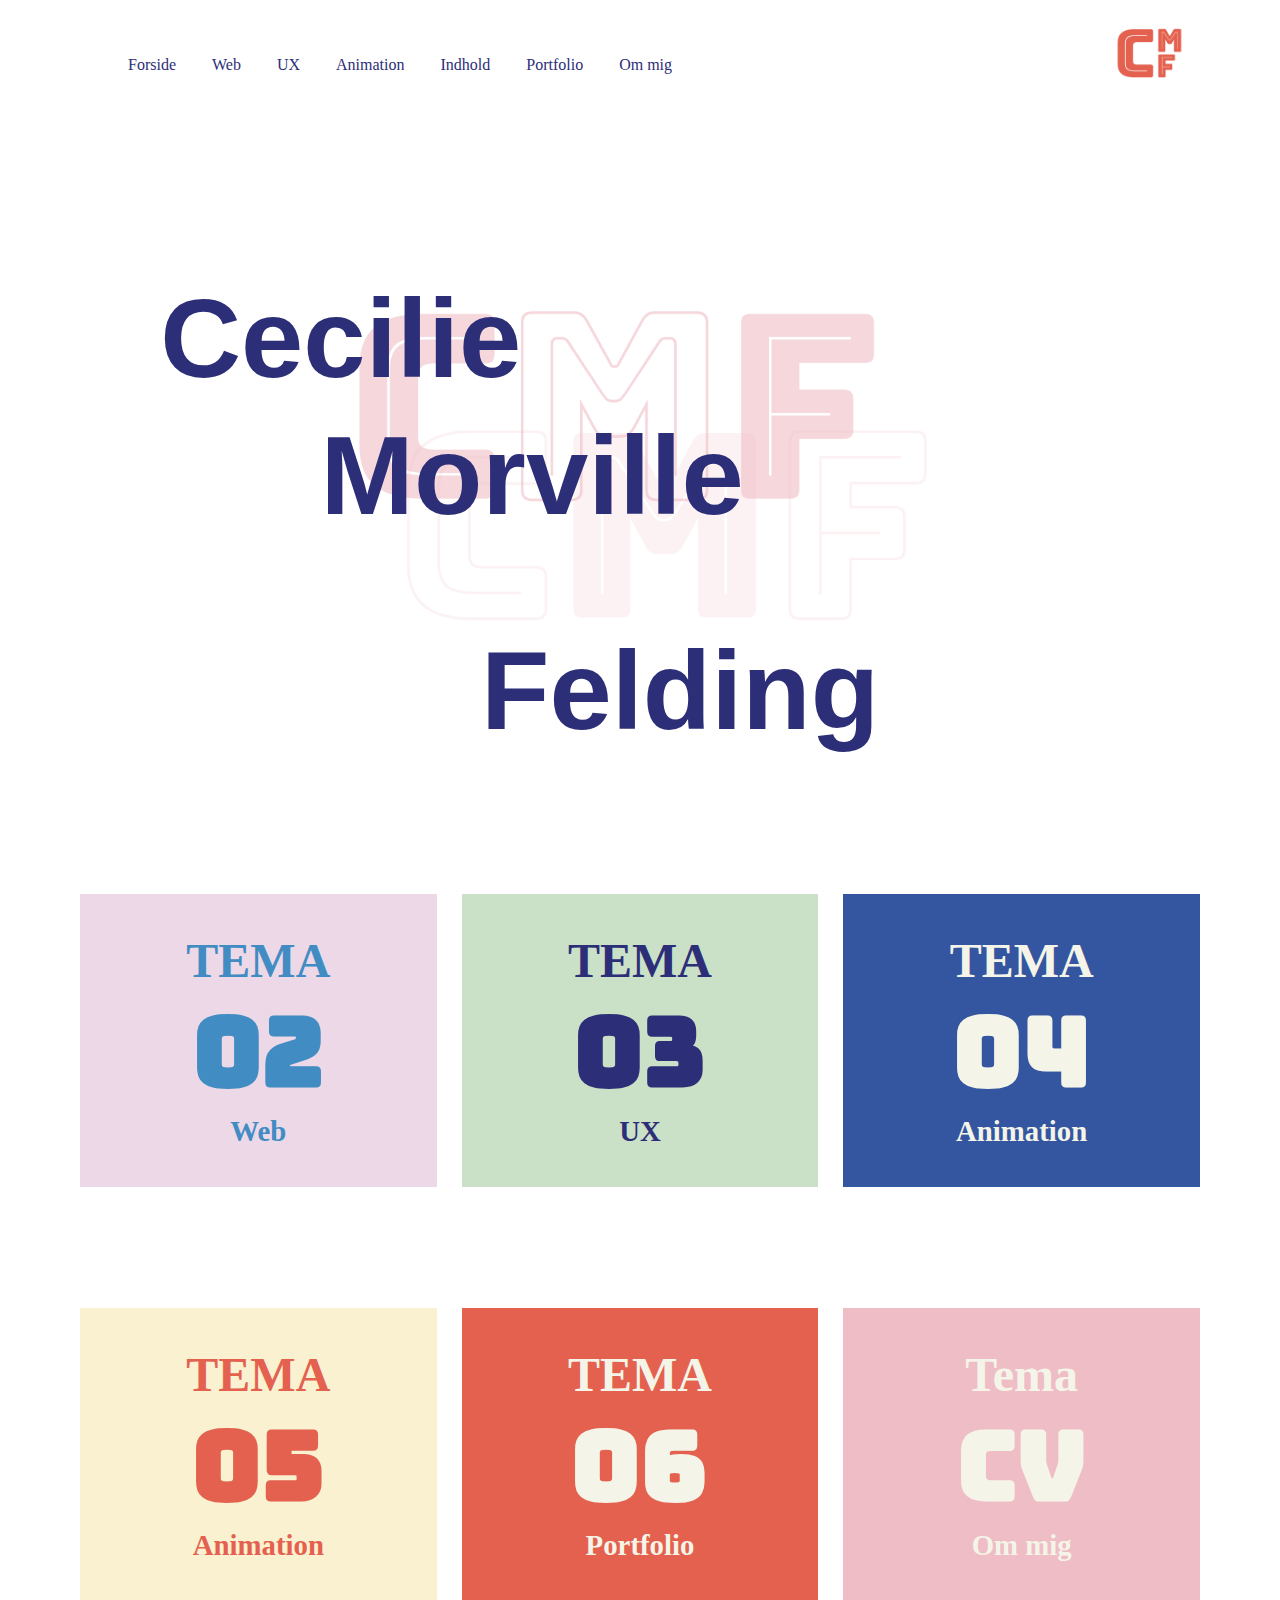
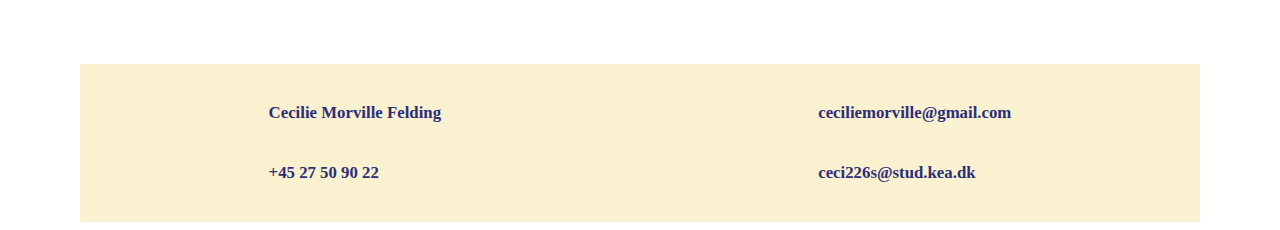
<file: index.html>
<!DOCTYPE html>
<html lang="en">
<head>
    <meta charset="utf-8">
    <meta name="viewport" content="width=device-width, initial-scale=1.0">
    <link rel="preconnect" href="https://fonts.googleapis.com">
    <link rel="preconnect" href="https://fonts.gstatic.com" crossorigin>
    <link href="https://fonts.googleapis.com/css2?family=Bungee+Inline&family=Bungee+Outline&family=Oswald:wght@200;300;400&display=swap" rel="stylesheet">
    <link rel="apple-touch-icon" sizes="180x180" href="favicon/apple-touch-icon.png">
    <link rel="icon" type="image/png" sizes="32x32" href="favicon/favicon-32x32.png">
    <link rel="icon" type="image/png" sizes="16x16" href="favicon/favicon-16x16.png">
    <link rel="manifest" href="favicon/site.webmanifest">
    <link rel="mask-icon" href="favicon/safari-pinned-tab.svg" color="#5bbad5">
    <link rel="shortcut icon" href="favicon/favicon.ico">
    <meta name="msapplication-TileColor" content="#da532c">
    <meta name="msapplication-config" content="favicon/browserconfig.xml">
    <meta name="theme-color" content="#ffffff">
    <title>Cecilie Morville Felding Portfolio</title>
    <link rel="stylesheet" href="style.css">
  
</head>
<body>
    <header>
        <!--Burgermenu'en har jeg copy-pastet fra graphemica.com-->
        <div class="wrapper" id="topnav">
            <nav>
                <div id="menuknap">☰</div>
                <ul id="menu" class="hidden">
                    <li><a href="index.html">Forside</a></li>
                    <li><a href="02web.html">Web</a></li>
                    <li><a href="03ux.html">UX</a></li>
                    <li><a href="04animation.html">Animation</a></li>
                    <li><a href="05indhold.html">Indhold</a></li>
                    <li><a href="06portfolio.html">Portfolio</a></li>
                    <li><a href="ommig.html">Om mig</a></li>
                </ul>
            </nav>

            <a class="logo" href=index.html><img src="billeder/logo.png" alt="cmf">
            </a>

        </div>
    </header>
<main>
    <section id="home_section">
        <h1 class="h1_1">Cecilie</h1>
        <h1 class="h1_2">Morville</h1>
        <h1 class="h1_3">Felding</h1>
    </section>


    <section id="tema_section">
        <section class="portfolio_wrapper">
            <a href="02web.html">
            <div class="portfolio_card portfolio_02">
                <h2>TEMA</h2>
                <h1>02</h1>
                <h3>Web</h3>
            </div> </a>

            <a href="03ux.html">
            <div class="portfolio_card portfolio_03">
                <h2>TEMA</h2>
                <h1>03</h1>
                <h3>UX</h3>
            </div> </a>

            <a href="04animation.html">
                <div class="portfolio_card portfolio_04">
                <h2>TEMA</h2>
                <h1>04</h1>
                <h3>Animation</h3>
            </div></a>

            <a href="05indhold.html">
                <div class="portfolio_card portfolio_05">
                <h2>TEMA</h2>
                <h1>05</h1>
                <h3>Animation</h3>
            </div></a>

            <a href="06portfolio.html">
                <div class="portfolio_card portfolio_06">
                <h2>TEMA</h2>
                <h1>06</h1>
                <h3>Portfolio</h3>
            </div></a>

            <a href="ommig.html">
                <div class="portfolio_card portfolio_07">
                <h2>Tema</h2>
                <h1>CV</h1>
                <h3>Om mig</h3>
            </div></a>
    </section>
    </section>

    <section id="footer">
        <div class="telefon">
          <h6>Cecilie Morville Felding</h6>
          

          <h6>
            <a href="tel:+4527509022">+45 27 50 90 22</h6>
                
      
        </div>

        <div class="mail">
            <h6>
                <a href="mailto:ceciliemorville@gmail.com">ceciliemorville@gmail.com</a>
              </h6>
              <h6>   
            <a href="mailto:ceci226s@stud.kea.dk">ceci226s@stud.kea.dk</a>
          </h6>
        </div>

      </section>

</main>
<script src="script.js"></script>

</body>
</html>
</file>
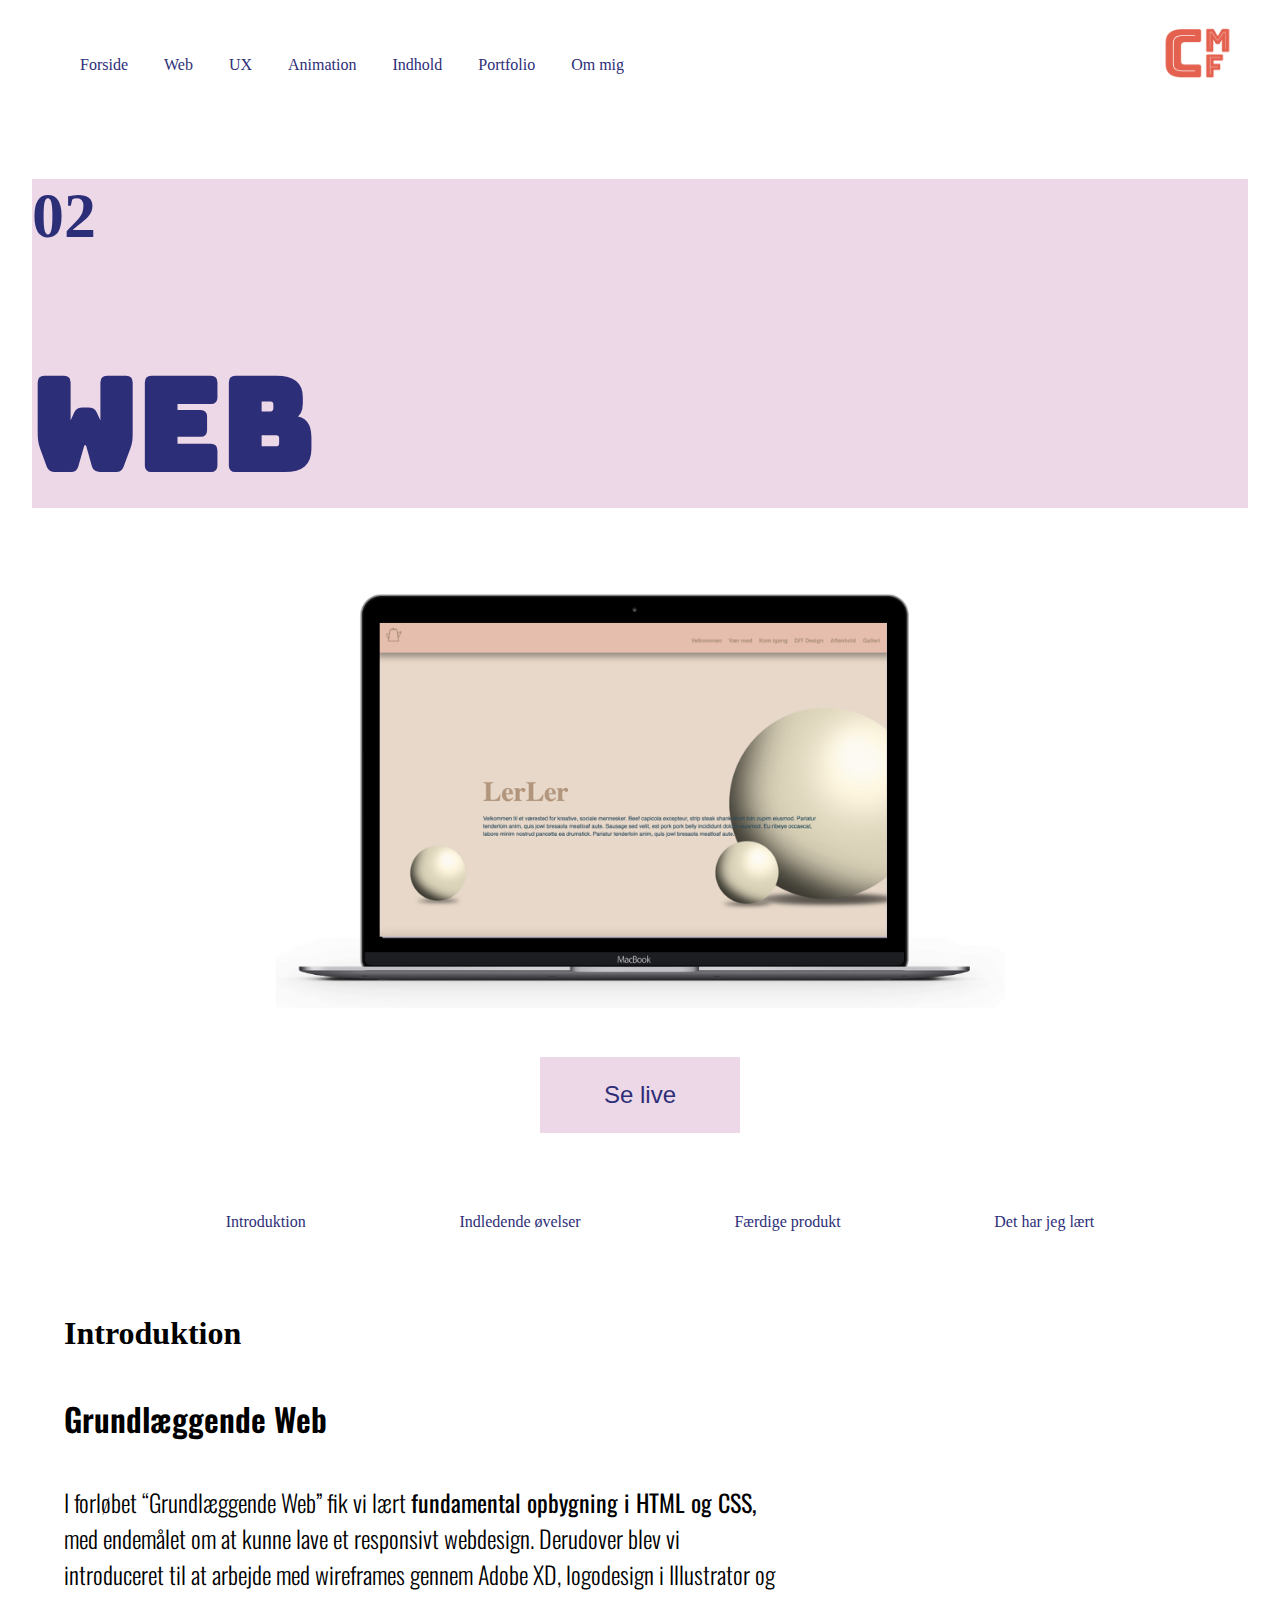
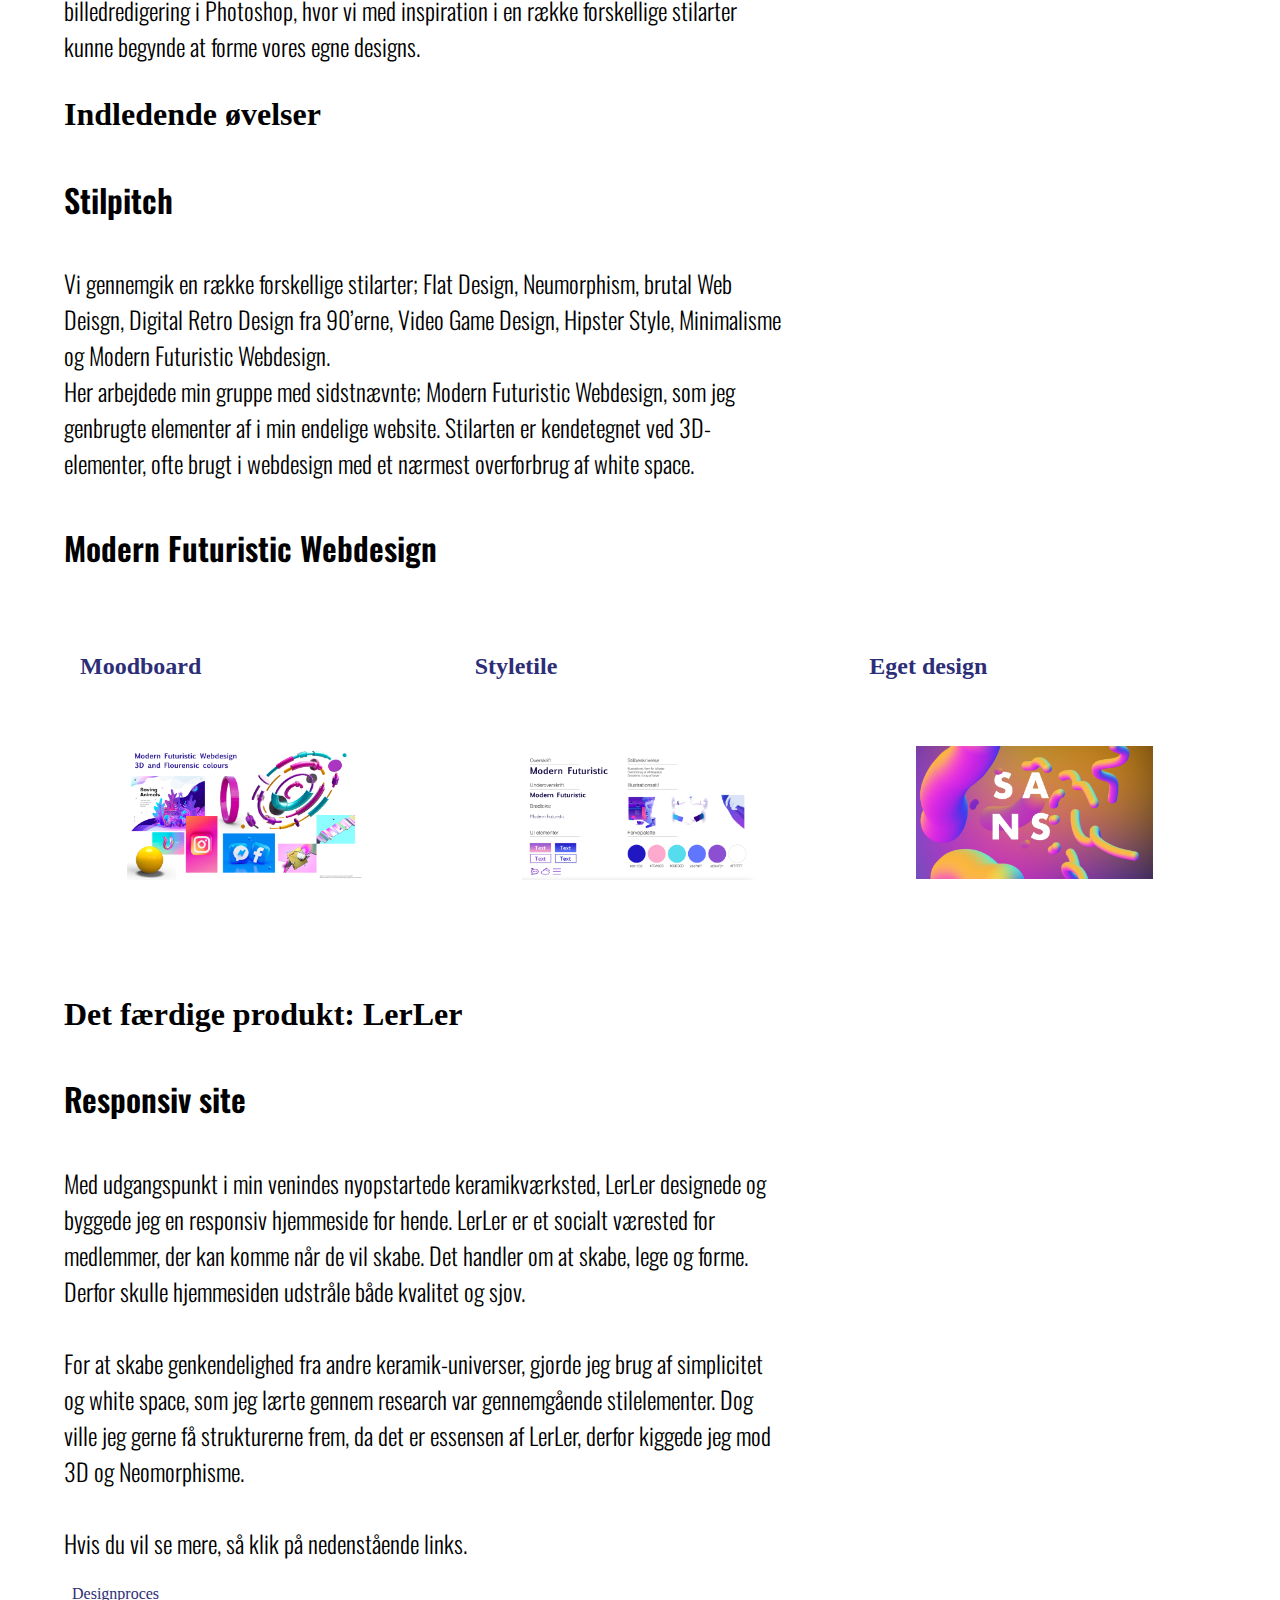
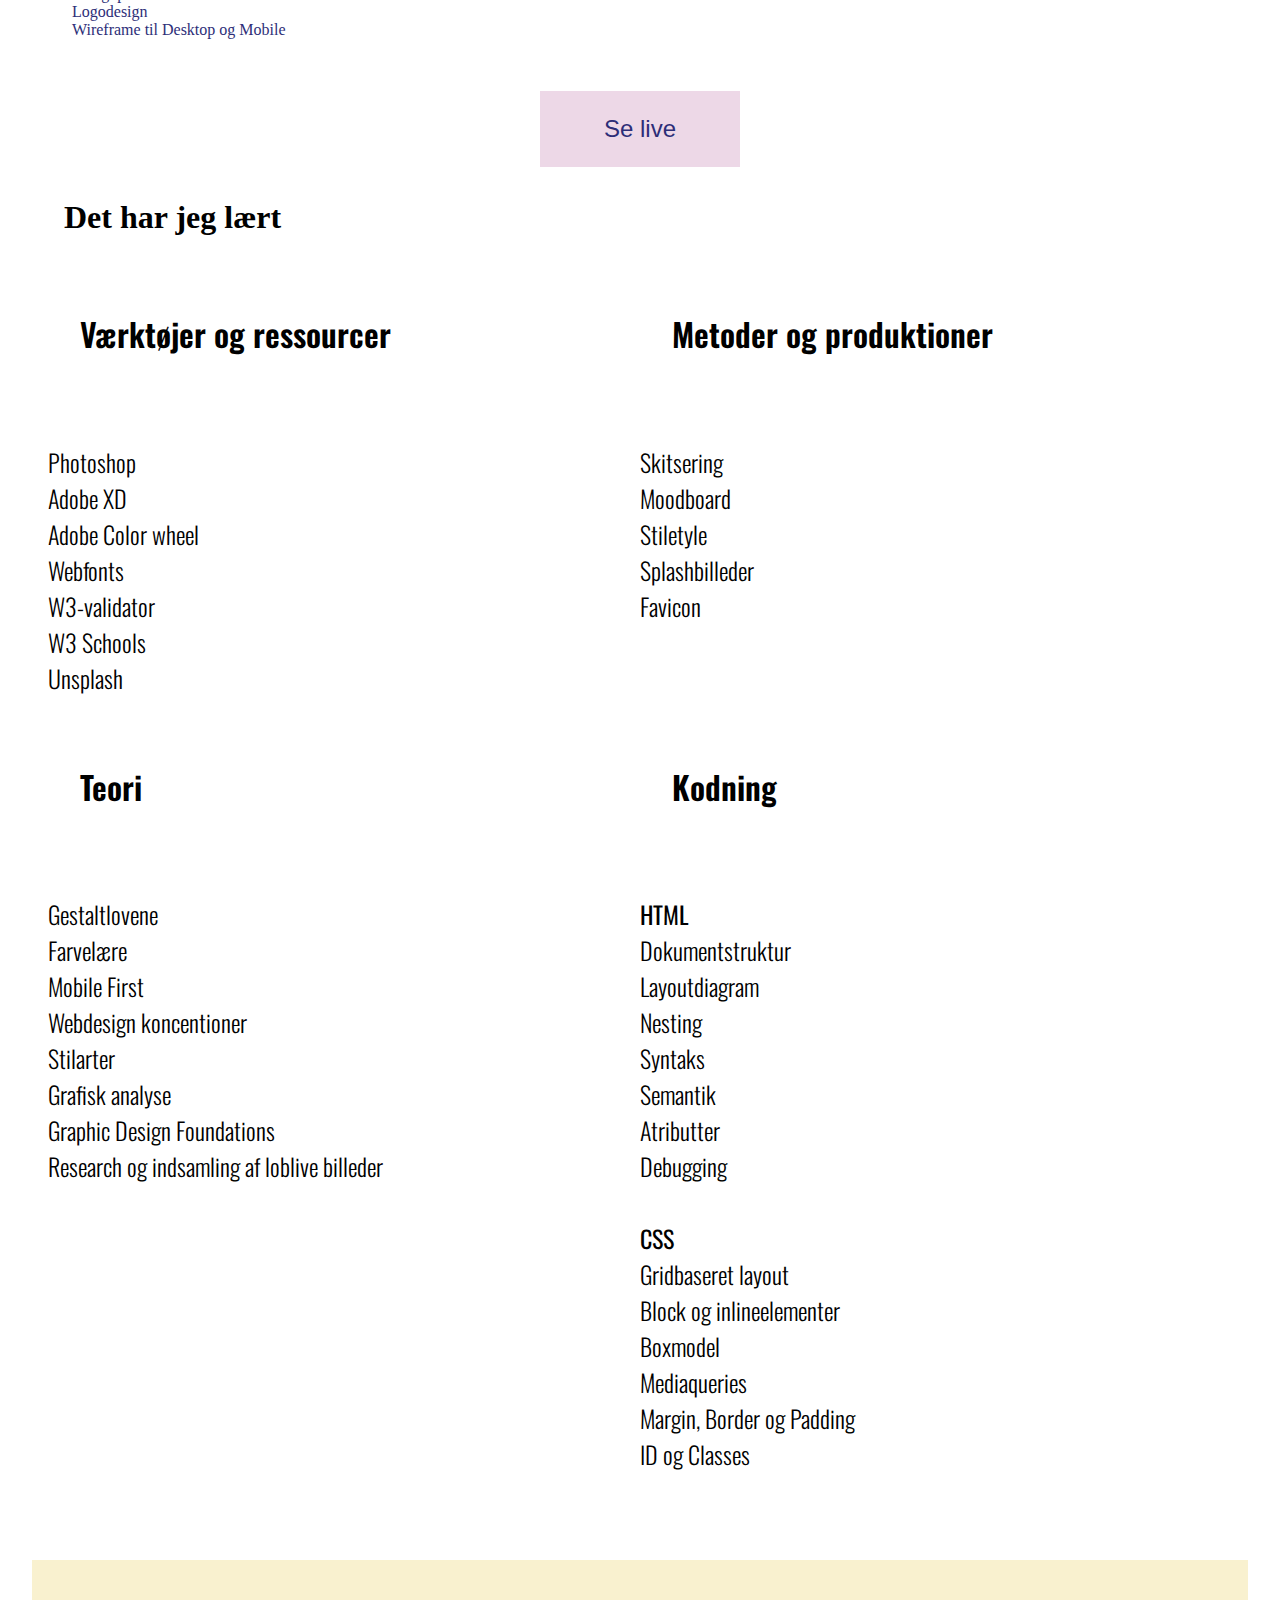
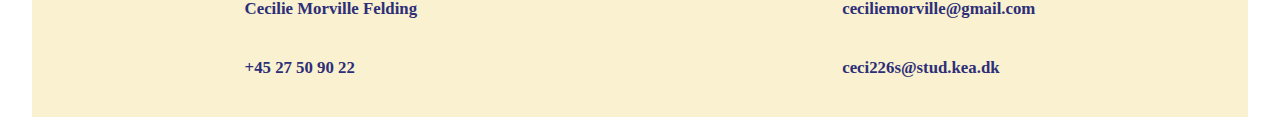
<file: 02web.html>
<!DOCTYPE html>
<html lang="da">

<head>
    <meta charset="utf-8">
    <meta name="viewport" content="width=device-width, initial-scale=1.0">
    <link rel="preconnect" href="https://fonts.googleapis.com">
    <link rel="preconnect" href="https://fonts.gstatic.com" crossorigin>
    <link href="https://fonts.googleapis.com/css2?family=Bungee+Inline&family=Bungee+Outline&family=Oswald:wght@200;300;400&display=swap" rel="stylesheet">
    <link rel="apple-touch-icon" sizes="180x180" href="favicon/apple-touch-icon.png">
    <link rel="icon" type="image/png" sizes="32x32" href="favicon/favicon-32x32.png">
    <link rel="icon" type="image/png" sizes="16x16" href="favicon/favicon-16x16.png">
    <link rel="manifest" href="favicon/site.webmanifest">
    <link rel="mask-icon" href="favicon/safari-pinned-tab.svg" color="#5bbad5">
    <link rel="shortcut icon" href="favicon/favicon.ico">
    <meta name="msapplication-TileColor" content="#da532c">
    <meta name="msapplication-config" content="favicon/browserconfig.xml">
    <meta name="theme-color" content="#ffffff">
    <title>Web</title>
    <link rel="stylesheet" href="portfolio.css">

</head>

<body>
    <header>
        <!--Burgermenu'en har jeg copy-pastet fra graphemica.com-->
        <div class="wrapper" id="topnav">
            <nav>
                <div id="menuknap">☰</div>
                <ul id="menu" class="hidden">
                    <li><a href="index.html">Forside</a></li>
                    <li><a href="02web.html">Web</a></li>
                    <li><a href="03ux.html">UX</a></li>
                    <li><a href="04animation.html">Animation</a></li>
                    <li><a href="05indhold.html">Indhold</a></li>
                    <li><a href="06portfolio.html">Portfolio</a></li>
                    <li><a href="ommig.html">Om mig</a></li>
                </ul>
            </nav>

            <a class="logo" href=index.html><img src="billeder/logo.png" alt="cmf">
            </a>

        </div>
    </header>

    <main id="wrapper_02">
        <div class="splashbox">
            <h2>02</h2>
            <h1>WEB</h1>
        </div>
        <section id="splash_section_02">
            <div class="container_splash">
                <img src="billeder/02_splash.png" alt="Lerlersplash">
            </div>
            <!--Target=blank får linket til at åbne i et nyt vindue-->
            <a class="lerler_knap" href="http://ceciliemorville.dk/kea/02_web/04_responsive/responsive_site_v2/index.html" target="_blank">Se live</a>
        </section>

        <section id="links_section_02">
            <nav>
                <ul class="links">
                    <li><a href="#02_introduktion_section">Introduktion </a></li>
                    <li><a href="#oevelser_section_02">Indledende øvelser</a></li>
                    <li><a href="#faerdigeprodukt_section_02">Færdige produkt</a></li>
                    <li><a href="#harjeglaert_section_02">Det har jeg lært</a></li>
                </ul>
            </nav>
        </section>

        <section id="introduktion_section_02">
            <br>
            <br>
            <h3>Introduktion</h3>
            <h4>Grundlæggende Web</h4>
            <p>I forløbet “Grundlæggende Web” fik vi lært <b>fundamental opbygning i HTML og CSS,</b> med endemålet om at kunne lave et responsivt webdesign. Derudover blev vi introduceret til at arbejde med wireframes gennem Adobe XD, logodesign i Illustrator og billedredigering i Photoshop, hvor vi med inspiration i en række forskellige stilarter kunne begynde at forme vores egne designs.</p>
        </section>

        <section id="oevelser_section_02">
            <h3>Indledende øvelser</h3>
            <h4>Stilpitch</h4>
            <p>Vi gennemgik en række forskellige stilarter; Flat Design, Neumorphism, brutal Web Deisgn, Digital Retro Design fra 90’erne, Video Game Design, Hipster Style, Minimalisme og Modern Futuristic Webdesign.<br> Her arbejdede min gruppe med sidstnævnte; Modern Futuristic Webdesign, som jeg genbrugte elementer af i min endelige website. Stilarten er kendetegnet ved 3D-elementer, ofte brugt i webdesign med et nærmest overforbrug af white space.
            </p>

            <h4>Modern Futuristic Webdesign</h4>

            <div class="oevelser_section_wrapper">
                <div class="col">
                    <h5>Moodboard</h5><br><img src="billeder/02_moodboard.png" alt="Moodboard">
                </div>
                <div class="col">
                    <h5>Styletile</h5><br><img src="billeder/02_styletile.png" alt="Styletile">
                </div>
                <div class="col">
                    <h5>Eget design</h5><br><img src="billeder/02_egetdesign.png" alt="Egetdesign">
                </div>

            </div>

        </section>

        <section id="faerdigeprodukt_section_02">
            <br>
            <br>
            <h3>Det færdige produkt: LerLer
            </h3>
            <h4>Responsiv site</h4>
            <p>Med udgangspunkt i min venindes nyopstartede keramikværksted, LerLer designede og byggede jeg en responsiv hjemmeside for hende. LerLer er et socialt værested for medlemmer, der kan komme når de vil skabe. Det handler om at skabe, lege og forme. Derfor skulle hjemmesiden udstråle både kvalitet og sjov. <br> <br> For at skabe genkendelighed fra andre keramik-universer, gjorde jeg brug af simplicitet og white space, som jeg lærte gennem research var gennemgående stilelementer. Dog ville jeg gerne få strukturerne frem, da det er essensen af LerLer, derfor kiggede jeg mod 3D og Neomorphisme. <br> <br> Hvis du vil se mere, så klik på nedenstående links. </p>



        </section>

        <section id="dokumenter_section_02">
            <ul class="dokumentlinks">
                <li><a href="dokumenter/02_designproces.pdf" target="_blank">Designproces</a></li>
                <li><a href="dokumenter/02_logodesign.pdf" target="_blank">Logodesign</a></li>
                <li><a href="https://xd.adobe.com/view/42ffeeea-0734-4f1b-9a7c-d8167cec91a5-17ac/ " target="_blank">Wireframe til Desktop og Mobile</a></li>
            </ul>
            <br>
            <br>

            <a class="lerler_knap" href="http://ceciliemorville.dk/kea/02_web/04_responsive/responsive_site_v2/index.html" target="_blank">Se live</a>

        </section>

        <section id="harjeglaert_section_02">
            <h3>Det har jeg lært
            </h3>
            <div class="harjeglaert_section_wrapper">
                <div class="col">
                    <h4>Værktøjer og ressourcer</h4>
                    <p>Photoshop
                        <br> Adobe XD
                        <br> Adobe Color wheel
                        <br> Webfonts
                        <br> W3-validator
                        <br> W3 Schools
                        <br> Unsplash
                    </p>
                </div>
                <div class="col">
                    <h4>Metoder og produktioner</h4>
                    <p>Skitsering
                        <br> Moodboard
                        <br> Stiletyle
                        <br> Splashbilleder
                        <br> Favicon
                    </p>
                </div>
                <div class="col">
                    <h4>Teori</h4>
                    <p>Gestaltlovene
                        <br> Farvelære
                        <br> Mobile First
                        <br> Webdesign koncentioner
                        <br> Stilarter
                        <br> Grafisk analyse
                        <br> Graphic Design Foundations
                        <br> Research og indsamling af loblive billeder
                    </p>
                </div>
                <div class="col">
                    <h4>Kodning</h4>
                    <p><b>HTML</b>
                        <br> Dokumentstruktur
                        <br> Layoutdiagram
                        <br> Nesting
                        <br> Syntaks
                        <br> Semantik
                        <br> Atributter
                        <br> Debugging
                        <br>
                        <br> <b>CSS</b>
                        <br> Gridbaseret layout
                        <br> Block og inlineelementer
                        <br> Boxmodel
                        <br> Mediaqueries
                        <br> Margin, Border og Padding
                        <br> ID og Classes
                    </p>
                </div>
            </div>


        </section>


        <section id="footer">
            <div class="telefon">
              <h6>Cecilie Morville Felding</h6>
              

              <h6>
                <a href="tel:+4527509022">+45 27 50 90 22</h6>
                    
          
            </div>
    
            <div class="mail">
                <h6>
                    <a href="mailto:ceciliemorville@gmail.com">ceciliemorville@gmail.com</a>
                  </h6>
                  <h6>   
                <a href="mailto:ceci226s@stud.kea.dk">ceci226s@stud.kea.dk</a>
              </h6>
            </div>
    
          </section>

    </main>
    <script src="script.js"></script>
</body>

</html>
</file>
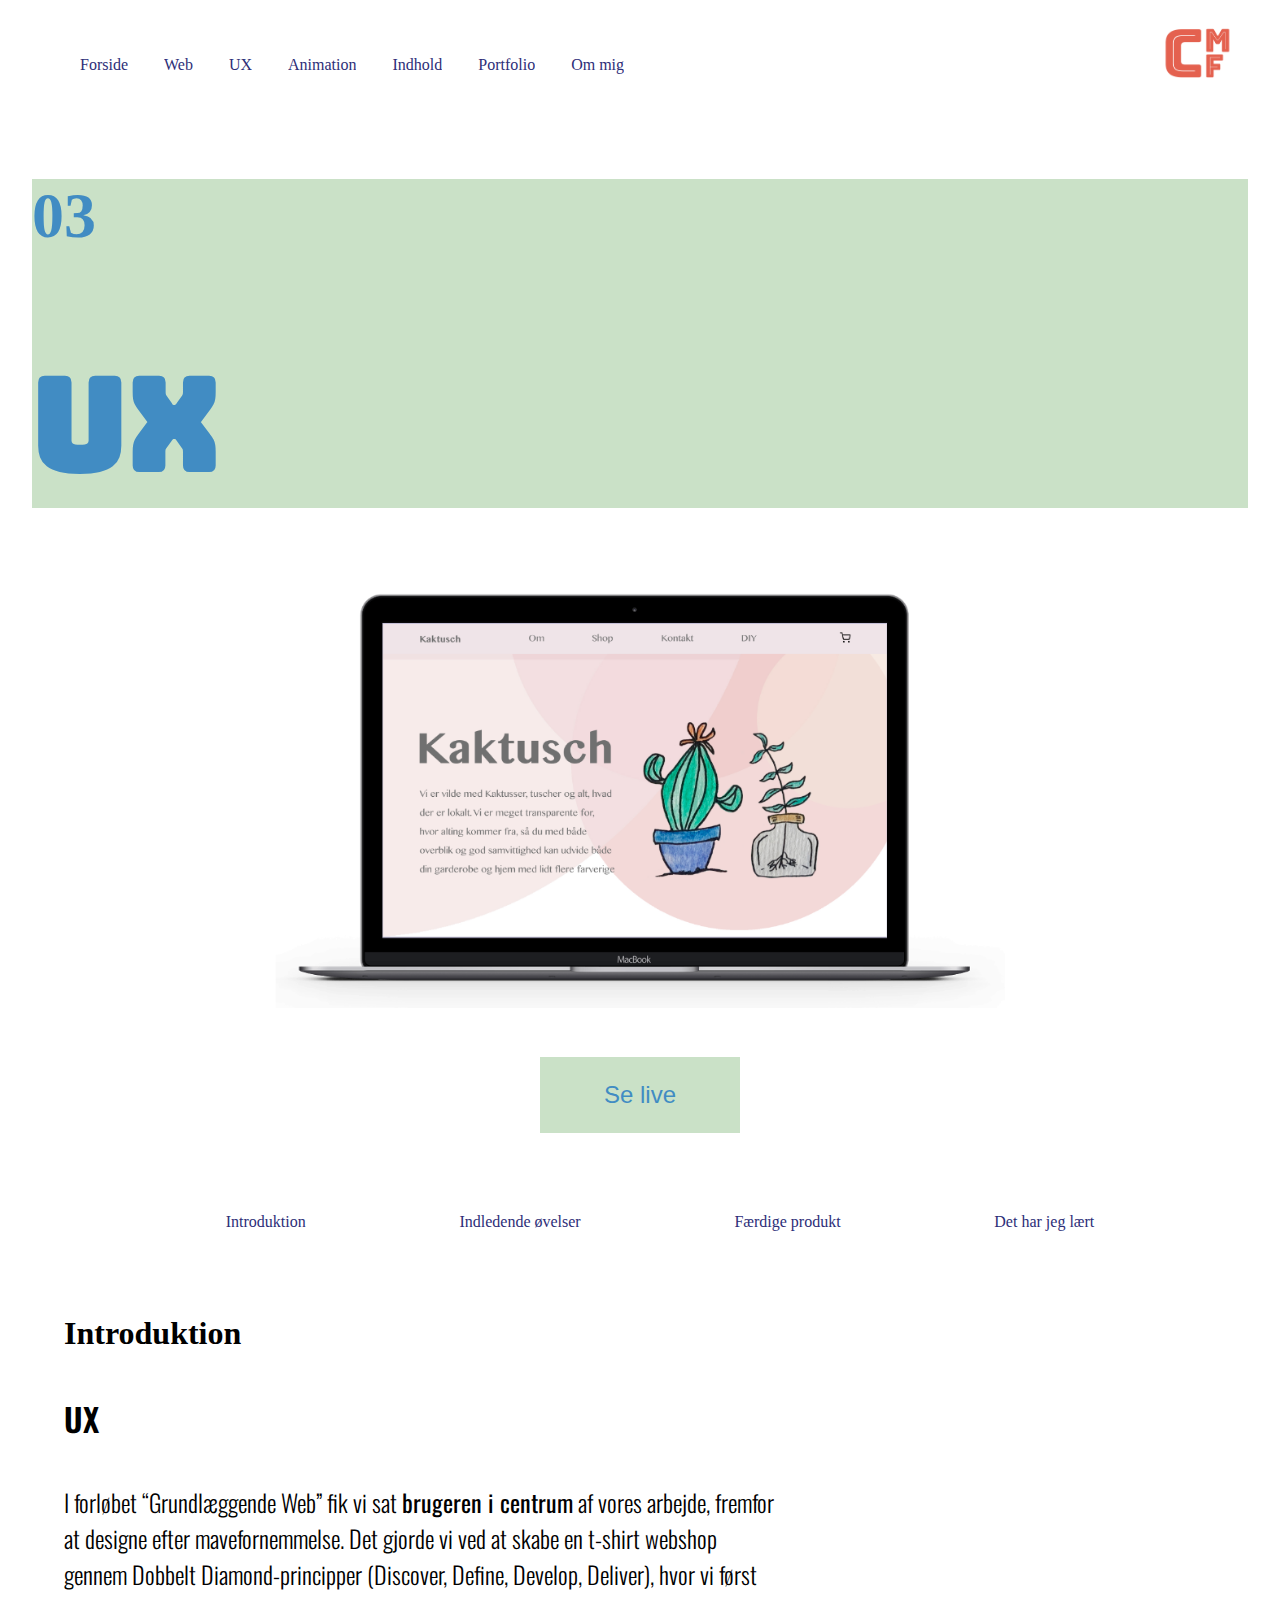
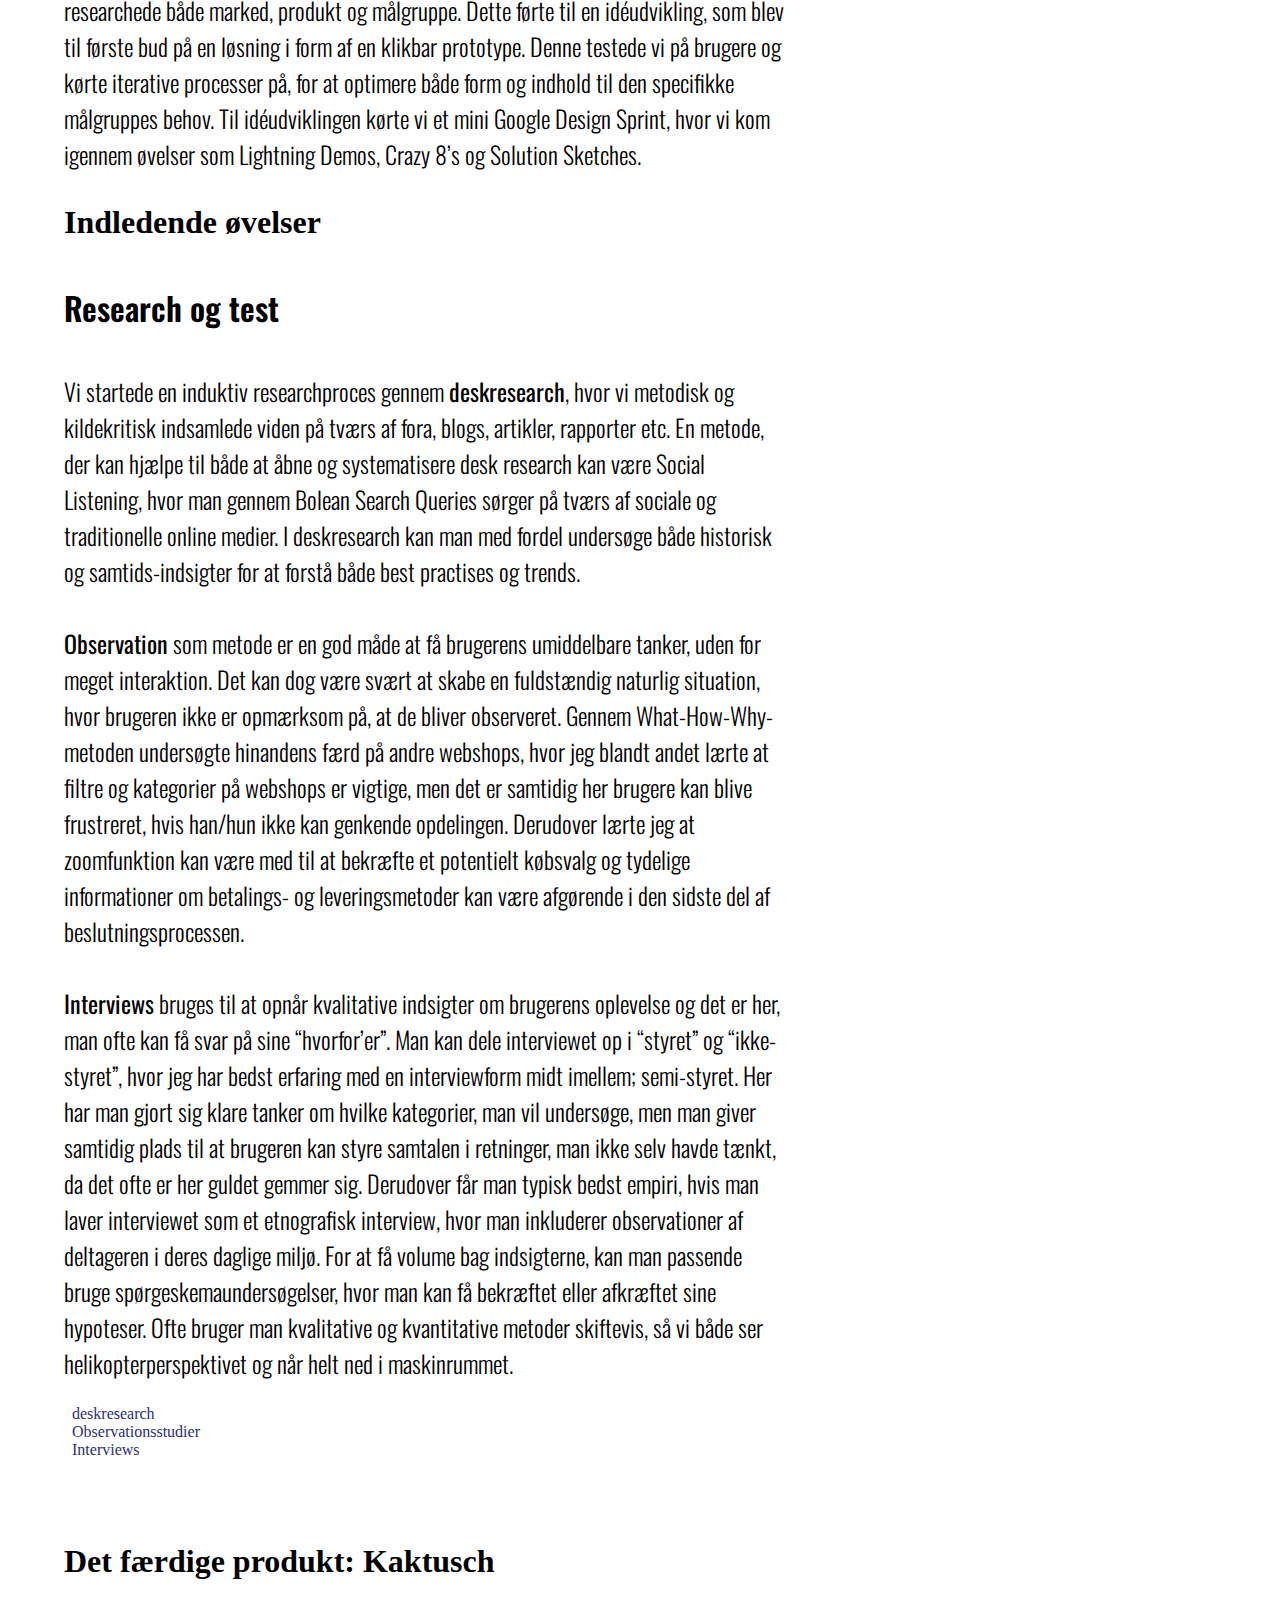
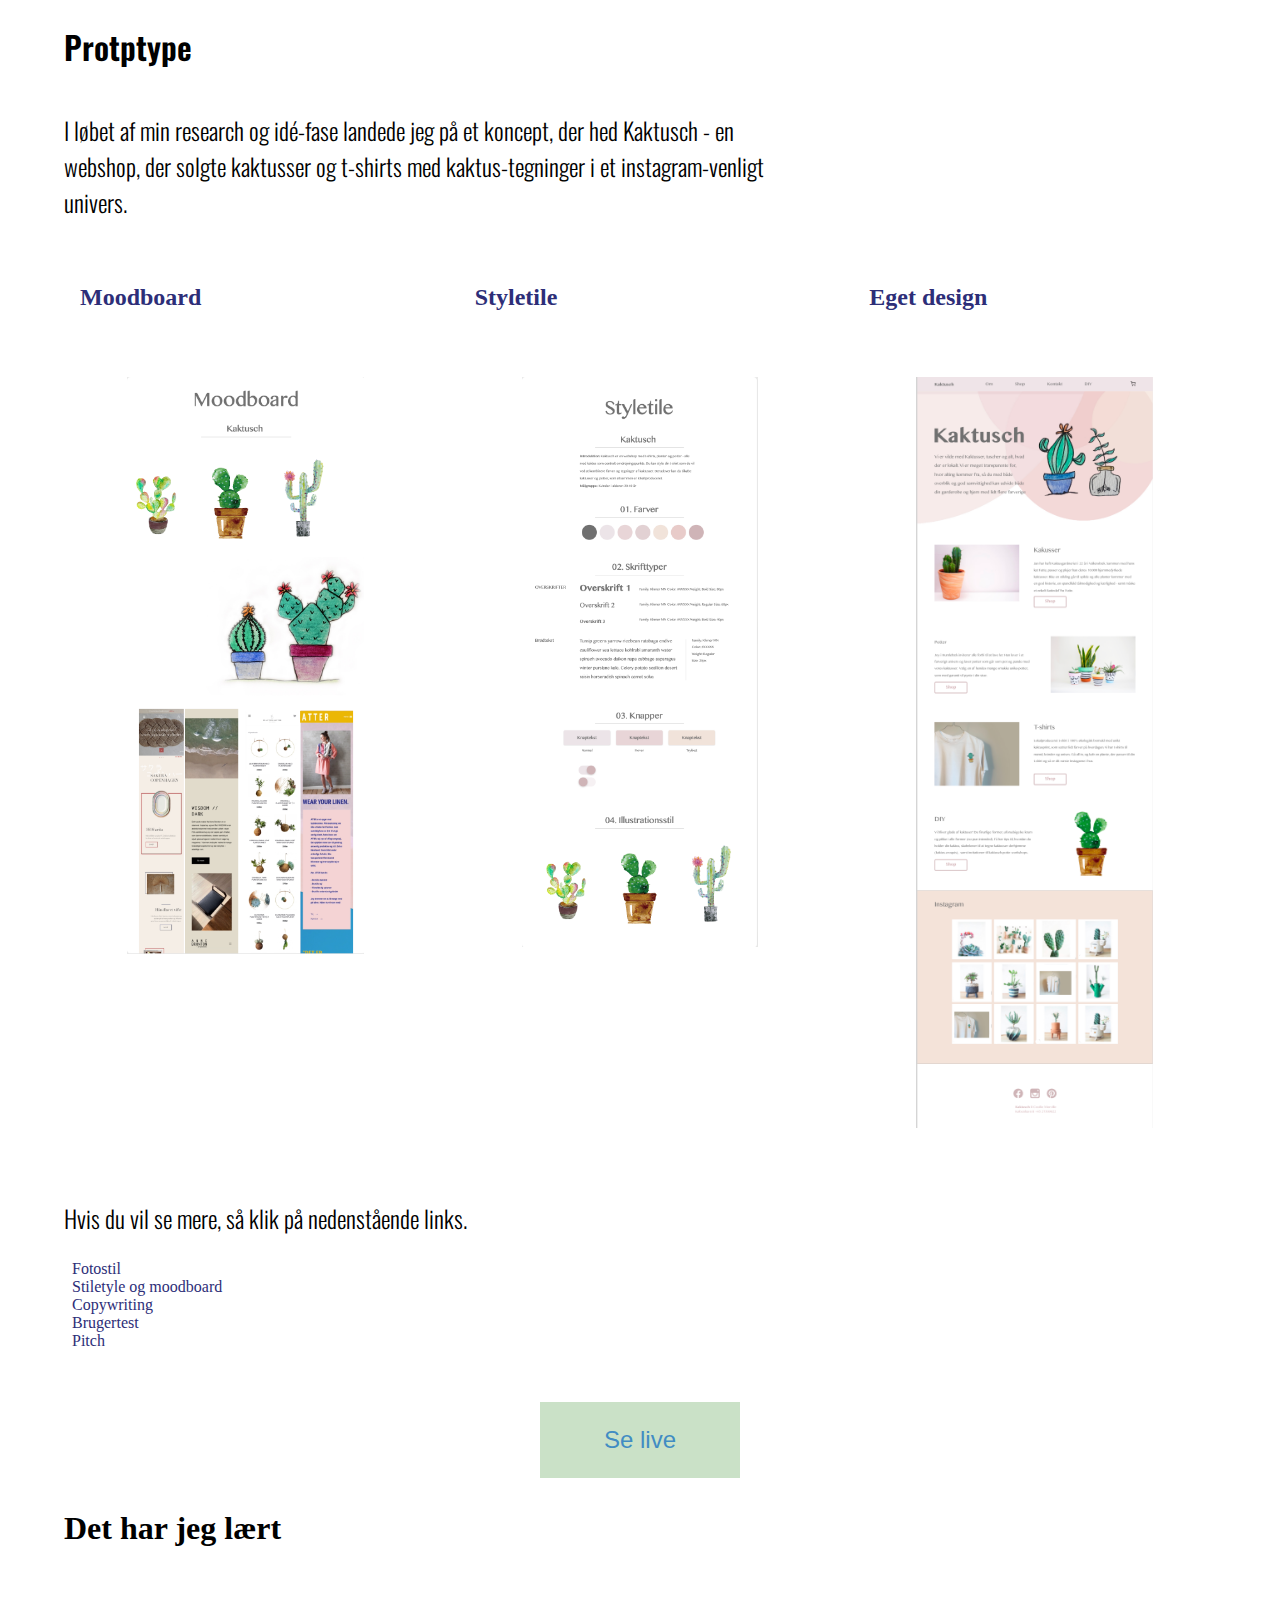
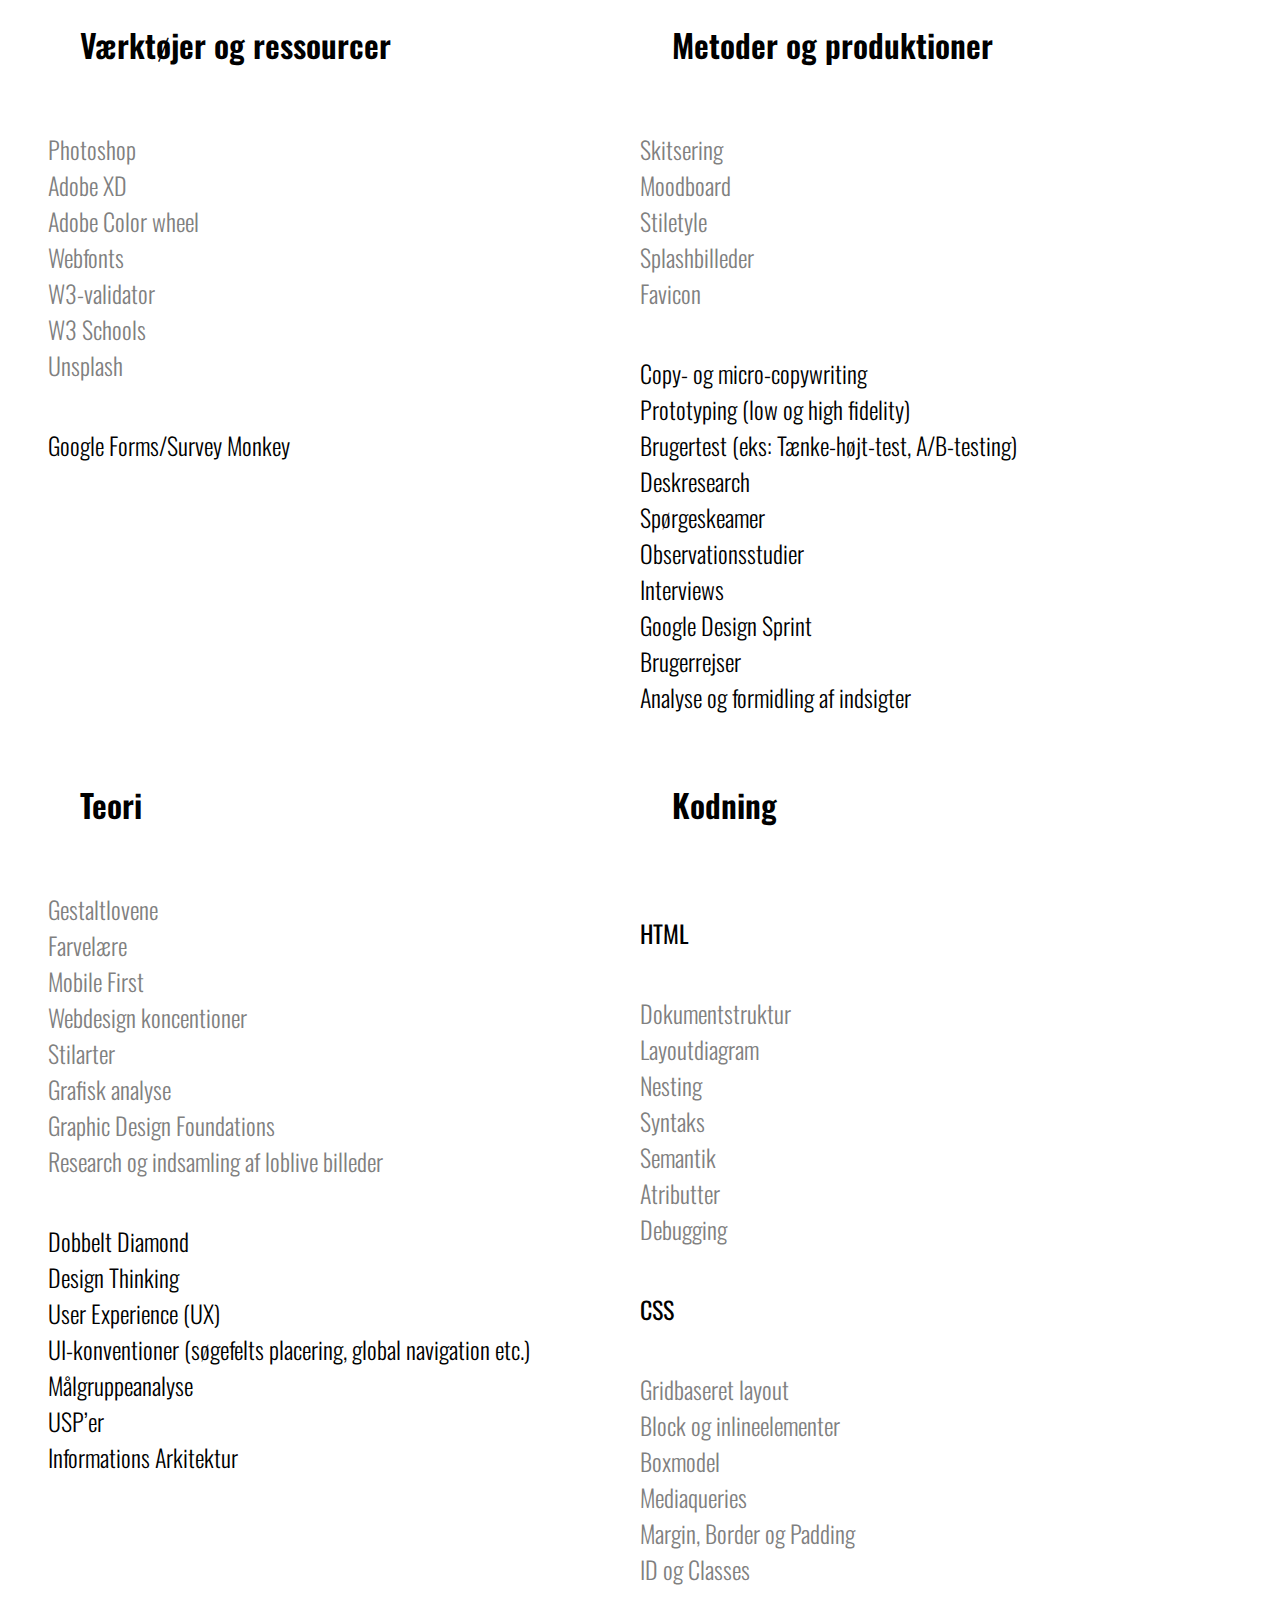
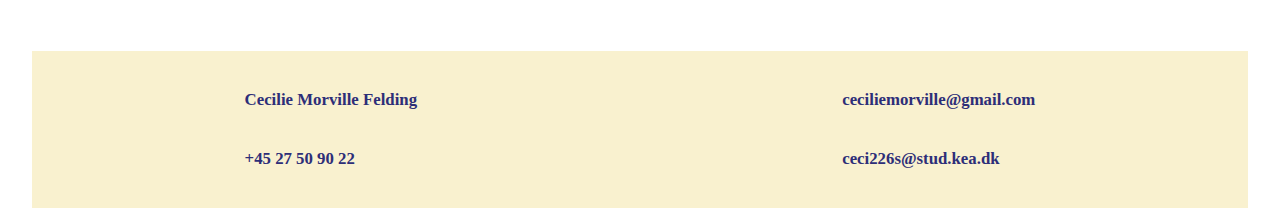
<file: 03ux.html>
<!DOCTYPE html>
<html lang="da">

<head>
    <meta charset="utf-8">
    <meta name="viewport" content="width=device-width, initial-scale=1.0">
    <link rel="preconnect" href="https://fonts.googleapis.com">
    <link rel="preconnect" href="https://fonts.gstatic.com" crossorigin>
    <link href="https://fonts.googleapis.com/css2?family=Bungee+Inline&family=Bungee+Outline&family=Oswald:wght@200;300;400&display=swap" rel="stylesheet">
    <link rel="preconnect" href="https://fonts.googleapis.com">
    <link rel="apple-touch-icon" sizes="180x180" href="favicon/apple-touch-icon.png">
    <link rel="icon" type="image/png" sizes="32x32" href="favicon/favicon-32x32.png">
    <link rel="icon" type="image/png" sizes="16x16" href="favicon/favicon-16x16.png">
    <link rel="manifest" href="favicon/site.webmanifest">
    <link rel="mask-icon" href="favicon/safari-pinned-tab.svg" color="#5bbad5">
    <link rel="shortcut icon" href="favicon/favicon.ico">
    <meta name="msapplication-TileColor" content="#da532c">
    <meta name="msapplication-config" content="favicon/browserconfig.xml">
    <meta name="theme-color" content="#ffffff">
    <title>UX</title>
    <link rel="stylesheet" href="portfolio.css">

</head>

<body>
    <header>
        <!--Burgermenu'en har jeg copy-pastet fra graphemica.com-->
        <div class="wrapper" id="topnav">
            <nav>
                <div id="menuknap">☰</div>
                <ul id="menu" class="hidden">
                    <li><a href="index.html">Forside</a></li>
                    <li><a href="02web.html">Web</a></li>
                    <li><a href="03ux.html">UX</a></li>
                    <li><a href="04animation.html">Animation</a></li>
                    <li><a href="05indhold.html">Indhold</a></li>
                    <li><a href="06portfolio.html">Portfolio</a></li>
                    <li><a href="ommig.html">Om mig</a></li>
                </ul>
            </nav>

            <a class="logo" href=index.html><img src="billeder/logo.png" alt="cmf">
            </a>

        </div>
    </header>

    <main id="wrapper_03">
        <div class="splashbox_03">
            <h2>03</h2>
            <h1>UX</h1>
        </div>
        <section id="splash_section_03">
            <div class="container_splash">
                <img src="billeder/03_splash.png" alt="Kaktuschsplash">
            </div>
            <!--Target=blank får linket til at åbne i et nyt vindue-->
            <a class="kaktusch_knap" href="https://xd.adobe.com/view/37ee6c91-343c-4ac3-a053-f11429cb8af4-62bd/" target="_blank">Se live</a>
        </section>

        <section id="links_section_03">
            <nav>
                <ul class="links">
                    <li><a href="#introduktion_section_03">
                            Introduktion
                        </a></li>
                    <li><a href="#oevelser_section_03">Indledende øvelser</a></li>
                    <li><a href="#faerdigeprodukt_section_03">Færdige produkt</a></li>
                    <li><a href="#harjeglaert_section_03">Det har jeg lært</a></li>
                </ul>
            </nav>
        </section>

        <section id="introduktion_section_03">
            <br>
            <br>
            <h3>Introduktion</h3>
            <h4>UX</h4>
            <p>I forløbet “Grundlæggende Web” fik vi sat <b>brugeren i centrum</b> af vores arbejde, fremfor at designe efter mavefornemmelse. Det gjorde vi ved at skabe en t-shirt webshop gennem Dobbelt Diamond-principper (Discover, Define, Develop, Deliver), hvor vi først researchede både marked, produkt og målgruppe. Dette førte til en idéudvikling, som blev til første bud på en løsning i form af en klikbar prototype. Denne testede vi på brugere og kørte iterative processer på, for at optimere både form og indhold til den specifikke målgruppes behov. Til idéudviklingen kørte vi et mini Google Design Sprint, hvor vi kom igennem øvelser som Lightning Demos, Crazy 8’s og Solution Sketches. </p>
        </section>

        <section id="oevelser_section_03">
            <h3>Indledende øvelser</h3>
            <h4>Research og test</h4>
            <p>Vi startede en induktiv researchproces gennem <b>deskresearch</b>, hvor vi metodisk og kildekritisk indsamlede viden på tværs af fora, blogs, artikler, rapporter etc. En metode, der kan hjælpe til både at åbne og systematisere desk research kan være Social Listening, hvor man gennem Bolean Search Queries sørger på tværs af sociale og traditionelle online medier. I deskresearch kan man med fordel undersøge både historisk og samtids-indsigter for at forstå både best practises og trends. 
                <br>
                <br>
                <b>Observation</b> som metode er en god måde at få brugerens umiddelbare tanker, uden for meget interaktion. Det kan dog være svært at skabe en fuldstændig naturlig situation, hvor brugeren ikke er opmærksom på, at de bliver observeret. Gennem What-How-Why-metoden undersøgte hinandens færd på andre webshops, hvor jeg blandt andet lærte at filtre og kategorier på webshops er vigtige, men det er samtidig her brugere kan blive frustreret, hvis han/hun ikke kan genkende opdelingen. Derudover lærte jeg at zoomfunktion kan være med til at bekræfte et potentielt købsvalg og tydelige informationer om betalings- og leveringsmetoder kan være afgørende i den sidste del af beslutningsprocessen. 
                <br>
                <br>
                <b>Interviews</b> bruges til at opnår kvalitative indsigter om brugerens oplevelse og det er her, man ofte kan få svar på sine “hvorfor’er”. Man kan dele interviewet op i “styret” og “ikke-styret”, hvor jeg har bedst erfaring med en interviewform midt imellem; semi-styret. Her har man gjort sig klare tanker om hvilke kategorier, man vil undersøge, men man giver samtidig plads til at brugeren kan styre samtalen i retninger, man ikke selv havde tænkt, da det ofte er her guldet gemmer sig. Derudover får man typisk bedst empiri, hvis man laver interviewet som et etnografisk interview, hvor man inkluderer observationer af deltageren i deres daglige miljø. For at få volume bag indsigterne, kan man passende bruge spørgeskemaundersøgelser, hvor man kan få bekræftet eller afkræftet sine hypoteser. Ofte bruger man kvalitative og kvantitative metoder skiftevis, så vi både ser helikopterperspektivet og når helt ned i maskinrummet.
            </p>
        </section>


            <section id="dokumenter_section_03">
                <ul class="dokumentlinks">
                    <li><a href="dokumenter/03_deskresearch.pdf" target="_blank">deskresearch</a></li>
                    <li><a href="dokumenter/03_observationsstudier.pdf" target="_blank">Observationsstudier</a></li>
                    <li><a href="dokumenter/03_interviews.pdf" target="_blank">Interviews</a></li>
                </ul>
            </section>


        <section id="faerdigeprodukt_section_03">
            <br>
            <br>
            <h3>Det færdige produkt: Kaktusch
            </h3>
            <h4>Protptype</h4>
            <p>I løbet af min research og idé-fase landede jeg på et koncept, der hed Kaktusch - en webshop, der solgte kaktusser og t-shirts med kaktus-tegninger i et instagram-venligt univers. </p>

            <div class="oevelser_section_wrapper">
                <div class="col">
                    <h5>Moodboard</h5><br><img src="billeder/03_moodboard.png" alt="Moodboard">
                </div>
                <div class="col">
                    <h5>Styletile</h5><br><img src="billeder/03_styletile.png" alt="Styletile">
                </div>
                <div class="col">
                    <h5>Eget design</h5><br><img src="billeder/03_prototype.png" alt="Egetdesign">
                </div>

            </div>

        </section>

        <section id="dokumenter_section_03_2">
            <p>Hvis du vil se mere, så klik på nedenstående links.</p>

            <ul class="dokumentlinks">
                <li><a href="dokumenter/03_fotostil.png" target="_blank">Fotostil</a></li>
                <li><a href="dokumenter/03_styletile.pdf" target="_blank">Stiletyle og moodboard</a></li>
                <li><a href="dokumenter/03_copywriting.pdf" target="_blank">Copywriting</a></li>
                <li><a href="dokumenter/03_brugertest.pdf" target="_blank">Brugertest</a></li>
                <li><a href="dokumenter/03_pitch.pdf" target="_blank">Pitch</a></li>
            </ul>
            <br>
            <br>

            <a class="kaktusch_knap" href="https://xd.adobe.com/view/37ee6c91-343c-4ac3-a053-f11429cb8af4-62bd/" target="_blank">Se live</a>

        </section>

<!-- HTML-checker laver fejl ved at p1 er et barn af div'en, dog har jeg ikke kunne finde ud af at løse det, og da koden virker har jeg ladt den stå, dog velvidende at Html-checkeren melder fejl.  -->

        <section id="harjeglaert_section_03">
            <h3>Det har jeg lært
            </h3>
            <div class="harjeglaert_section_wrapper">
                <div class="col">
                    <h4>Værktøjer og ressourcer</h4>
                    <p1>Photoshop
                        <br> Adobe XD
                        <br> Adobe Color wheel
                        <br> Webfonts
                        <br> W3-validator
                        <br> W3 Schools
                        <br> Unsplash 
                        </p1>
                        <p>Google Forms/Survey Monkey
                    </p>
                </div>
                <div class="col">
                    <h4>Metoder og produktioner</h4>
                    <p1>Skitsering
                        <br> Moodboard
                        <br> Stiletyle
                        <br> Splashbilleder
                        <br> Favicon
                    </p1>
<p>
                    Copy- og micro-copywriting
                    <br> Prototyping (low og high fidelity)
                    <br> Brugertest (eks: Tænke-højt-test, A/B-testing)
                    <br> Deskresearch
                    <br> Spørgeskeamer
                    <br> Observationsstudier
                    <br> Interviews
                    <br> Google Design Sprint
                    <br> Brugerrejser
                    <br> Analyse og formidling af indsigter
</p>
                </div>
                <div class="col">
                    <h4>Teori</h4>
                    <p1>Gestaltlovene
                        <br> Farvelære
                        <br> Mobile First
                        <br> Webdesign koncentioner
                        <br> Stilarter
                        <br> Grafisk analyse
                        <br> Graphic Design Foundations
                        <br> Research og indsamling af loblive billeder
                    </p1>
                    <p>
                        Dobbelt Diamond
                        <br> Design Thinking
                        <br> User Experience (UX)
                        <br> UI-konventioner (søgefelts placering, global navigation etc.)
                        <br> Målgruppeanalyse
                        <br> USP’er
                        <br> Informations Arkitektur
                    </p>
                </div>
                <div class="col">
                    <h4>Kodning</h4>
                    <p><b>HTML</b></p>
                    <p1>
                        Dokumentstruktur
                        <br> Layoutdiagram
                        <br> Nesting
                        <br> Syntaks
                        <br> Semantik
                        <br> Atributter
                        <br> Debugging
                        </p1>
                        <p><b>CSS</b></p>
                        <p1>
                        Gridbaseret layout
                        <br> Block og inlineelementer
                        <br> Boxmodel
                        <br> Mediaqueries
                        <br> Margin, Border og Padding
                        <br> ID og Classes
                    </p1>
                </div>
            </div>


        </section>

        <section id="footer">
            <div class="telefon">
              <h6>Cecilie Morville Felding</h6>
              

              <h6>
                <a href="tel:+4527509022">+45 27 50 90 22</h6>
                    
          
            </div>
    
            <div class="mail">
                <h6>
                    <a href="mailto:ceciliemorville@gmail.com">ceciliemorville@gmail.com</a>
                  </h6>
                  <h6>   
                <a href="mailto:ceci226s@stud.kea.dk">ceci226s@stud.kea.dk</a>
              </h6>
            </div>
    
          </section>

    </main>
    <script src="script.js"></script>
</body>

</html>
</file>
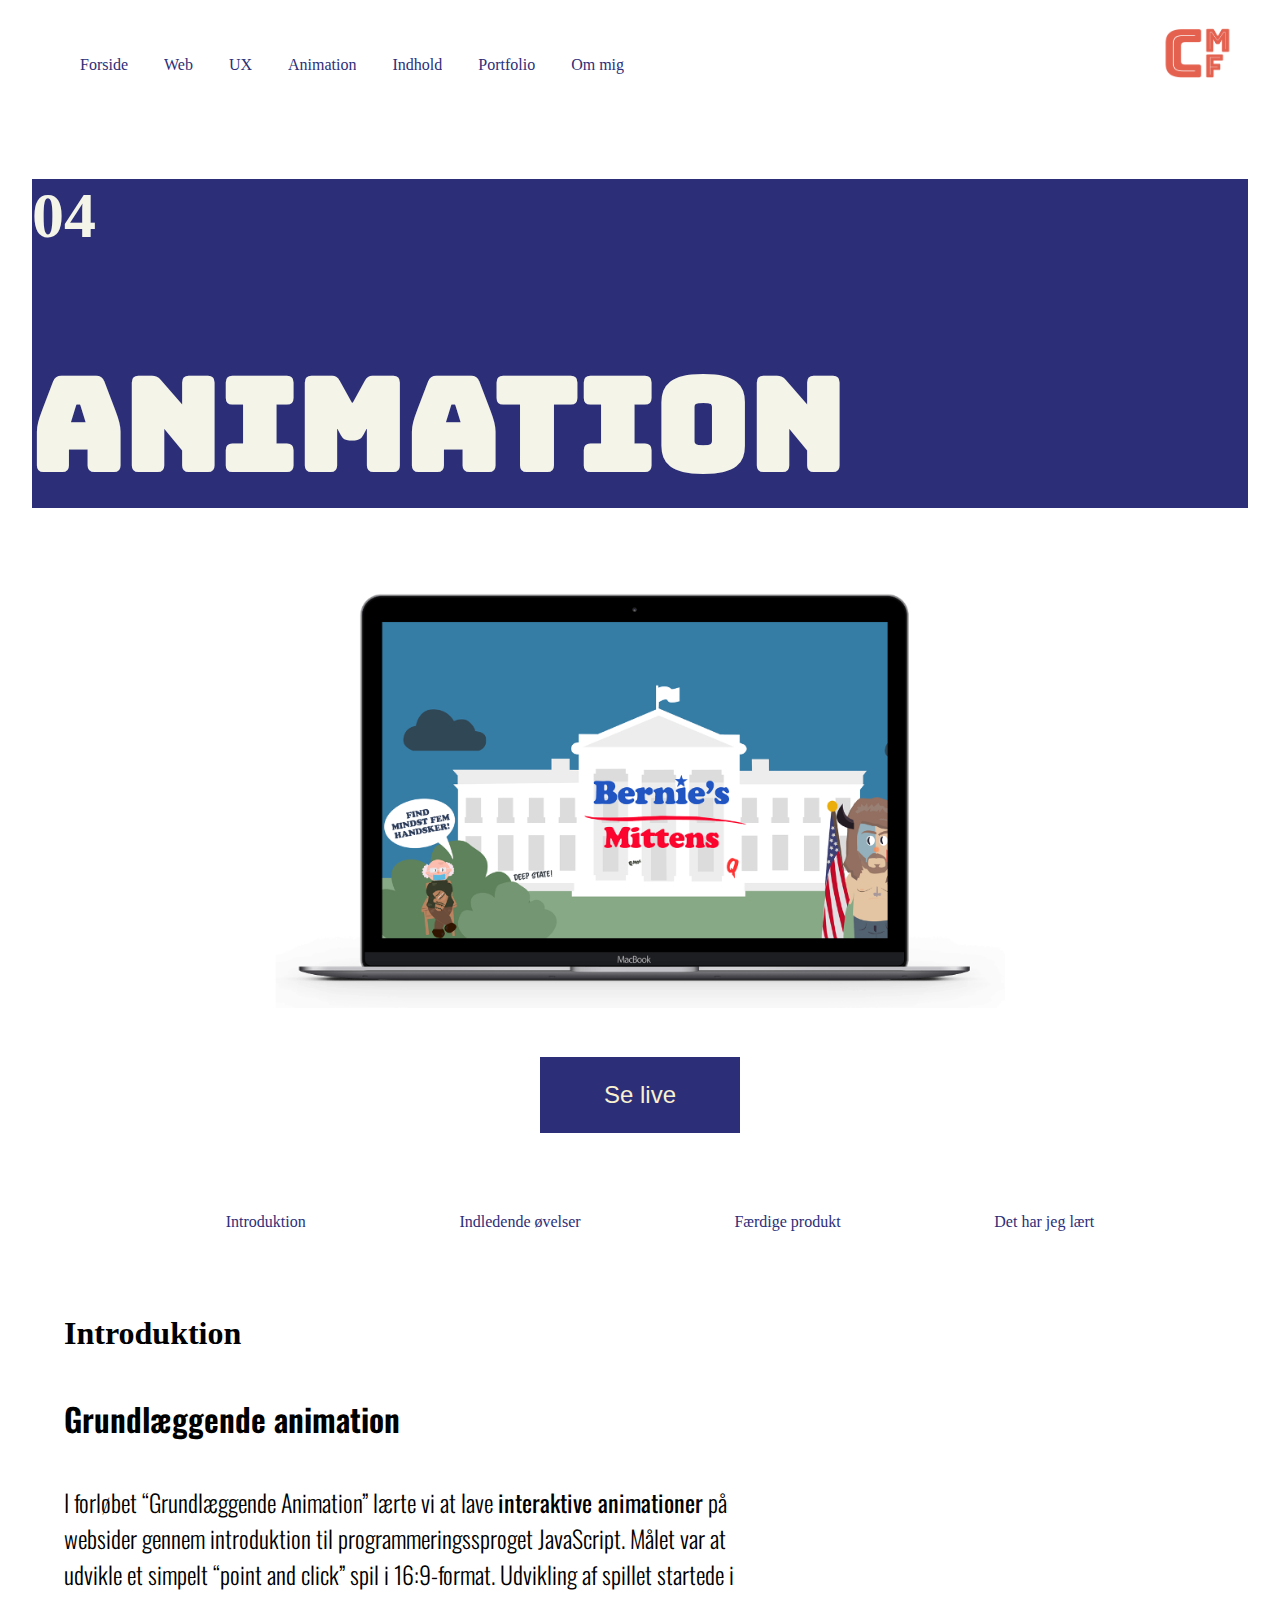
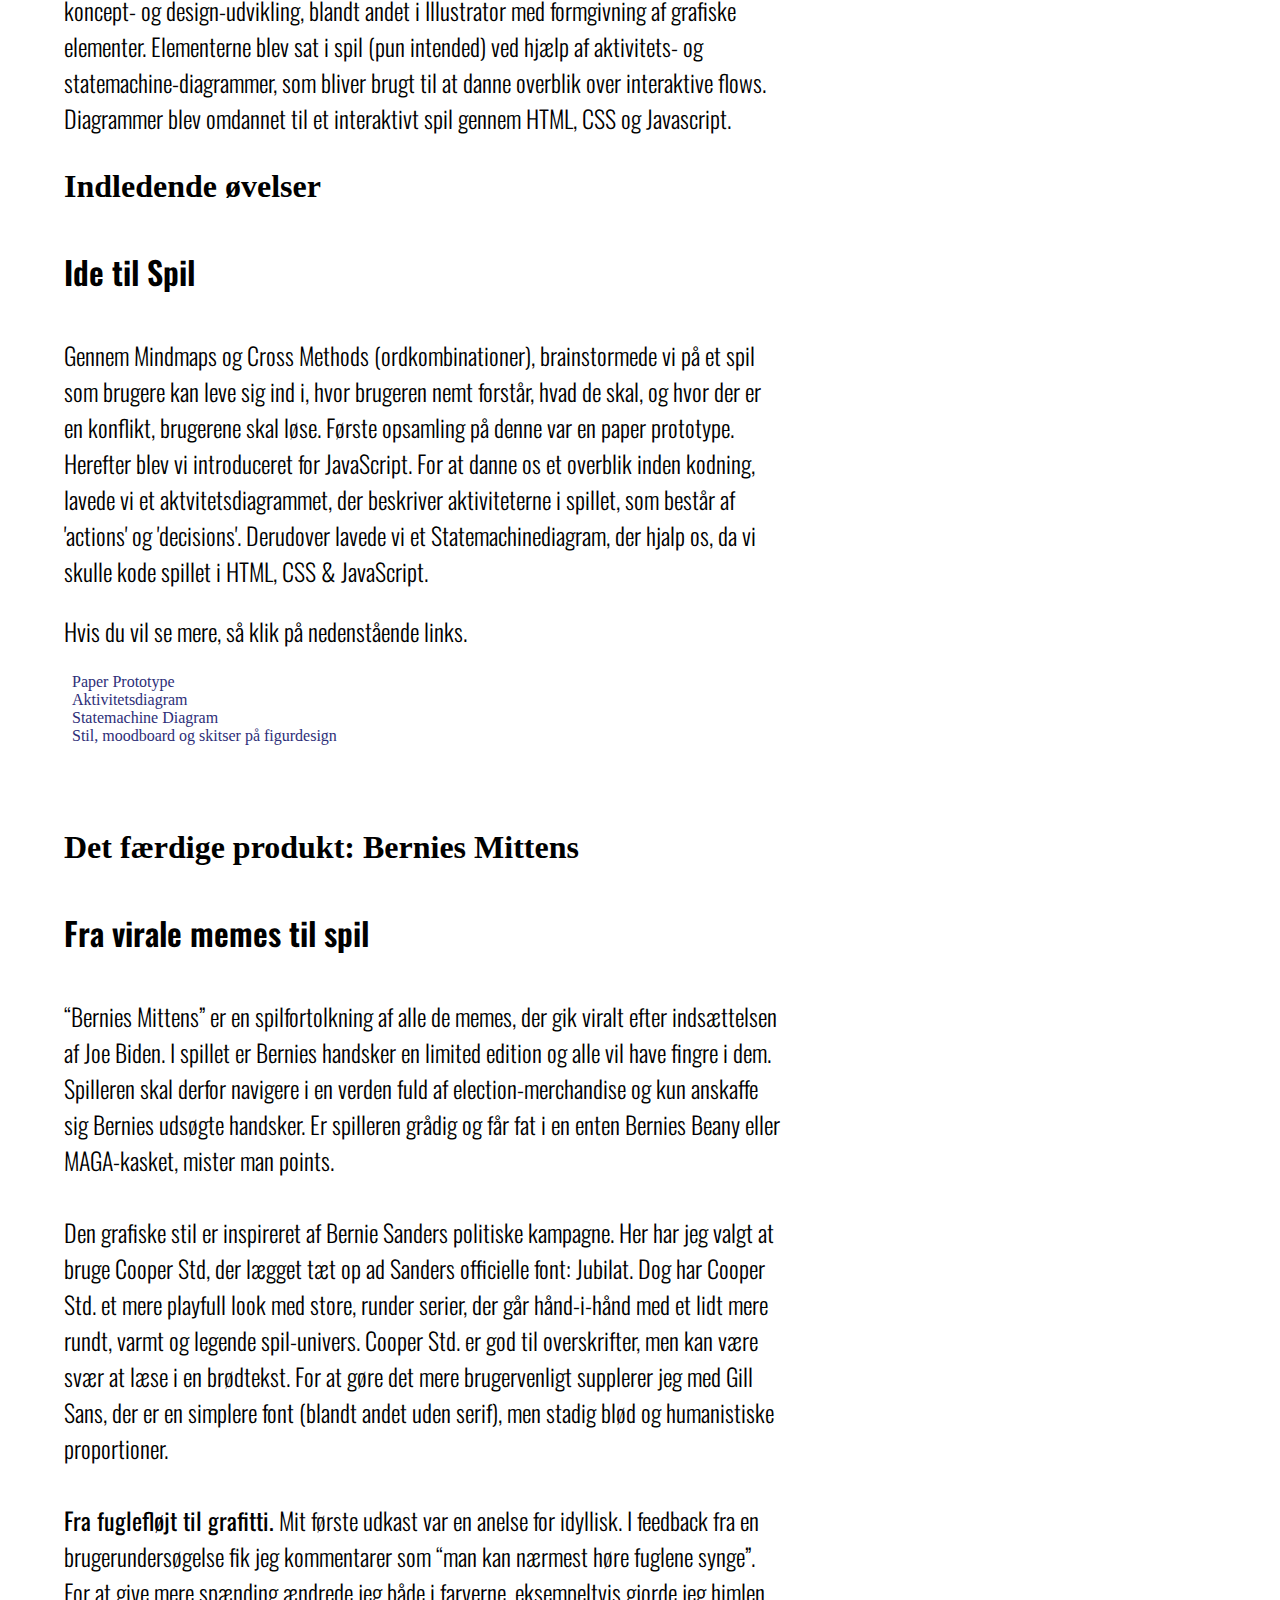
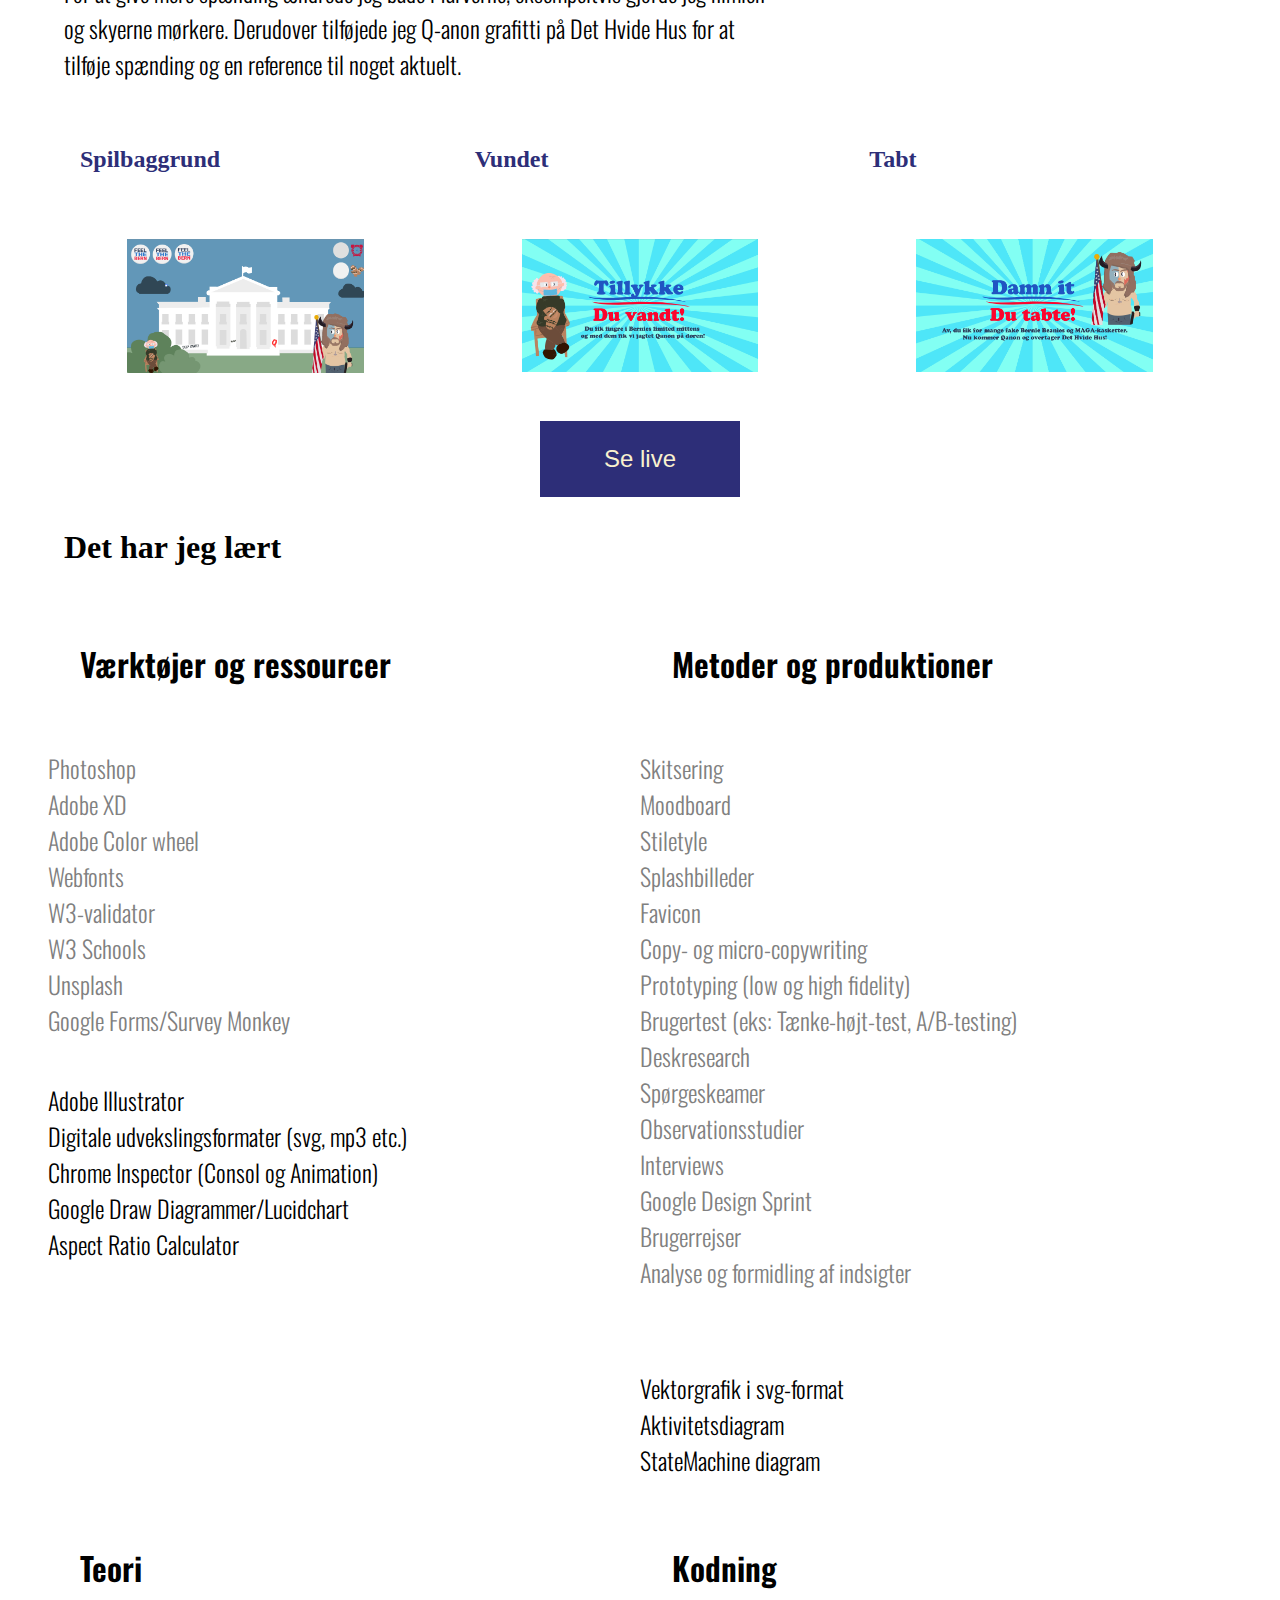
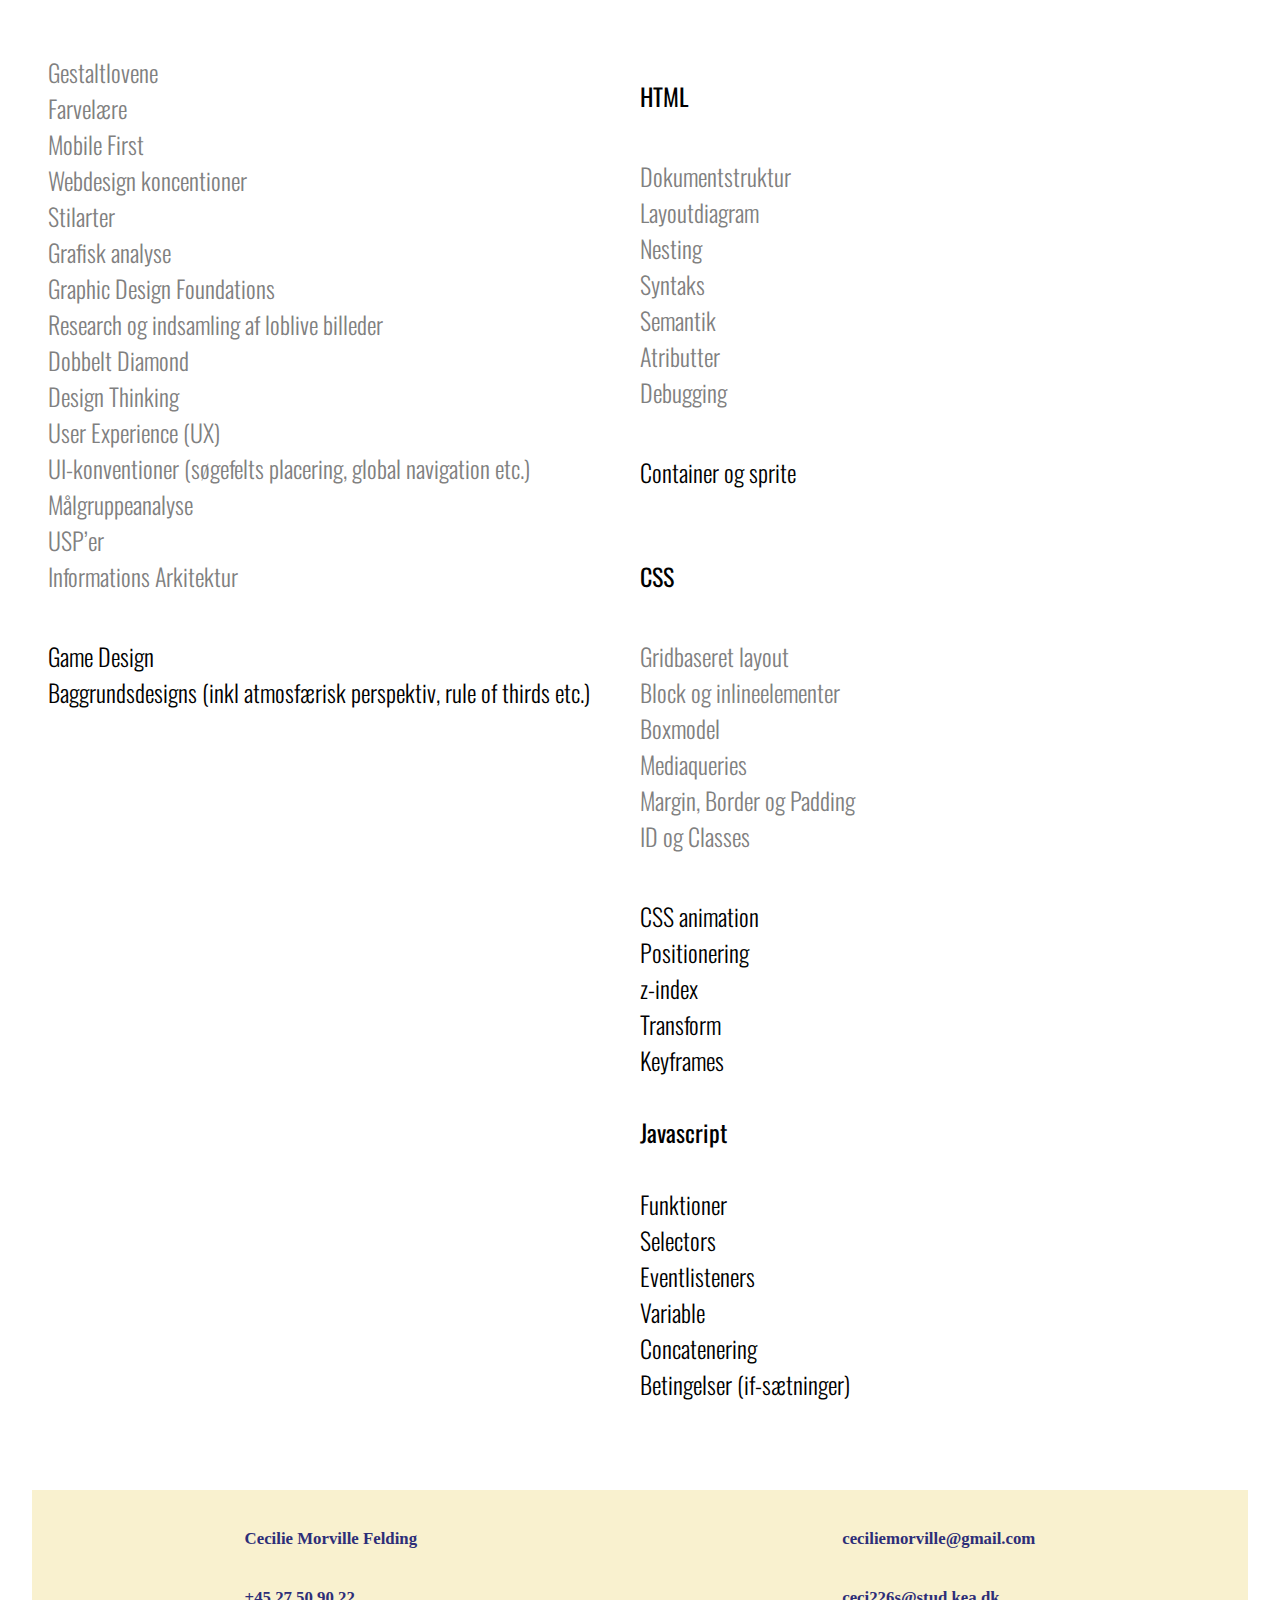
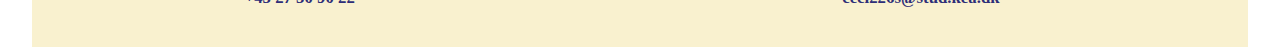
<file: 04animation.html>
<!DOCTYPE html>
<html lang="da">

<head>
    <meta charset="utf-8">
    <meta name="viewport" content="width=device-width, initial-scale=1.0">
    <link rel="preconnect" href="https://fonts.googleapis.com">
    <link rel="preconnect" href="https://fonts.gstatic.com" crossorigin>
    <link href="https://fonts.googleapis.com/css2?family=Bungee+Inline&family=Bungee+Outline&family=Oswald:wght@200;300;400&display=swap" rel="stylesheet">
    <link rel="preconnect" href="https://fonts.googleapis.com">
    <link rel="apple-touch-icon" sizes="180x180" href="favicon/apple-touch-icon.png">
    <link rel="icon" type="image/png" sizes="32x32" href="favicon/favicon-32x32.png">
    <link rel="icon" type="image/png" sizes="16x16" href="favicon/favicon-16x16.png">
    <link rel="manifest" href="favicon/site.webmanifest">
    <link rel="mask-icon" href="favicon/safari-pinned-tab.svg" color="#5bbad5">
    <link rel="shortcut icon" href="favicon/favicon.ico">
    <meta name="msapplication-TileColor" content="#da532c">
    <meta name="msapplication-config" content="favicon/browserconfig.xml">
    <meta name="theme-color" content="#ffffff">
    <title>Animation</title>
    <link rel="stylesheet" href="portfolio.css">

</head>

<body>
    <header>
        <!--Burgermenu'en har jeg copy-pastet fra graphemica.com-->
        <div class="wrapper" id="topnav">
            <nav>
                <div id="menuknap">☰</div>
                <ul id="menu" class="hidden">
                    <li><a href="index.html">Forside</a></li>
                    <li><a href="02web.html">Web</a></li>
                    <li><a href="03ux.html">UX</a></li>
                    <li><a href="04animation.html">Animation</a></li>
                    <li><a href="05indhold.html">Indhold</a></li>
                    <li><a href="06portfolio.html">Portfolio</a></li>
                    <li><a href="ommig.html">Om mig</a></li>
                </ul>
            </nav>

            <a class="logo" href=index.html><img src="billeder/logo.png" alt="cmf">
            </a>

        </div>
    </header>

    <main id="wrapper_04">
        <div class="splashbox_04">
            <h2>04</h2>
            <h1>Animation</h1>
        </div>
        <section id="splash_section_04">
            <div class="container_splash">
                <img src="billeder/04_splash.png" alt="BerniesMittens">
            </div>
            <!--Target=blank får linket til at åbne i et nyt vindue-->
            <a class="knap_04" href="http://ceciliemorville.dk/kea/04_animation/spil/spil.html" target="_blank">Se live</a>
        </section>

        <section id="links_section_04">
            <nav>
                <ul class="links">
                    <li><a href="#introduktion_section_04">
                            Introduktion
                        </a></li>
                    <li><a href="#oevelser_section_04">Indledende øvelser</a></li>
                    <li><a href="#faerdigeprodukt_section_04">Færdige produkt</a></li>
                    <li><a href="#harjeglaert_section_04">Det har jeg lært</a></li>
                </ul>
            </nav>
        </section>

        <section id="introduktion_section_04">
            <br>
            <br>
            <h3>Introduktion</h3>
            <h4>Grundlæggende animation</h4>
            <p>I forløbet “Grundlæggende Animation” lærte vi at lave <b>interaktive animationer</b> på websider gennem introduktion til programmeringssproget JavaScript. Målet var at udvikle et simpelt “point and click” spil i 16:9-format. Udvikling af spillet startede i koncept- og design-udvikling, blandt andet i Illustrator med formgivning af grafiske elementer. Elementerne blev sat i spil (pun intended) ved hjælp af aktivitets- og statemachine-diagrammer, som bliver brugt til at danne overblik over interaktive flows. Diagrammer blev omdannet til et interaktivt spil gennem HTML, CSS og Javascript.
            </p>
        </section>

        <section id="oevelser_section_04">
            <h3>Indledende øvelser</h3>
            <h4>Ide til Spil</h4>
            <p>Gennem Mindmaps og Cross Methods (ordkombinationer), brainstormede vi på et spil som brugere kan leve sig ind i, hvor brugeren nemt forstår, hvad de skal, og hvor der er en konflikt, brugerene skal løse. Første opsamling på denne var en paper prototype. 
                Herefter blev vi introduceret for JavaScript. For at danne os et overblik inden kodning, lavede vi et aktvitetsdiagrammet, der beskriver aktiviteterne i spillet, som består af 'actions' og 'decisions'. Derudover lavede vi et Statemachinediagram, der hjalp os, da vi skulle kode spillet i HTML, CSS & JavaScript. 
            </p>
        </section>


            <section id="dokumenter_section_04">
                <p>Hvis du vil se mere, så klik på nedenstående links.</p>
                <ul class="dokumentlinks">
                    <li><a href="dokumenter/04_paperprototype.pdf" target="_blank">Paper Prototype</a></li>
                    <li><a href="https://lucid.app/lucidchart/852e0209-1062-4548-a6f2-f772ebaf2637/edit?shared=true&page=0_0# " target="_blank">Aktivitetsdiagram</a></li>
                    <li><a href="dokumenter/04_machinediagram.jpg" target="_blank">Statemachine Diagram</a></li>
                    <li><a href="dokumenter/04_stil_moodboard_figurdesign.pdf" target="_blank">Stil, moodboard og skitser på figurdesign</a></li>
                </ul>

            </section>


        <section id="faerdigeprodukt_section_04">
            <br>
            <br>
            <h3>Det færdige produkt: Bernies Mittens
            </h3>
            <h4>Fra virale memes til spil</h4>
            <p>“Bernies Mittens” er en spilfortolkning af alle de memes, der gik viralt efter indsættelsen af Joe Biden. I spillet er Bernies handsker en limited edition og alle vil have fingre i dem. Spilleren skal derfor navigere i en verden fuld af election-merchandise og kun anskaffe sig Bernies udsøgte handsker. Er spilleren grådig og får fat i en enten Bernies Beany eller MAGA-kasket, mister man points.
                <br> <br>   
                Den grafiske stil er inspireret af Bernie Sanders politiske kampagne. Her har jeg valgt at bruge Cooper Std, der lægget tæt op ad Sanders officielle font: Jubilat. Dog har Cooper Std. et mere playfull look med store, runder serier, der går hånd-i-hånd med et lidt mere rundt, varmt og legende spil-univers. Cooper Std. er god til overskrifter, men kan være svær at læse i en brødtekst. For at gøre det mere brugervenligt supplerer jeg med Gill Sans, der er en simplere font (blandt andet uden serif), men stadig blød og humanistiske proportioner. 
                <br> <br>
                <b>Fra fuglefløjt til grafitti.</b> Mit første udkast var en anelse for idyllisk. I feedback fra en brugerundersøgelse fik jeg kommentarer som “man kan nærmest høre fuglene synge”. For at give mere spænding ændrede jeg både i farverne, eksempeltvis gjorde jeg himlen og skyerne mørkere. Derudover tilføjede jeg Q-anon grafitti på Det Hvide Hus for at tilføje spænding og en reference til noget aktuelt.  </p>

            <div class="oevelser_section_wrapper">
                <div class="col">
                    <h5>Spilbaggrund</h5><br><img src="billeder/05_spilbaggrund.png" alt="Spilbaggrund">
                </div>
                <div class="col">
                    <h5>Vundet</h5><br><img src="billeder/05_vundet.png" alt="Vundet">
                </div>
                <div class="col">
                    <h5>Tabt</h5><br><img src="billeder/05_tabt.png" alt="Tabt">
                </div>

            </div>


            <a class="knap_04" href="http://ceciliemorville.dk/kea/04_animation/spil/spil.html" target="_blank">Se live</a>
        </section>

        <!-- HTML-checker laver fejl ved at p1 er et barn af div'en, dog har jeg ikke kunne finde ud af at løse det, og da koden virker har jeg ladt den stå, dog velvidende at Html-checkeren melder fejl.  -->

        <section id="harjeglaert_section_04">
            <h3>Det har jeg lært
            </h3>
            <div class="harjeglaert_section_wrapper">
                <div class="col">
                    <h4>Værktøjer og ressourcer</h4>
                    <p1>Photoshop
                        <br> Adobe XD
                        <br> Adobe Color wheel
                        <br> Webfonts
                        <br> W3-validator
                        <br> W3 Schools
                        <br> Unsplash 
                        <br> Google Forms/Survey Monkey </p1>
                        <p> Adobe Illustrator
                            <br> Digitale udvekslingsformater (svg, mp3 etc.)
                            <br> Chrome Inspector (Consol og Animation)
                            <br> Google Draw Diagrammer/Lucidchart
                            <br> Aspect Ratio Calculator
                    </p>
                </div>
                <div class="col">
                    <h4>Metoder og produktioner</h4>
                    <p1>Skitsering
                        <br> Moodboard
                        <br> Stiletyle
                        <br> Splashbilleder
                        <br> Favicon
                        <br> Copy- og micro-copywriting
                    <br> Prototyping (low og high fidelity)
                    <br> Brugertest (eks: Tænke-højt-test, A/B-testing)
                    <br> Deskresearch
                    <br> Spørgeskeamer
                    <br> Observationsstudier
                    <br> Interviews
                    <br> Google Design Sprint
                    <br> Brugerrejser
                    <br> Analyse og formidling af indsigter
                    </p1>
<p>
    <br> Vektorgrafik i svg-format
    <br> Aktivitetsdiagram
    <br> StateMachine diagram
    
</p>
                </div>
                <div class="col">
                    <h4>Teori</h4>
                    <p1>Gestaltlovene
                        <br> Farvelære
                        <br> Mobile First
                        <br> Webdesign koncentioner
                        <br> Stilarter
                        <br> Grafisk analyse
                        <br> Graphic Design Foundations
                        <br> Research og indsamling af loblive billeder
                        <br> Dobbelt Diamond
                        <br> Design Thinking
                        <br> User Experience (UX)
                        <br> UI-konventioner (søgefelts placering, global navigation etc.)
                        <br> Målgruppeanalyse
                        <br> USP’er
                        <br> Informations Arkitektur
                    </p1>
                    <p>
                        Game Design
                        <br> Baggrundsdesigns (inkl atmosfærisk perspektiv, rule of thirds etc.)
                    </p>
                </div>
                <div class="col">
                    <h4>Kodning</h4>
                    <p><b>HTML</b></p>
                    <p1>
                        Dokumentstruktur
                        <br> Layoutdiagram
                        <br> Nesting
                        <br> Syntaks
                        <br> Semantik
                        <br> Atributter
                        <br> Debugging
                        </p1>
                        <p>Container og sprite</p>
                        <p><b>CSS</b></p>
                        <p1>
                        Gridbaseret layout
                        <br> Block og inlineelementer
                        <br> Boxmodel
                        <br> Mediaqueries
                        <br> Margin, Border og Padding
                        <br> ID og Classes
                    </p1>
                    <p>
                        CSS animation
                        <br> Positionering
                        <br> z-index
                        <br> Transform
                        <br> Keyframes
                        <br> <br> <b>Javascript</b><br> 
                        <br> Funktioner
                        <br> Selectors
                        <br> Eventlisteners
                        <br> Variable
                        <br> Concatenering
                        <br> Betingelser (if-sætninger)
                    </p>
                </div>
            </div>


        </section>
        <section id="footer">
            <div class="telefon">
              <h6>Cecilie Morville Felding</h6>
              

              <h6>
                <a href="tel:+4527509022">+45 27 50 90 22</h6>
                    
          
            </div>
    
            <div class="mail">
                <h6>
                    <a href="mailto:ceciliemorville@gmail.com">ceciliemorville@gmail.com</a>
                  </h6>
                  <h6>   
                <a href="mailto:ceci226s@stud.kea.dk">ceci226s@stud.kea.dk</a>
              </h6>
            </div>
    
          </section>
    </main>
    <script src="script.js"></script>
</body>

</html>
</file>
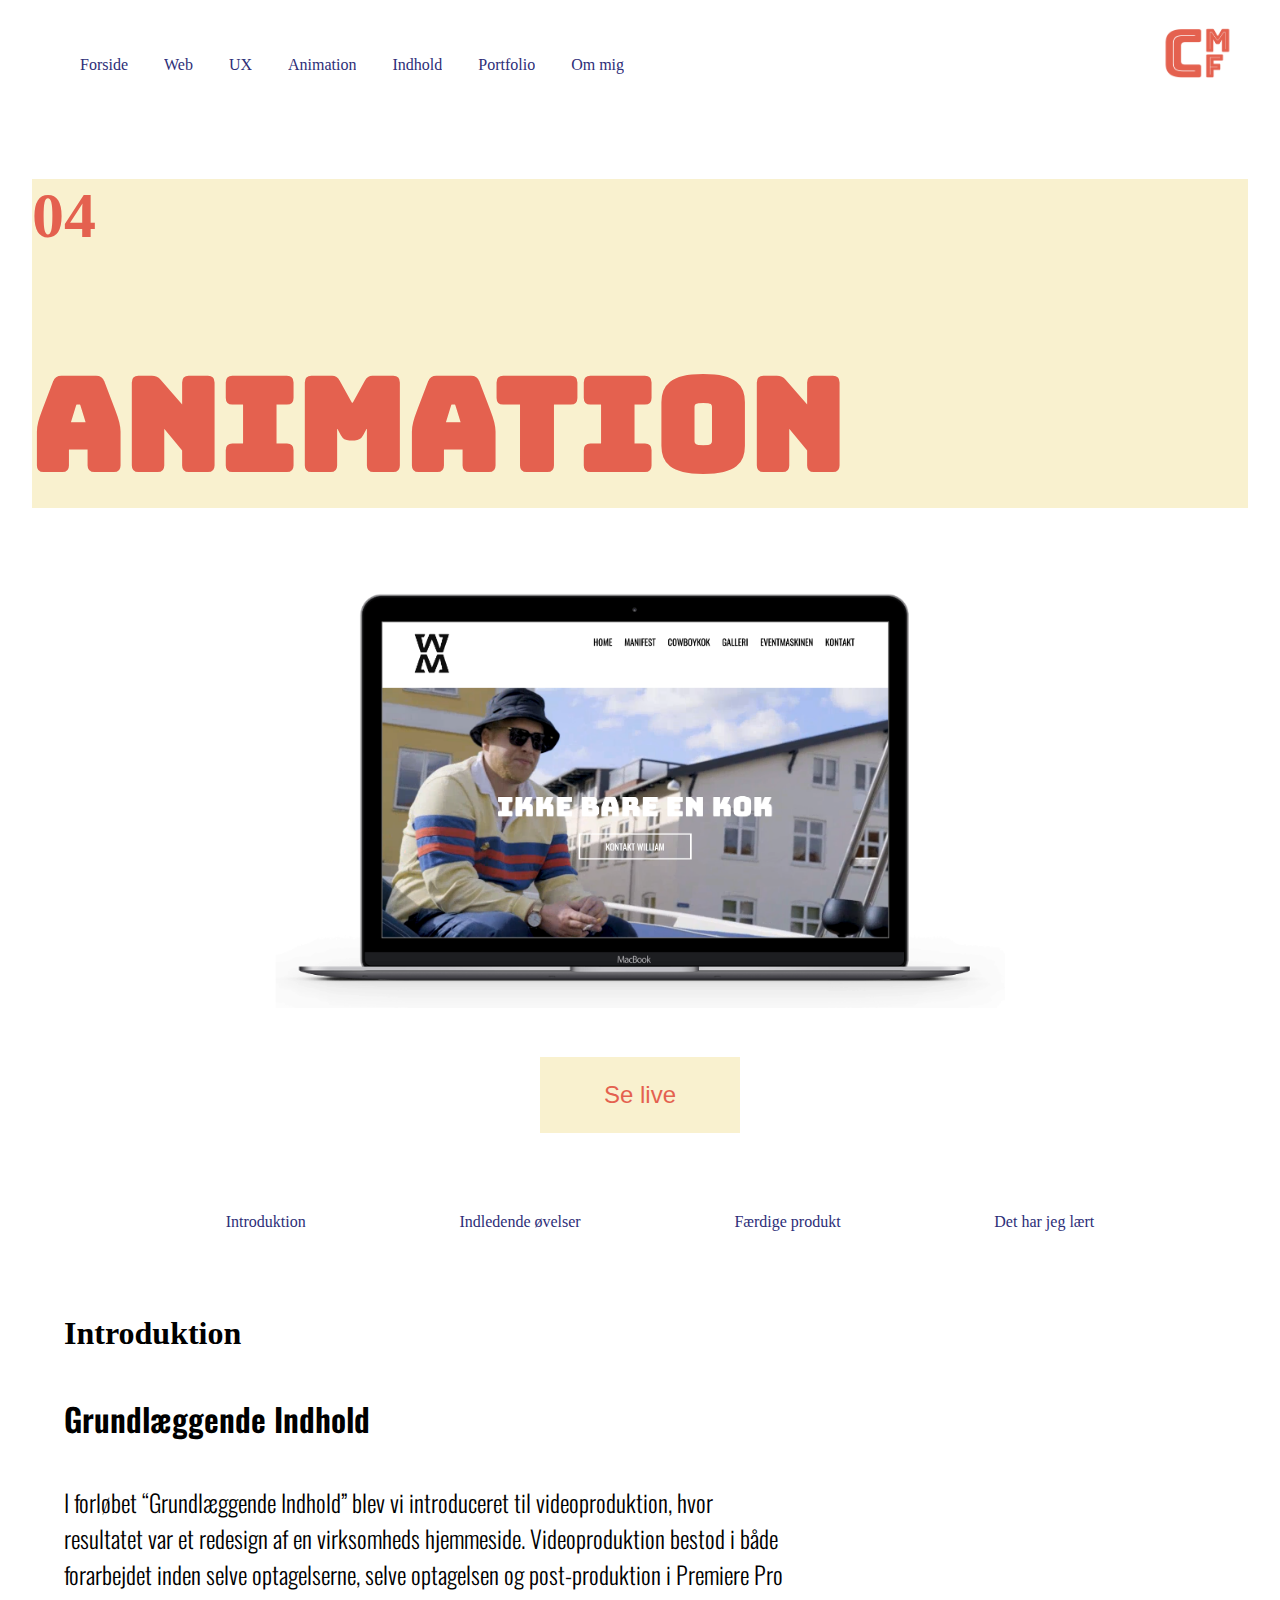
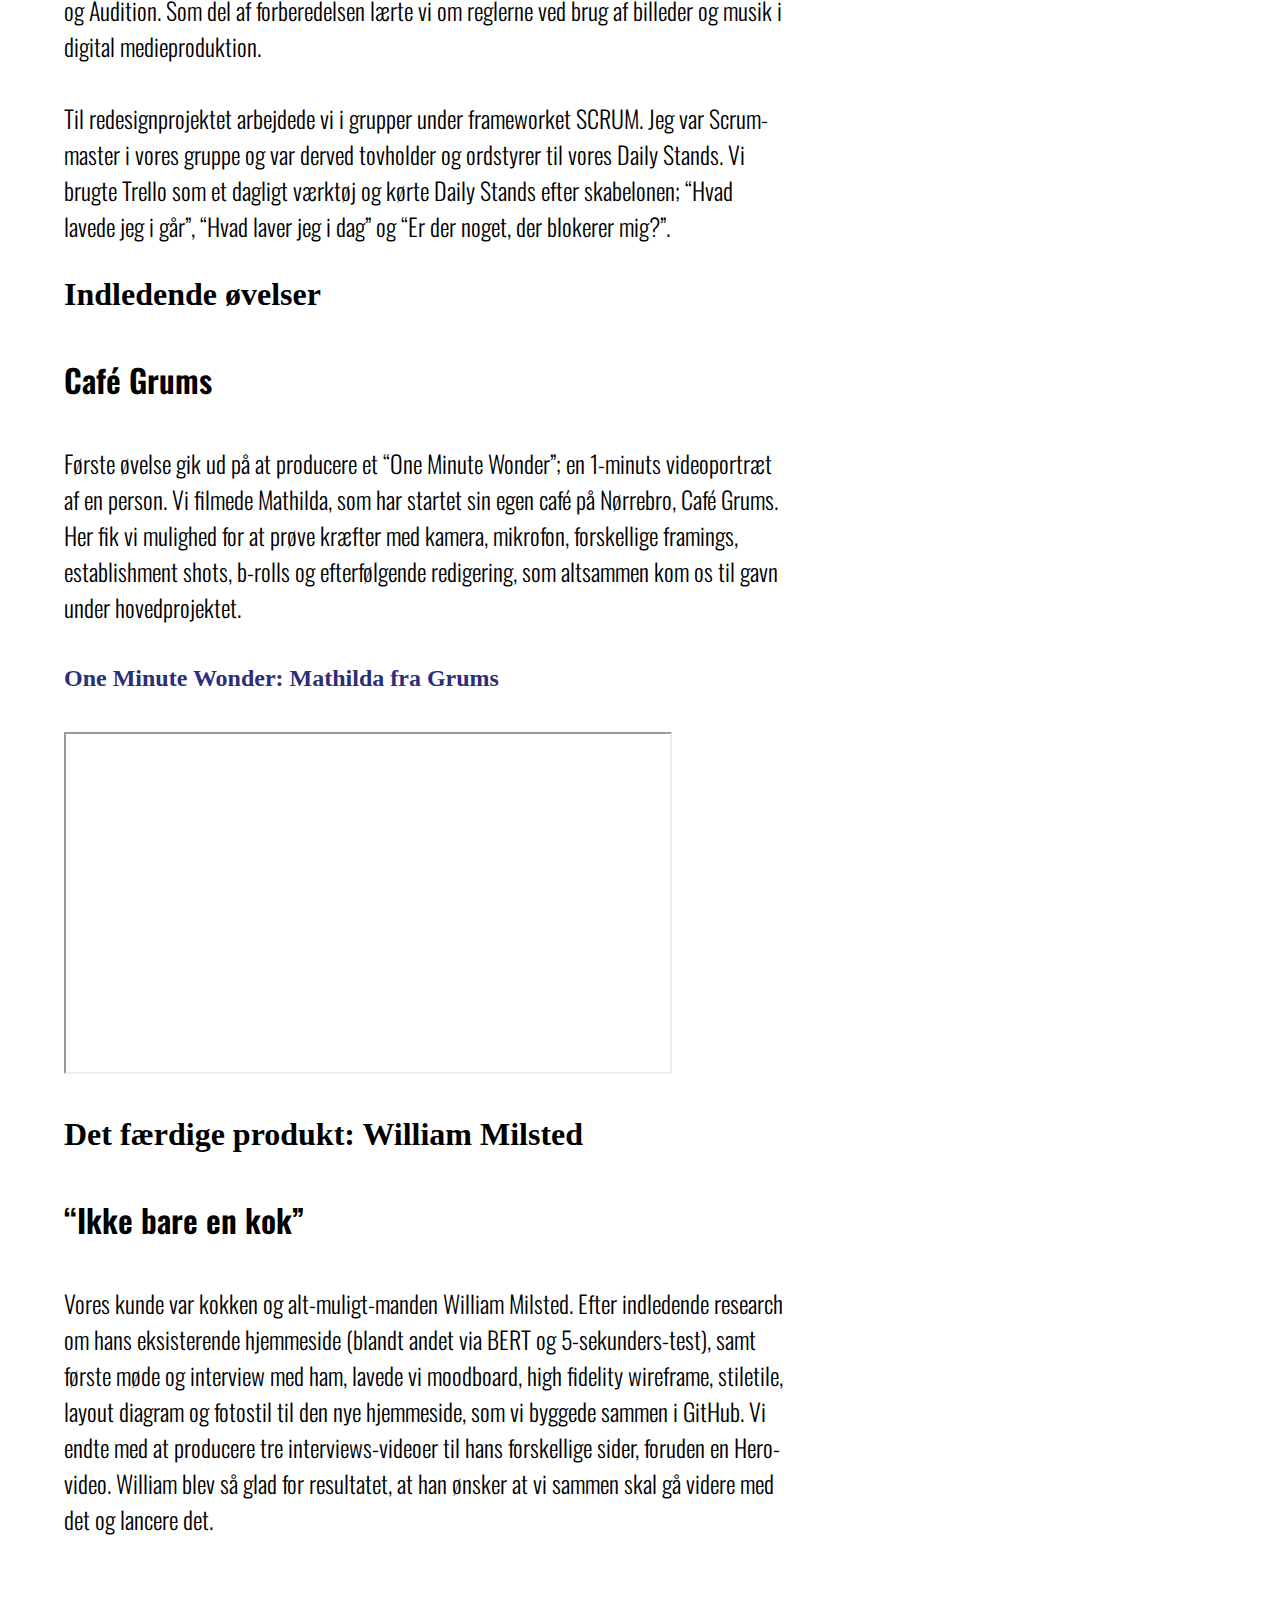
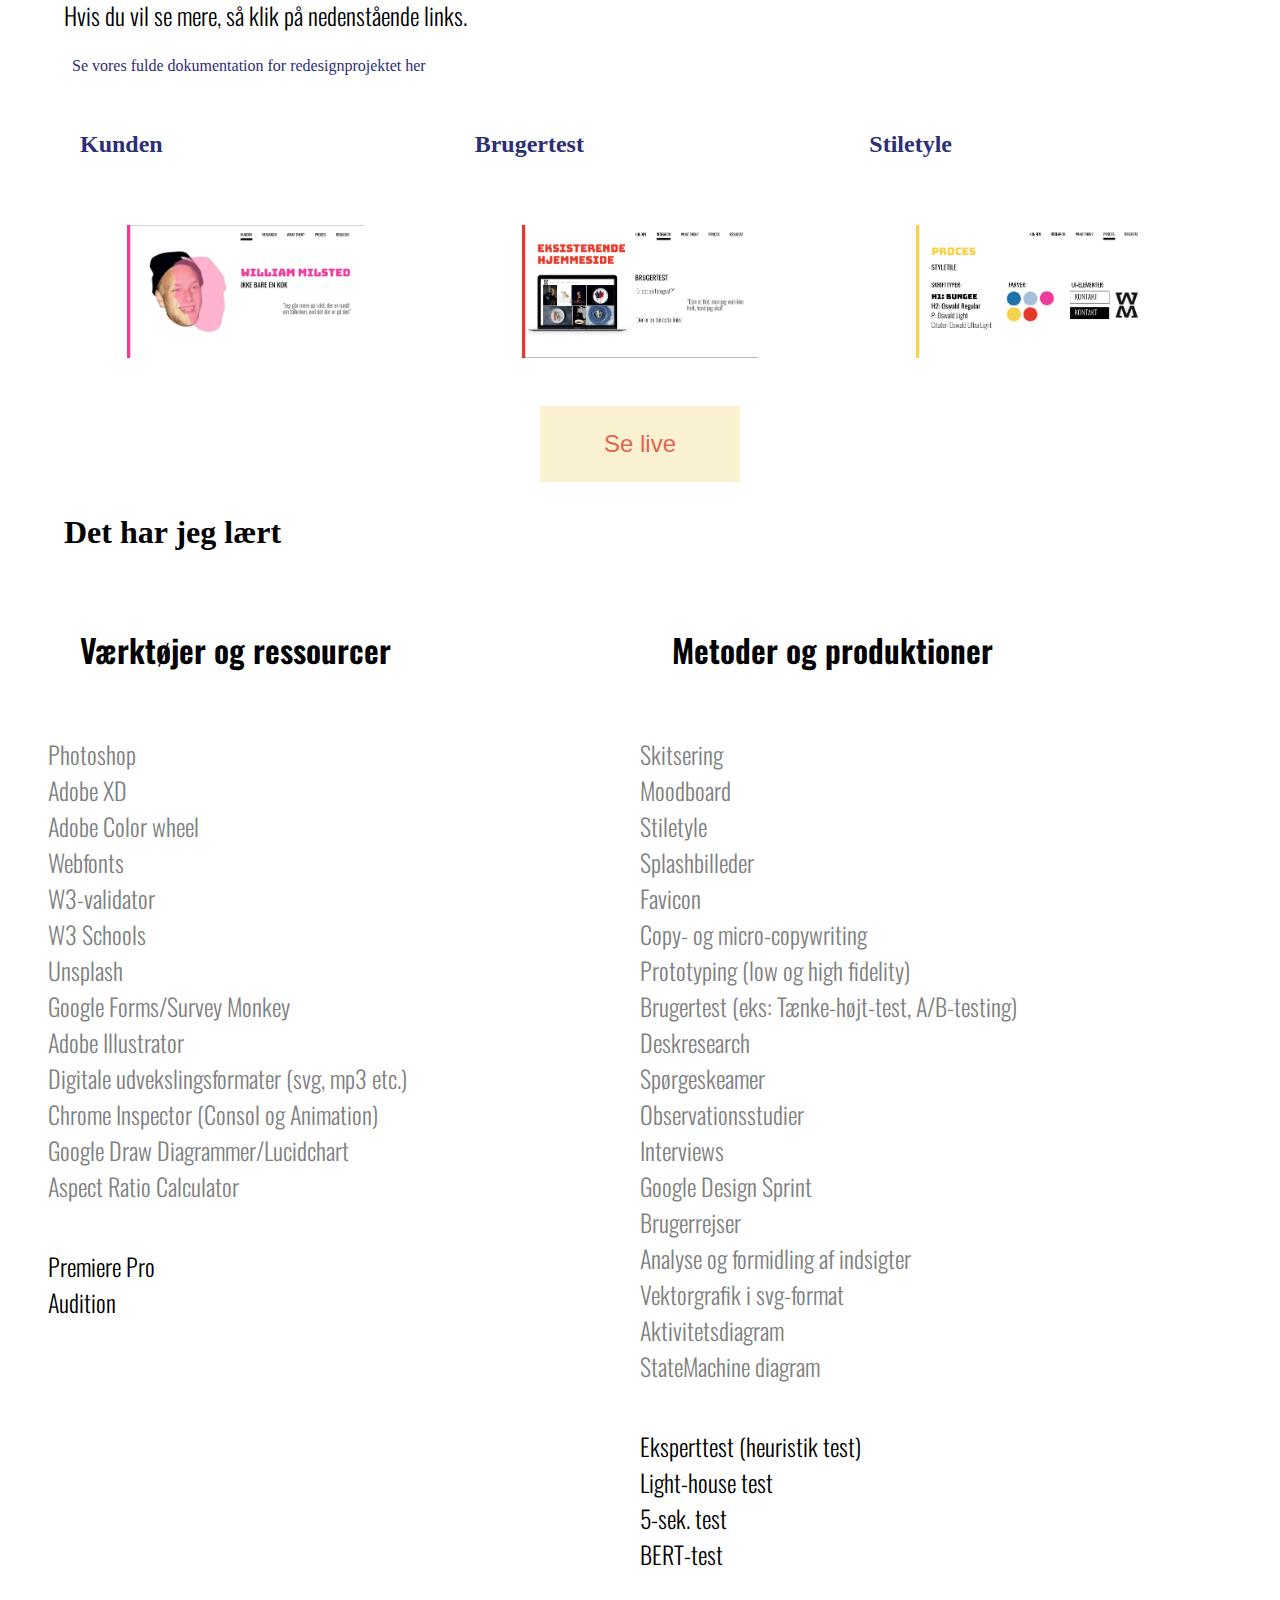
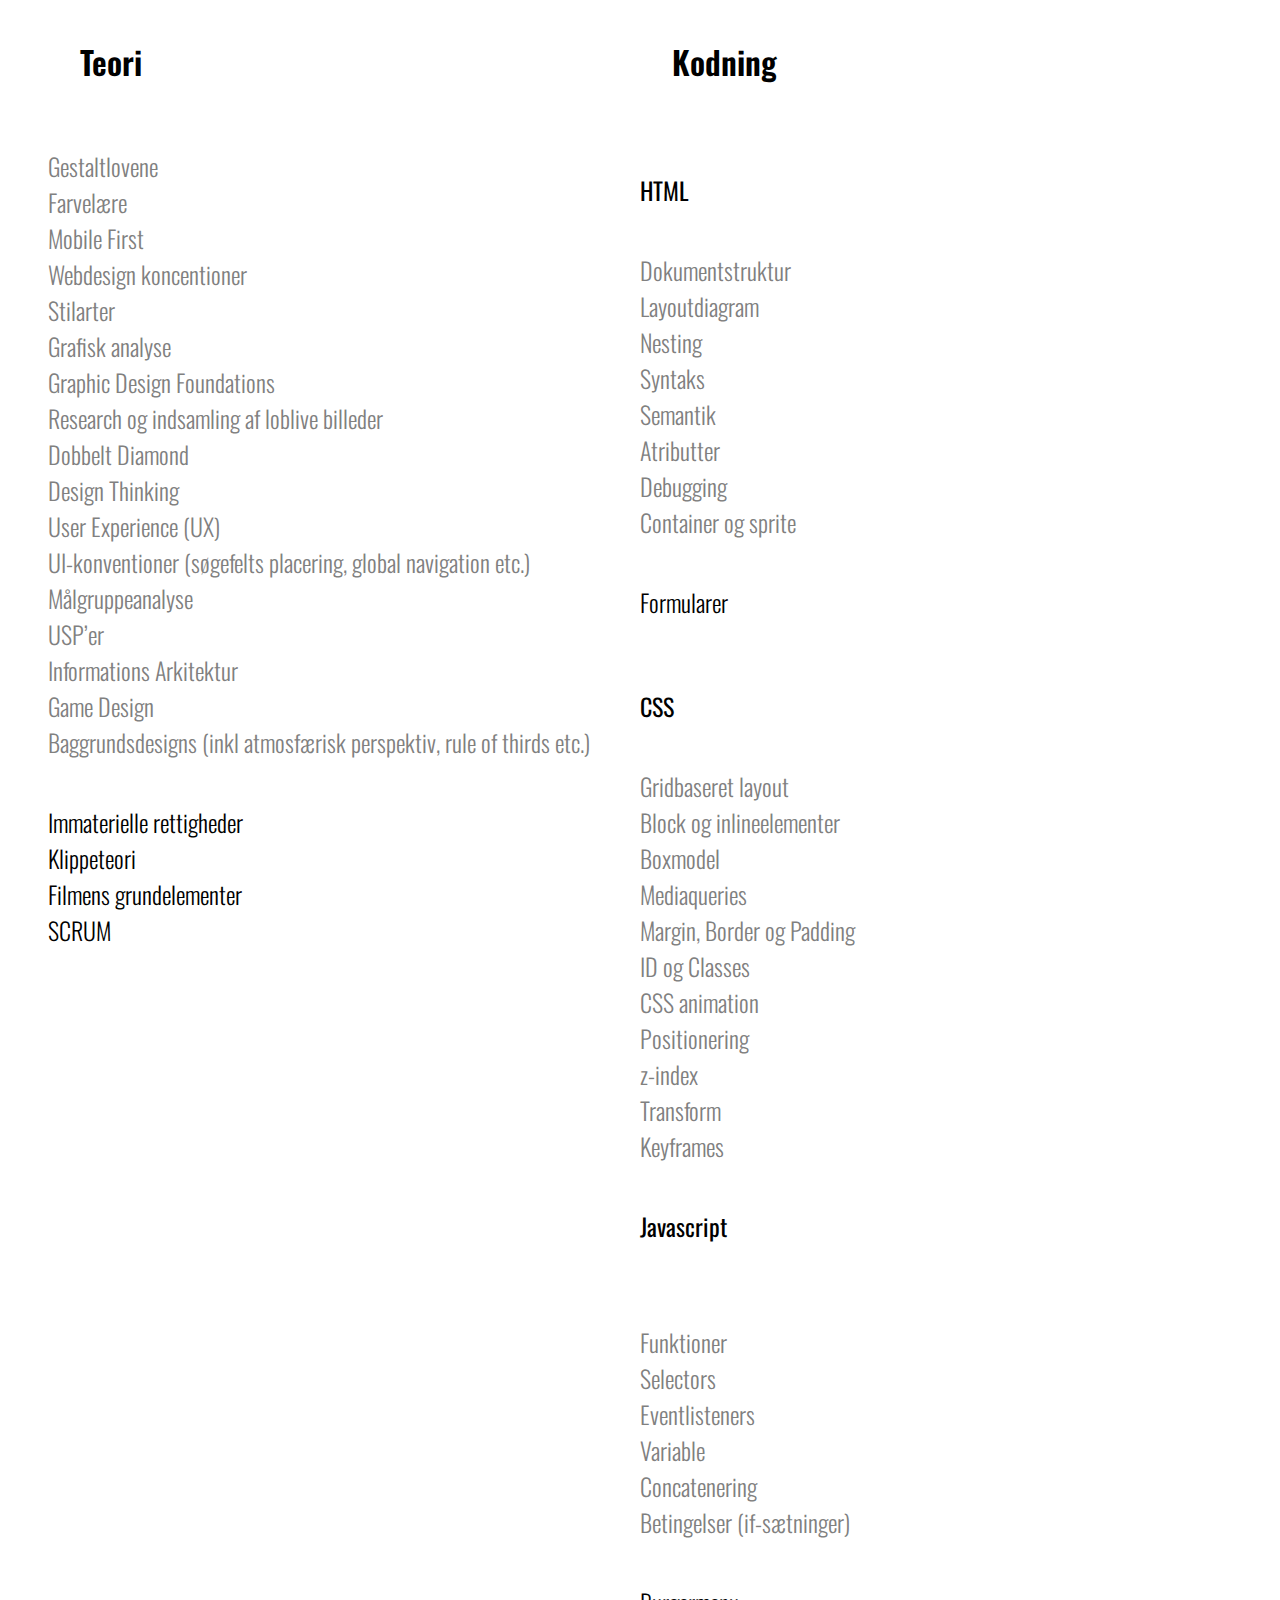
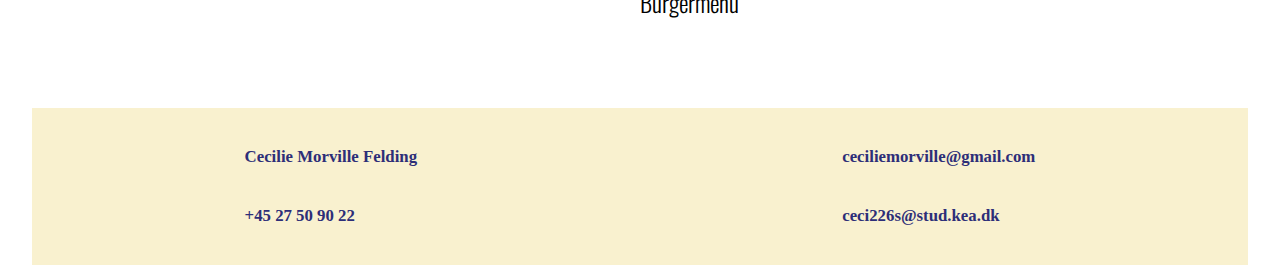
<file: 05indhold.html>
<!DOCTYPE html>
<html lang="da">

<head>
    <meta charset="utf-8">
    <meta name="viewport" content="width=device-width, initial-scale=1.0">
    <link rel="preconnect" href="https://fonts.googleapis.com">
    <link rel="preconnect" href="https://fonts.gstatic.com" crossorigin>
    <link href="https://fonts.googleapis.com/css2?family=Bungee+Inline&family=Bungee+Outline&family=Oswald:wght@200;300;400&display=swap" rel="stylesheet">
    <link rel="preconnect" href="https://fonts.googleapis.com">
    <link rel="apple-touch-icon" sizes="180x180" href="favicon/apple-touch-icon.png">
    <link rel="icon" type="image/png" sizes="32x32" href="favicon/favicon-32x32.png">
    <link rel="icon" type="image/png" sizes="16x16" href="favicon/favicon-16x16.png">
    <link rel="manifest" href="favicon/site.webmanifest">
    <link rel="mask-icon" href="favicon/safari-pinned-tab.svg" color="#5bbad5">
    <link rel="shortcut icon" href="favicon/favicon.ico">
    <meta name="msapplication-TileColor" content="#da532c">
    <meta name="msapplication-config" content="favicon/browserconfig.xml">
    <meta name="theme-color" content="#ffffff">
    <title>Animation</title>
    <link rel="stylesheet" href="portfolio.css">

</head>

<body>
    <header>
        <!--Burgermenu'en har jeg copy-pastet fra graphemica.com-->
        <div class="wrapper" id="topnav">
            <nav>
                <div id="menuknap">☰</div>
                <ul id="menu" class="hidden">
                    <li><a href="index.html">Forside</a></li>
                    <li><a href="02web.html">Web</a></li>
                    <li><a href="03ux.html">UX</a></li>
                    <li><a href="04animation.html">Animation</a></li>
                    <li><a href="05indhold.html">Indhold</a></li>
                    <li><a href="06portfolio.html">Portfolio</a></li>
                    <li><a href="ommig.html">Om mig</a></li>
                </ul>
            </nav>

            <a class="logo" href=index.html><img src="billeder/logo.png" alt="cmf">
            </a>

        </div>
    </header>

    <main id="wrapper_05">
        <div class="splashbox_05">
            <h2>04</h2>
            <h1>Animation</h1>
        </div>
        <section id="splash_section_05">
            <div class="container_splash">
                <img src="billeder/05_splash.png" alt="William Milsted">
            </div>
            <!--Target=blank får linket til at åbne i et nyt vindue-->
            <a class="knap_05" href="https://william-milsted.netlify.app/index.html" target="_blank">Se live</a>
        </section>

        <section id="links_section_05">
            <nav>
                <ul class="links">
                    <li><a href="#introduktion_section_05">
                            Introduktion
                        </a></li>
                    <li><a href="#oevelser_section_05">Indledende øvelser</a></li>
                    <li><a href="#faerdigeprodukt_section_05">Færdige produkt</a></li>
                    <li><a href="#harjeglaert_section_05">Det har jeg lært</a></li>
                </ul>
            </nav>
        </section>

        <section id="introduktion_section_05">
            <br>
            <br>
            <h3>Introduktion</h3>
            <h4>Grundlæggende Indhold</h4>
            <p>I forløbet “Grundlæggende Indhold” blev vi introduceret til videoproduktion, hvor resultatet var  et redesign af en virksomheds hjemmeside. Videoproduktion bestod i både forarbejdet inden selve optagelserne, selve optagelsen og post-produktion i Premiere Pro og Audition. Som del af forberedelsen lærte vi om reglerne ved brug af billeder og musik i digital medieproduktion.
<br>
<br>
                Til redesignprojektet arbejdede vi i grupper under frameworket SCRUM. Jeg var Scrum-master i vores gruppe og var derved tovholder og ordstyrer til vores Daily Stands. Vi brugte Trello som et dagligt værktøj og kørte Daily Stands efter skabelonen; “Hvad lavede jeg i går”, “Hvad laver jeg i dag” og “Er der noget, der blokerer mig?”. 
            </p>
        </section>

        <section id="oevelser_section_05">
            <h3>Indledende øvelser</h3>
            <h4>Café Grums</h4>
            <p>Første øvelse gik ud på at producere et “One Minute Wonder”; en 1-minuts videoportræt af en person. Vi filmede Mathilda, som har startet sin egen café på Nørrebro, Café Grums. Her fik vi mulighed for at prøve kræfter med kamera, mikrofon, forskellige framings, establishment shots, b-rolls og efterfølgende redigering, som altsammen kom os til gavn under hovedprojektet. 
            </p>

            <h5>One Minute Wonder: Mathilda fra Grums</h5>

              <div class="container">
                <iframe class="responsive-iframe" src="https://www.youtube.com/embed/WYr34b33fm8"></iframe>
              </div>

        </section>

        <section id="faerdigeprodukt_section_05">
            <br>
            <br>
            <h3>Det færdige produkt: William Milsted
            </h3>
            <h4>“Ikke bare en kok”</h4>
            <p>Vores kunde var kokken og alt-muligt-manden William Milsted. Efter indledende research om hans eksisterende hjemmeside (blandt andet via BERT og 5-sekunders-test), samt første møde og interview med ham, lavede vi moodboard, high fidelity wireframe, stiletile, layout diagram og fotostil til den nye hjemmeside, som vi byggede sammen i GitHub. Vi endte med at producere tre interviews-videoer til hans forskellige sider, foruden en Hero-video. William blev så glad for resultatet, at han ønsker at vi sammen skal gå videre med det og lancere det. <br> <br> </p>

            <p>Hvis du vil se mere, så klik på nedenstående links.</p>

            <ul class="dokumentlinks">
                <li><a href="https://www.figma.com/file/5uNanXI4qZfTGKBaTNyWQZ/William-Milsted-Website?node-id=307%3A2" target="_blank">Se vores fulde dokumentation for redesignprojektet her</a></li> </ul>

            <div class="oevelser_section_wrapper">
                <div class="col">
                    <h5>Kunden</h5><br><img src="billeder/06_William.png" alt="Kunden">
                </div>
                <div class="col">
                    <h5>Brugertest</h5><br><img src="billeder/06_brugertest.png" alt="Brugertest">
                </div>
                <div class="col">
                    <h5>Stiletyle</h5><br><img src="billeder/06_stiletyle.png" alt="Styletile">
                </div>


            </div>


            <a class="knap_05" href="https://william-milsted.netlify.app/index.html" target="_blank">Se live</a>
        </section>

        <!-- HTML-checker laver fejl ved at p1 er et barn af div'en, dog har jeg ikke kunne finde ud af at løse det, og da koden virker har jeg ladt den stå, dog velvidende at Html-checkeren melder fejl. 
         -->
        <section id="harjeglaert_section_05">
            <h3>Det har jeg lært
            </h3>
            <div class="harjeglaert_section_wrapper">
                <div class="col">
                    <h4>Værktøjer og ressourcer</h4>
                    <p1>Photoshop
                        <br> Adobe XD
                        <br> Adobe Color wheel
                        <br> Webfonts
                        <br> W3-validator
                        <br> W3 Schools
                        <br> Unsplash 
                        <br> Google Forms/Survey Monkey 
                        <br> Adobe Illustrator
                        <br> Digitale udvekslingsformater (svg, mp3 etc.)
                        <br> Chrome Inspector (Consol og Animation)
                        <br> Google Draw Diagrammer/Lucidchart
                        <br> Aspect Ratio Calculator</p1>
                        <p> Premiere Pro
                            <br> Audition
                    </p>
                </div>
                <div class="col">
                    <h4>Metoder og produktioner</h4>
                    <p1>Skitsering
                        <br> Moodboard
                        <br> Stiletyle
                        <br> Splashbilleder
                        <br> Favicon
                        <br> Copy- og micro-copywriting
                    <br> Prototyping (low og high fidelity)
                    <br> Brugertest (eks: Tænke-højt-test, A/B-testing)
                    <br> Deskresearch
                    <br> Spørgeskeamer
                    <br> Observationsstudier
                    <br> Interviews
                    <br> Google Design Sprint
                    <br> Brugerrejser
                    <br> Analyse og formidling af indsigter
                    <br> Vektorgrafik i svg-format
                    <br> Aktivitetsdiagram
                    <br> StateMachine diagram                
                    </p1>
<p>
Eksperttest (heuristik test)
<br> Light-house test
<br> 5-sek. test
<br> BERT-test
    
</p>
                </div>
                <div class="col">
                    <h4>Teori</h4>
                    <p1>Gestaltlovene
                        <br> Farvelære
                        <br> Mobile First
                        <br> Webdesign koncentioner
                        <br> Stilarter
                        <br> Grafisk analyse
                        <br> Graphic Design Foundations
                        <br> Research og indsamling af loblive billeder
                        <br> Dobbelt Diamond
                        <br> Design Thinking
                        <br> User Experience (UX)
                        <br> UI-konventioner (søgefelts placering, global navigation etc.)
                        <br> Målgruppeanalyse
                        <br> USP’er
                        <br> Informations Arkitektur
                        <br> Game Design
                        <br> Baggrundsdesigns (inkl atmosfærisk perspektiv, rule of thirds etc.)
                    </p1>
                    <p>
                        Immaterielle rettigheder
                        <br> Klippeteori
                        <br> Filmens grundelementer
                        <br> SCRUM
                    </p>
                </div>
                <div class="col">
                    <h4>Kodning</h4>
                    <p><b>HTML</b></p>
                    <p1>
                        Dokumentstruktur
                        <br> Layoutdiagram
                        <br> Nesting
                        <br> Syntaks
                        <br> Semantik
                        <br> Atributter
                        <br> Debugging 
                        <br> Container og sprite
                        </p1>
                        <p>Formularer
                        </p>
                        <p><b>CSS</b></p>
                        <p1>
                        Gridbaseret layout
                        <br> Block og inlineelementer
                        <br> Boxmodel
                        <br> Mediaqueries
                        <br> Margin, Border og Padding
                        <br> ID og Classes
                        <br> CSS animation
                        <br> Positionering
                        <br> z-index
                        <br> Transform
                        <br> Keyframes
                    </p1>

                       <p><b>Javascript</b></p>
                        <p1><br> Funktioner
                        <br> Selectors
                        <br> Eventlisteners
                        <br> Variable
                        <br> Concatenering
                        <br> Betingelser (if-sætninger)
                    </p1>
                    <p>Burgermenu</p>
                </div>
            </div>


        </section>

        <section id="footer">
            <div class="telefon">
              <h6>Cecilie Morville Felding</h6>
              

              <h6>
                <a href="tel:+4527509022">+45 27 50 90 22</h6>
                    
          
            </div>
    
            <div class="mail">
                <h6>
                    <a href="mailto:ceciliemorville@gmail.com">ceciliemorville@gmail.com</a>
                  </h6>
                  <h6>   
                <a href="mailto:ceci226s@stud.kea.dk">ceci226s@stud.kea.dk</a>
              </h6>
            </div>
    
          </section>

    </main>
    <script src="script.js"></script>
</body>

</html>
</file>
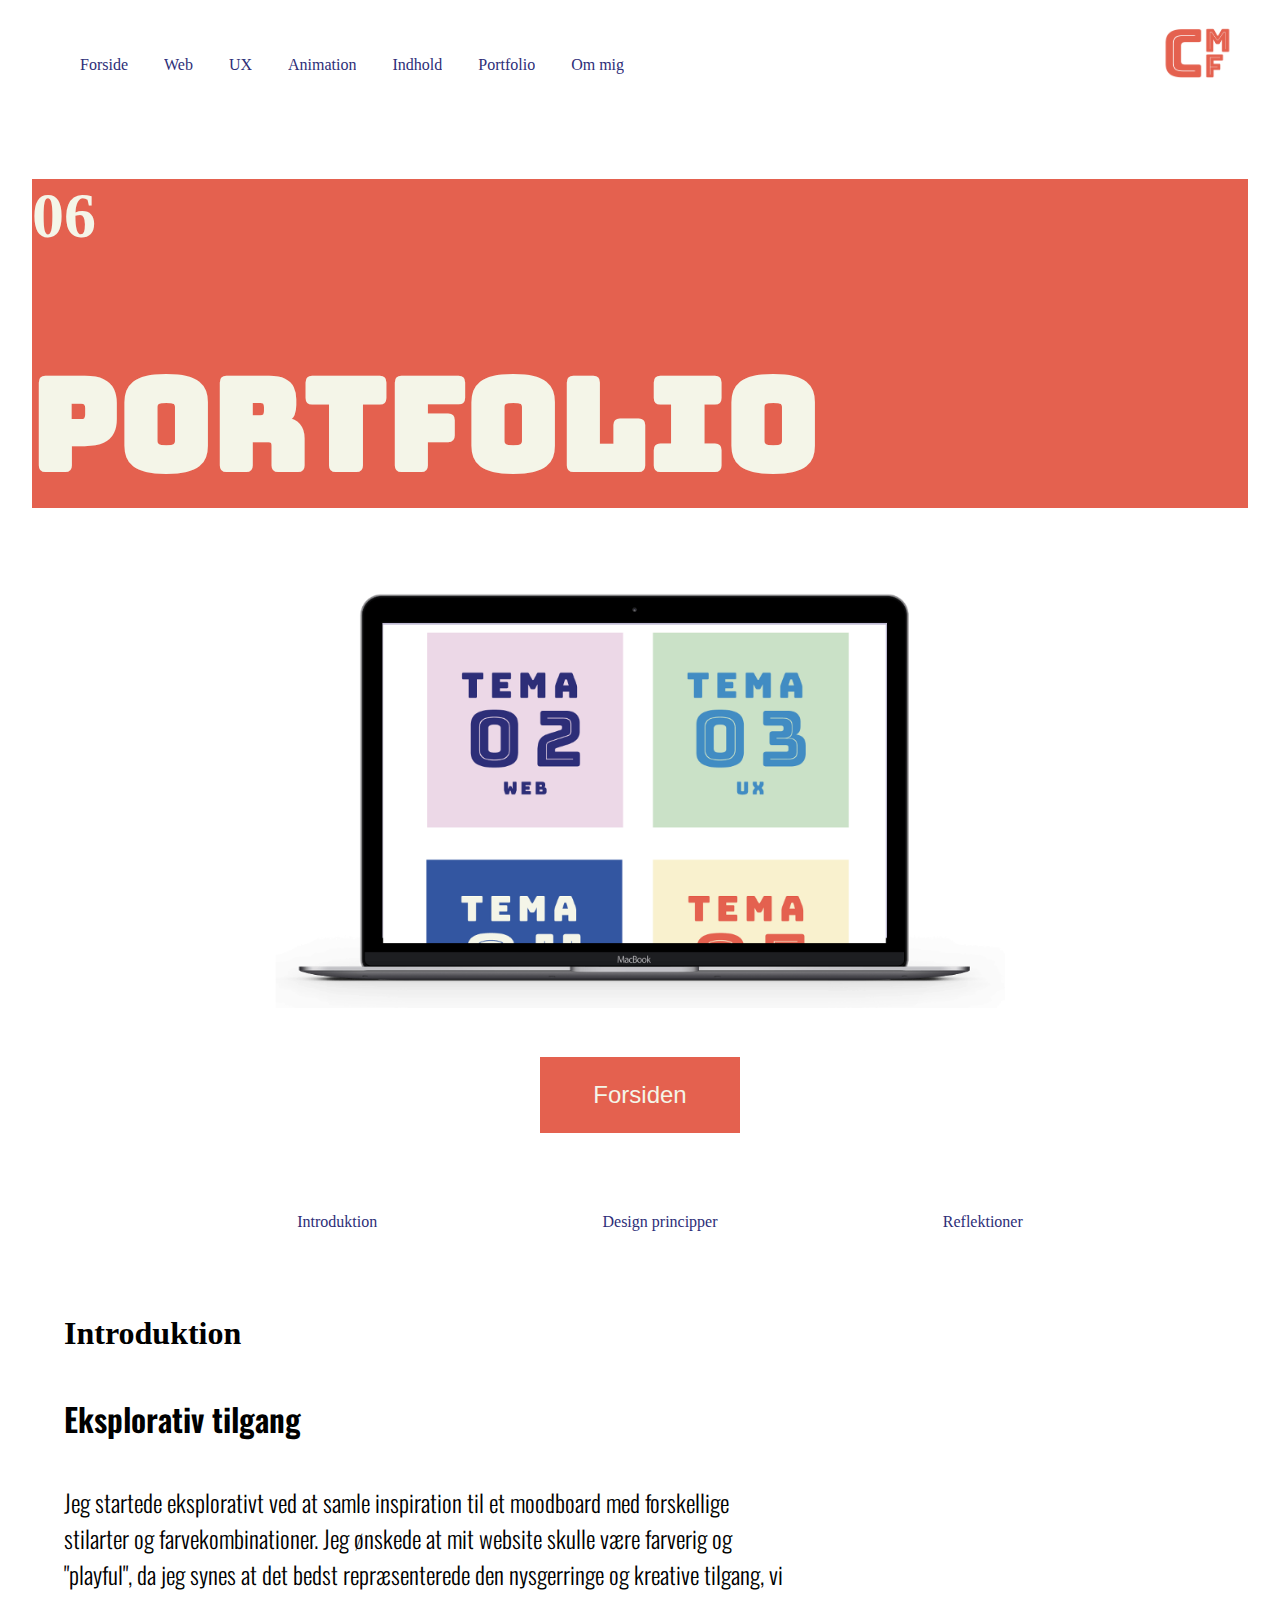
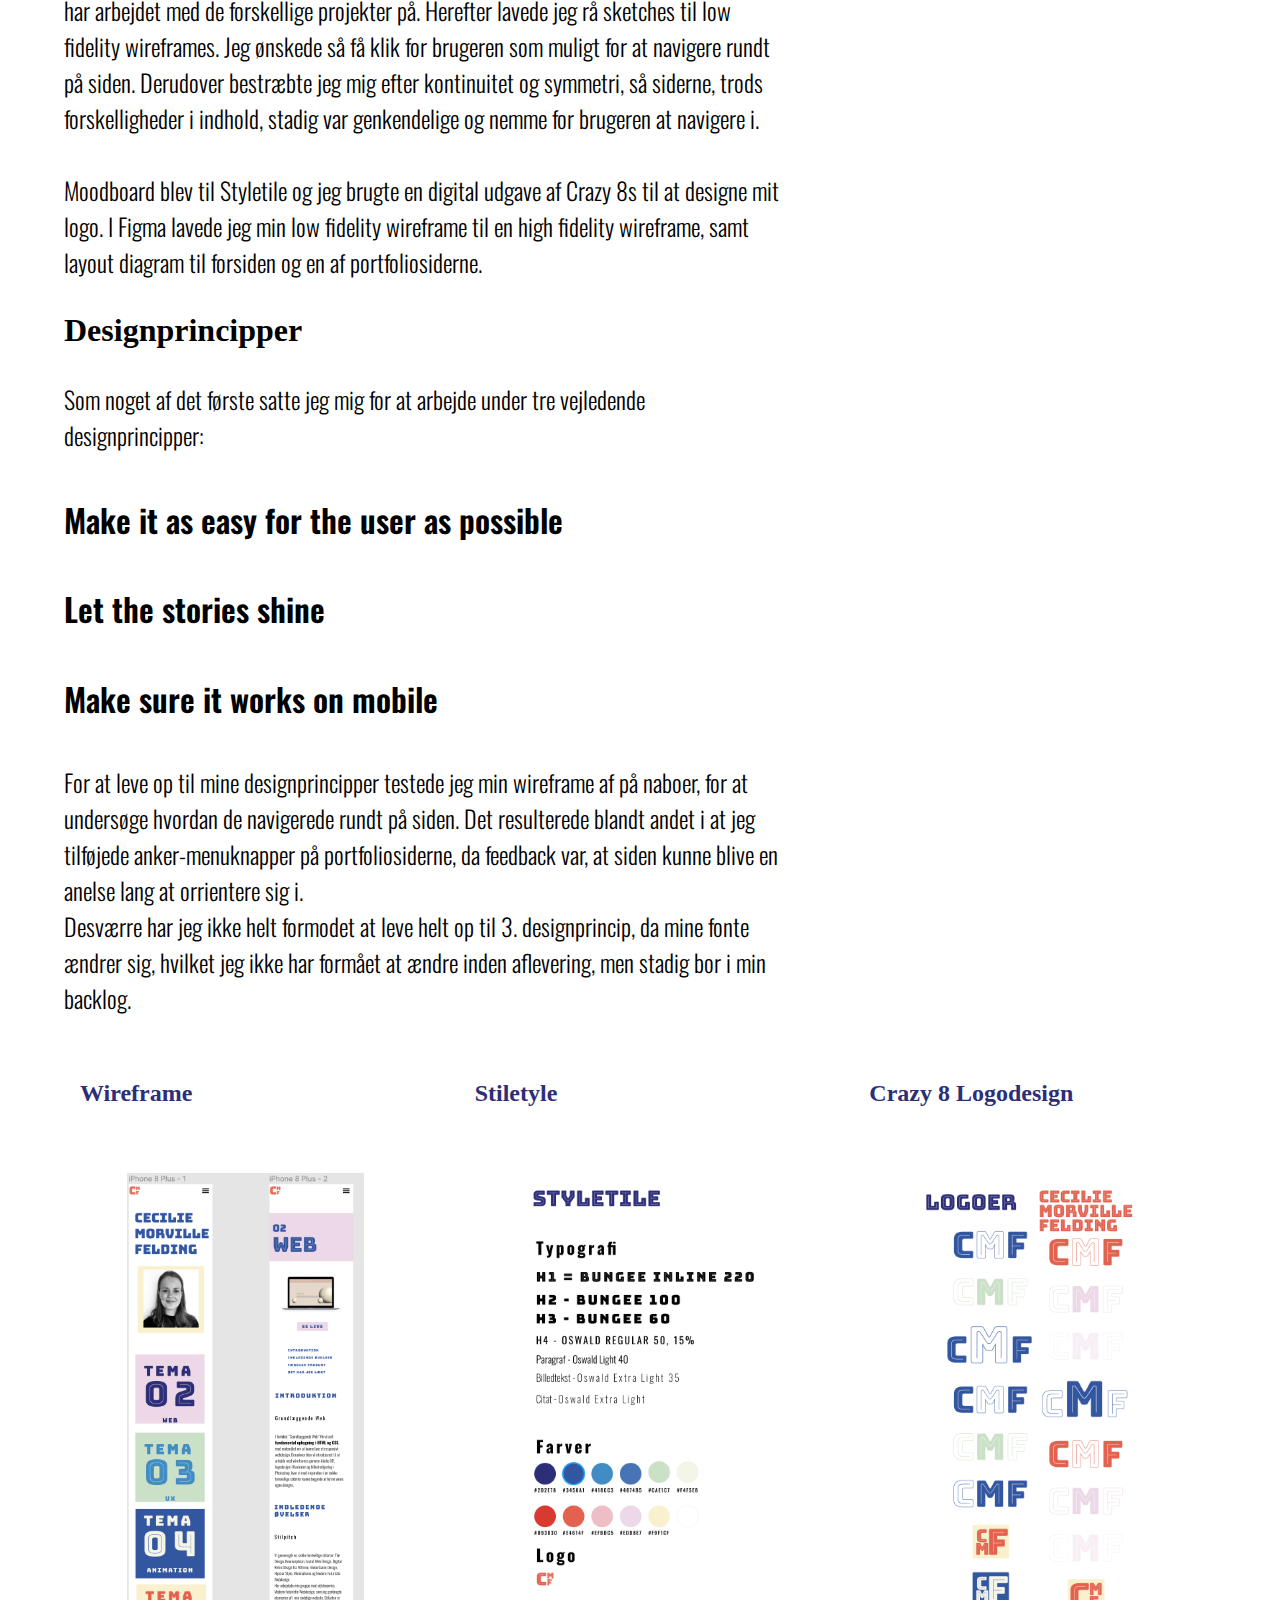
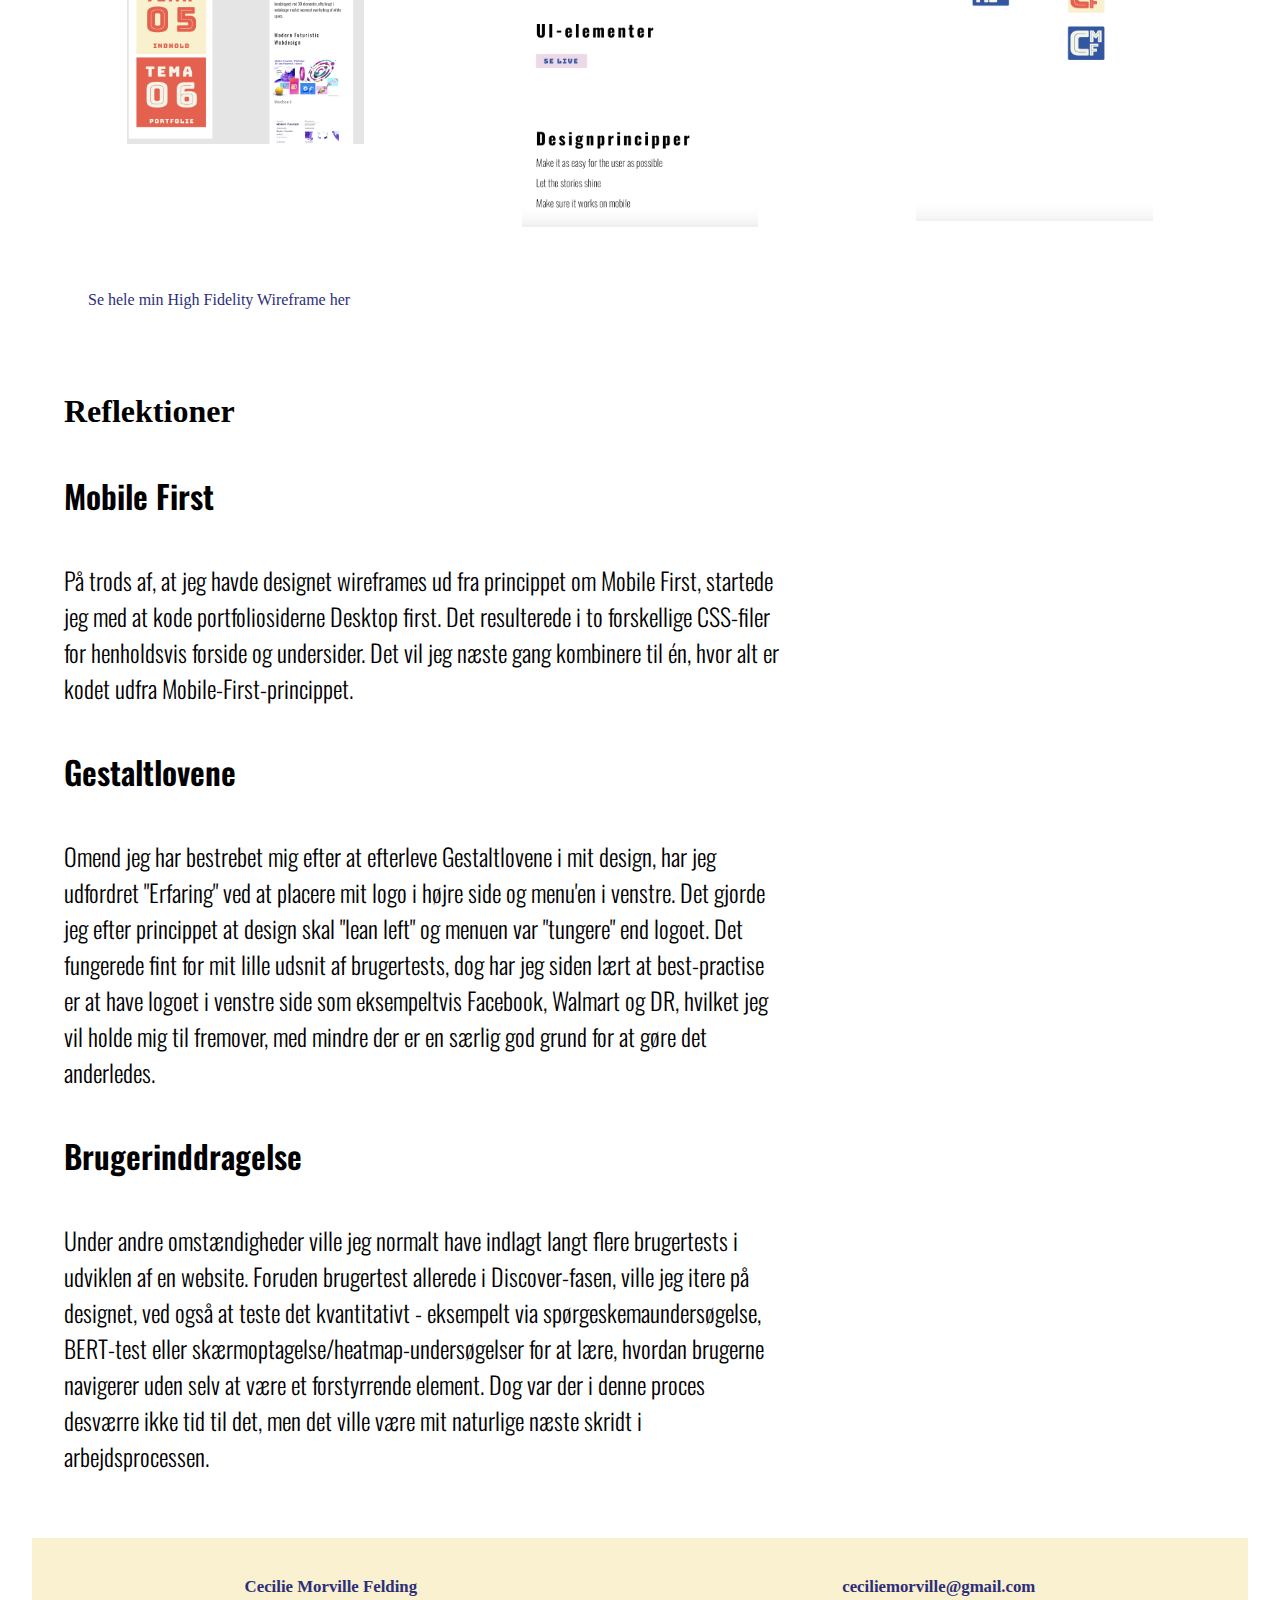
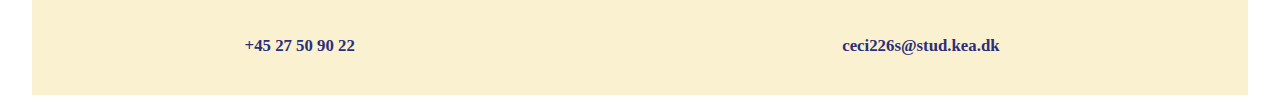
<file: 06portfolio.html>
<!DOCTYPE html>
<html lang="da">

<head>
    <meta charset="utf-8">
    <meta name="viewport" content="width=device-width, initial-scale=1.0">
    <link rel="preconnect" href="https://fonts.googleapis.com">
    <link rel="preconnect" href="https://fonts.gstatic.com" crossorigin>
    <link href="https://fonts.googleapis.com/css2?family=Bungee+Inline&family=Bungee+Outline&family=Oswald:wght@200;300;400&display=swap" rel="stylesheet">
    <link rel="preconnect" href="https://fonts.googleapis.com">
    <link rel="apple-touch-icon" sizes="180x180" href="favicon/apple-touch-icon.png">
    <link rel="icon" type="image/png" sizes="32x32" href="favicon/favicon-32x32.png">
    <link rel="icon" type="image/png" sizes="16x16" href="favicon/favicon-16x16.png">
    <link rel="manifest" href="favicon/site.webmanifest">
    <link rel="mask-icon" href="favicon/safari-pinned-tab.svg" color="#5bbad5">
    <link rel="shortcut icon" href="favicon/favicon.ico">
    <meta name="msapplication-TileColor" content="#da532c">
    <meta name="msapplication-config" content="favicon/browserconfig.xml">
    <meta name="theme-color" content="#ffffff">
    <title>Portfolio</title>
    <link rel="stylesheet" href="portfolio.css">

</head>

<body>
    <header>
        <!--Burgermenu'en har jeg copy-pastet fra graphemica.com-->
        <div class="wrapper" id="topnav">
            <nav>
                <div id="menuknap">☰</div>
                <ul id="menu" class="hidden">
                    <li><a href="index.html">Forside</a></li>
                    <li><a href="02web.html">Web</a></li>
                    <li><a href="03ux.html">UX</a></li>
                    <li><a href="04animation.html">Animation</a></li>
                    <li><a href="05indhold.html">Indhold</a></li>
                    <li><a href="06portfolio.html">Portfolio</a></li>
                    <li><a href="ommig.html">Om mig</a></li>
                </ul>
            </nav>

            <a class="logo" href=index.html><img src="billeder/logo.png" alt="cmf">
            </a>

        </div>
    </header>

    <main id="wrapper_06">
        <div class="splashbox_06">
            <h2>06</h2>
            <h1>Portfolio</h1>
        </div>
        <section id="splash_section_06">
            <div class="container_splash">
                <img src="billeder/06_splash.png" alt="Portfolio">
            </div>
            <!--Target=blank får linket til at åbne i et nyt vindue-->
            <a class="knap_06" href="index.html" target="_blank">Forsiden</a>
        </section>

        <section id="links_section_06">
            <nav>
                <ul class="links">
                    <li><a href="#introduktion_section_06">
                            Introduktion
                        </a></li>
                    <li><a href="#designprincipper_06">Design principper</a></li>
                    <li><a href="#reflektion_06">Reflektioner</a></li>
                </ul>
            </nav>
        </section>

        <section id="introduktion_section_06">
            <br>
            <br>
            <h3>Introduktion</h3>
            <h4>Eksplorativ tilgang</h4>
            <p>Jeg startede eksplorativt ved at samle inspiration til et moodboard med forskellige stilarter og farvekombinationer. Jeg ønskede at mit website skulle være farverig og "playful", da jeg synes at det bedst repræsenterede den nysgerringe og kreative tilgang, vi har arbejdet med de forskellige projekter på. Herefter lavede jeg rå sketches til low fidelity wireframes. Jeg ønskede så få klik for brugeren som muligt for at navigere rundt på siden. Derudover bestræbte jeg mig efter kontinuitet og symmetri, så siderne, trods forskelligheder i indhold, stadig var genkendelige og nemme for brugeren at navigere i. 
                
                <br>
                <br>

                Moodboard blev til Styletile og jeg brugte en digital udgave af Crazy 8s til at designe mit logo. I Figma lavede jeg min low fidelity wireframe til en high fidelity wireframe, samt layout diagram til forsiden og en af portfoliosiderne. 
            </p>
        </section>

        <section id="designprincipper_06">
            <h3>Designprincipper</h3>
            <p>Som noget af det første satte jeg mig for at arbejde under tre vejledende designprincipper:</p>
            <h4>Make it as easy for the user as possible</h4>
            <h4>Let the stories shine</h4>
            <h4>Make sure it works on mobile</h4>

            <p>For at leve op til mine designprincipper testede jeg min wireframe af på naboer, for at undersøge hvordan de navigerede rundt på siden. Det resulterede blandt andet i at jeg tilføjede anker-menuknapper på portfoliosiderne, da feedback var, at siden kunne blive en anelse lang at orrientere sig i. <br> Desværre har jeg ikke helt formodet at leve helt op til 3. designprincip, da mine fonte ændrer sig, hvilket jeg ikke har formået at ændre inden aflevering, men stadig bor i min backlog. 
            </p>

            

            <div class="oevelser_section_wrapper">
                <div class="col">
                    <h5>Wireframe</h5><br><img src="billeder/07_wireframemobile.png" alt="Wireframe">
                </div>
                <div class="col">
                    <h5>Stiletyle</h5><br><img src="billeder/07_stiletyle.png" alt="Stiletyle">
                </div>
                <div class="col">
                    <h5>Crazy 8 Logodesign</h5><br><img src="billeder/07_crazy8logo.png" alt="Crazy 8 Logodesign">
                </div>

                <ul class="dokumentlinks">
                    <li><a href="https://www.figma.com/file/PkN87UvljaksRbNlk3EALe/Ceciliemorville.dk?node-id=0%3A1" target="_blank">Se hele min High Fidelity Wireframe her</a></li> </ul>

            </div>

        </section>

        <section id="reflektion_06">
            <br>
            <br>
            <h3>Reflektioner
            </h3>
            <h4>Mobile First</h4>
            <p>På trods af, at jeg havde designet wireframes ud fra princippet om Mobile First, startede jeg med at kode portfoliosiderne Desktop first. Det resulterede i to forskellige CSS-filer for henholdsvis forside og undersider. Det vil jeg næste gang kombinere til én, hvor alt er kodet udfra Mobile-First-princippet.   </p>
            <h4>Gestaltlovene</h4>
            <p>Omend jeg har bestrebet mig efter at efterleve Gestaltlovene i mit design, har jeg udfordret "Erfaring" ved at placere mit logo i højre side og menu'en i venstre. Det gjorde jeg efter princippet at design skal "lean left" og menuen var "tungere" end logoet. Det fungerede fint for mit lille udsnit af brugertests, dog har jeg siden lært at best-practise er at have logoet i venstre side som eksempeltvis Facebook, Walmart og DR, hvilket jeg vil holde mig til fremover, med mindre der er en særlig god grund for at gøre det anderledes. <br> </p>
            <h4>Brugerinddragelse</h4>
            <p>Under andre omstændigheder ville jeg normalt have indlagt langt flere brugertests i udviklen af en website. Foruden brugertest allerede i Discover-fasen, ville jeg itere på designet, ved også at teste det kvantitativt - eksempelt via spørgeskemaundersøgelse, BERT-test eller skærmoptagelse/heatmap-undersøgelser for at lære, hvordan brugerne navigerer uden selv at være et forstyrrende element. Dog var der i denne proces desværre ikke tid til det, men det ville være mit naturlige næste skridt i arbejdsprocessen. <br> </p>

           </section>

           <section id="footer">
            <div class="telefon">
              <h6>Cecilie Morville Felding</h6>
              

              <h6>
                <a href="tel:+4527509022">+45 27 50 90 22</h6>
                    
          
            </div>
    
            <div class="mail">
                <h6>
                    <a href="mailto:ceciliemorville@gmail.com">ceciliemorville@gmail.com</a>
                  </h6>
                  <h6>   
                <a href="mailto:ceci226s@stud.kea.dk">ceci226s@stud.kea.dk</a>
              </h6>
            </div>
    
          </section>

    </main>
    <script src="script.js"></script>
</body>

</html>
</file>
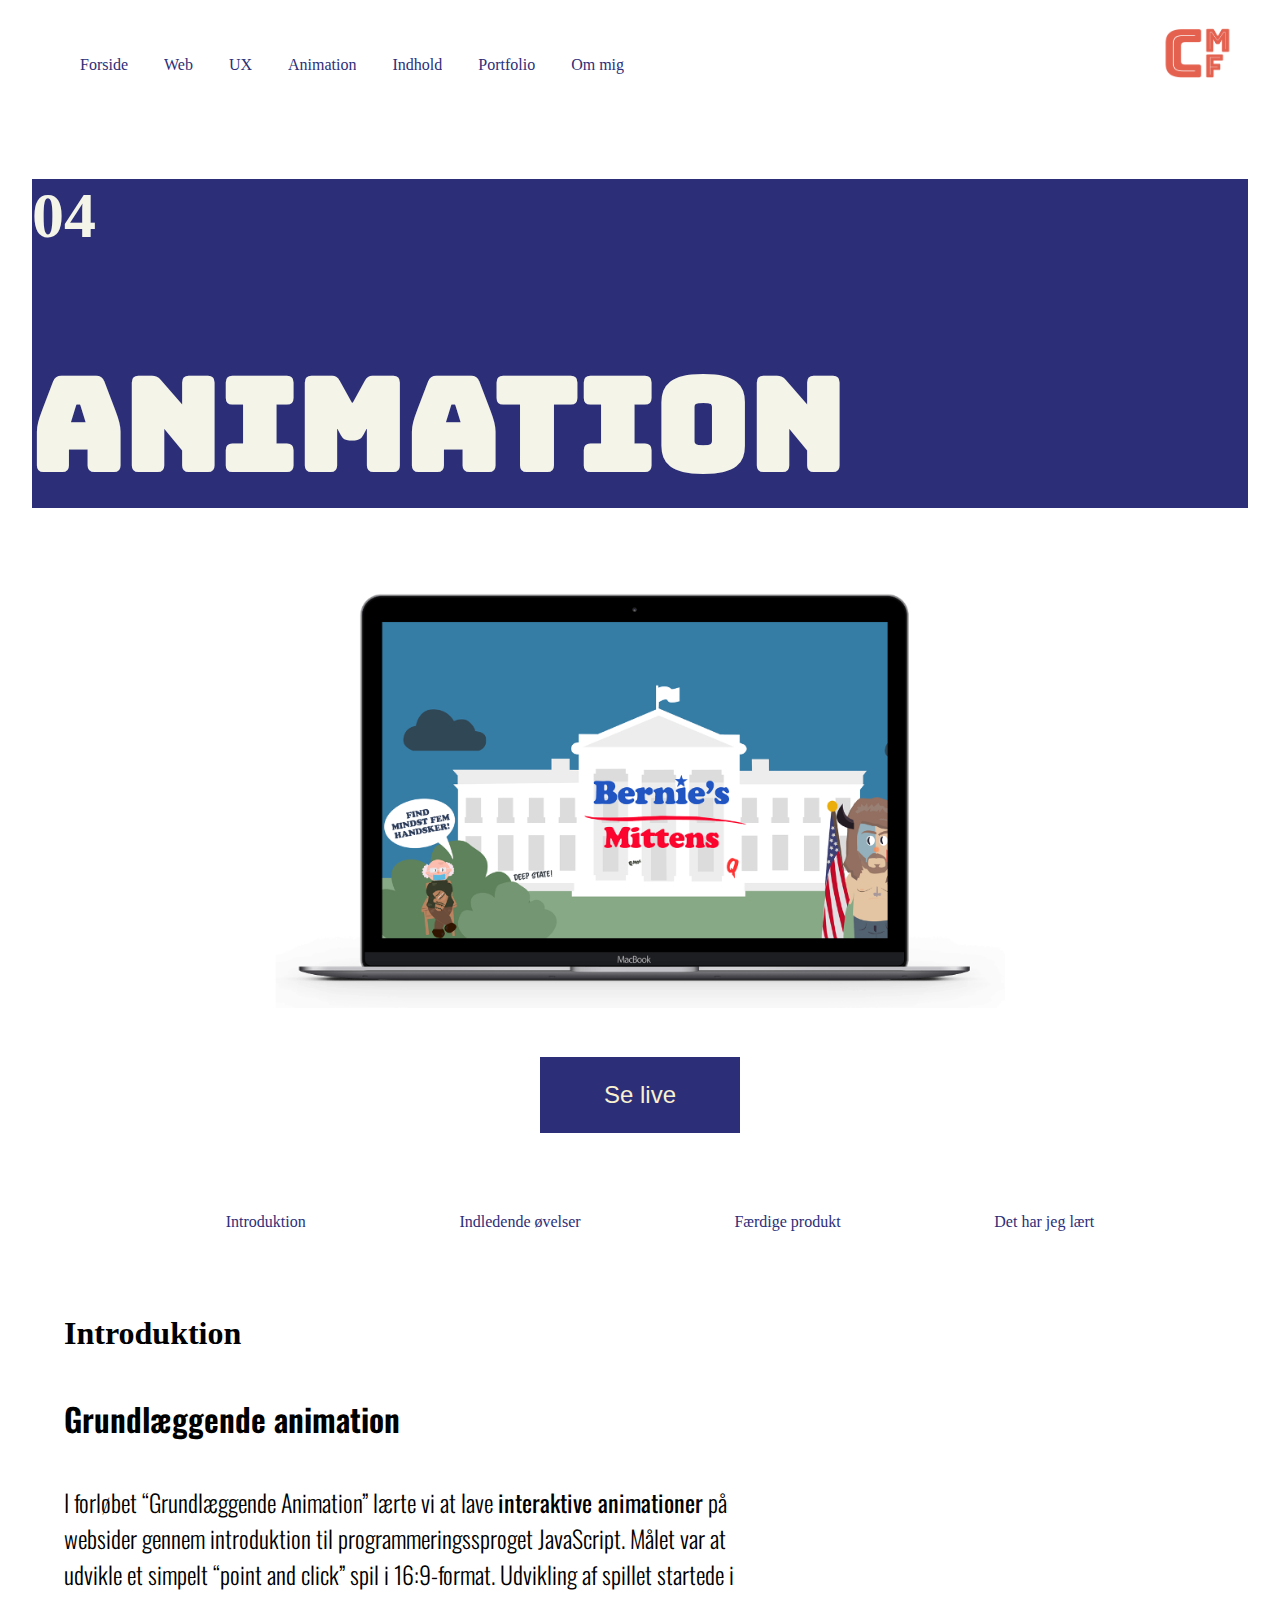
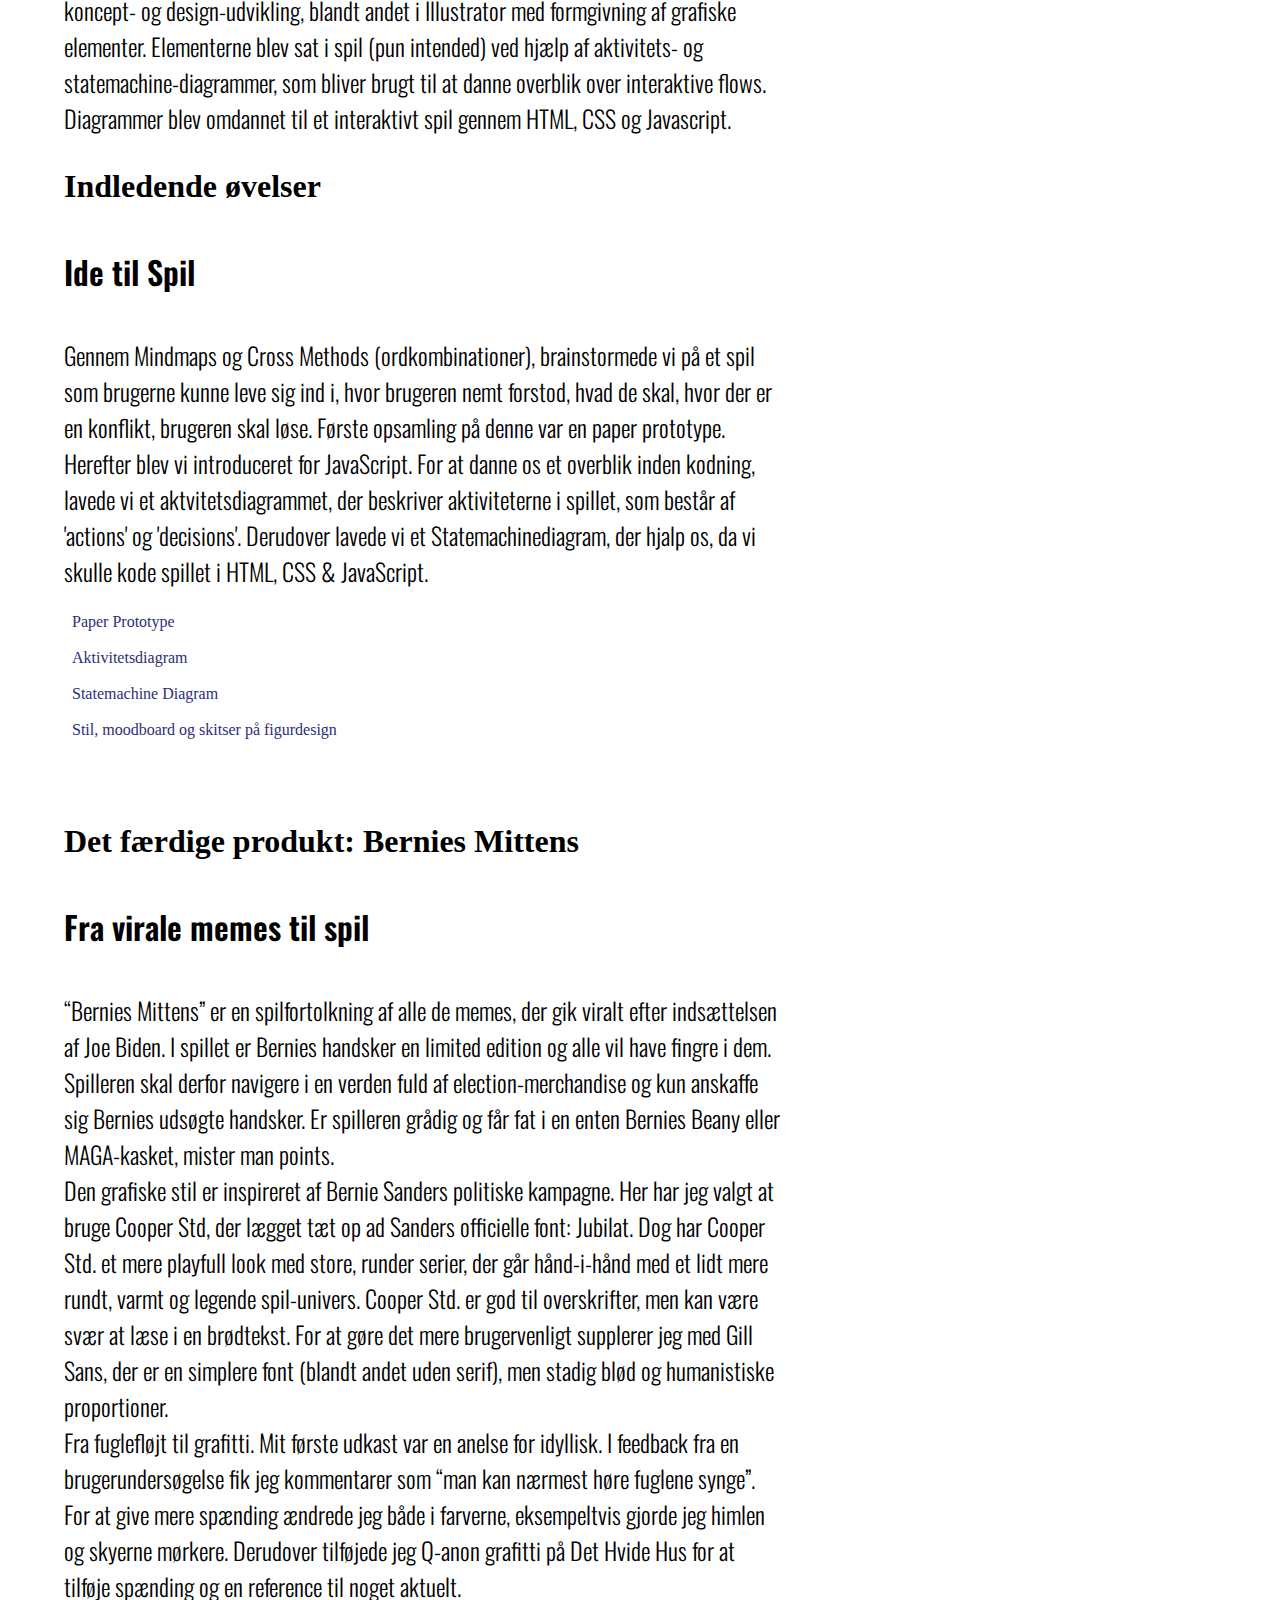
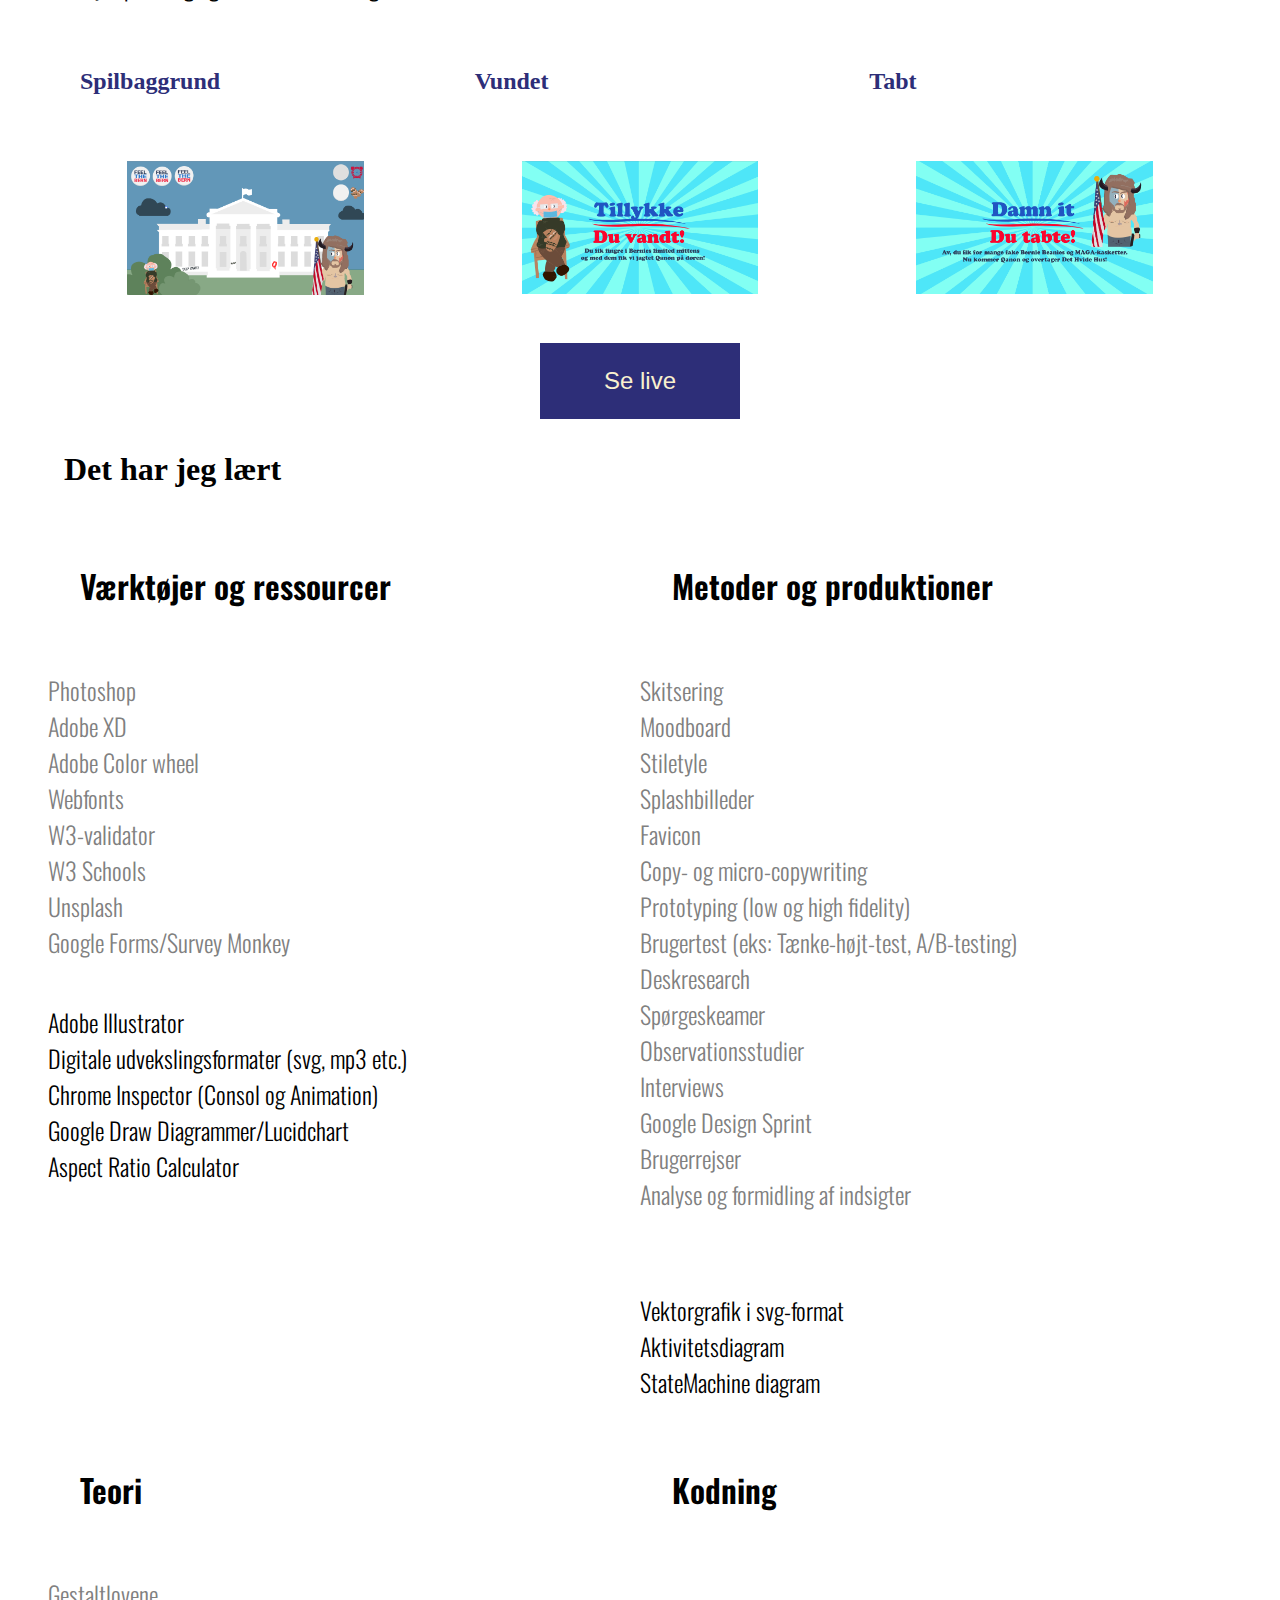
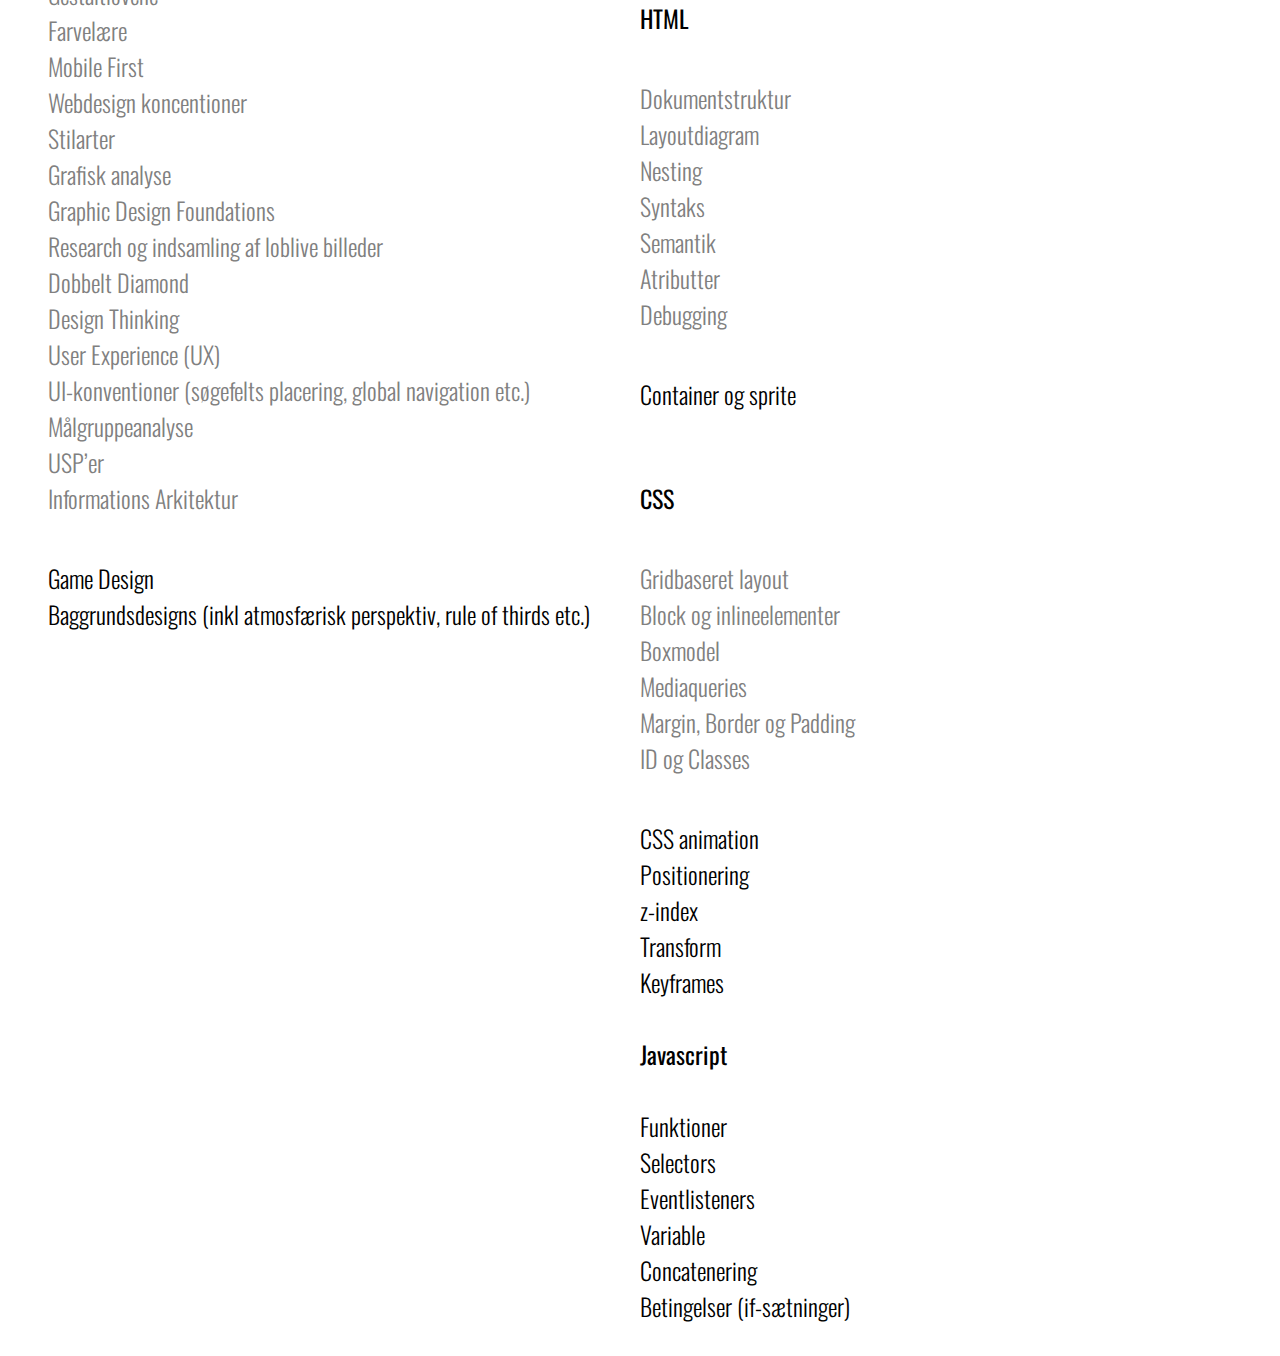
<file: indhold.html>
<!DOCTYPE html>
<html lang="da">

<head>
    <meta charset="utf-8">
    <meta name="viewport" content="width=device-width, initial-scale=1.0">
    <link rel="preconnect" href="https://fonts.googleapis.com">
    <link rel="preconnect" href="https://fonts.gstatic.com" crossorigin>
    <link href="https://fonts.googleapis.com/css2?family=Bungee+Inline&family=Bungee+Outline&family=Oswald:wght@200;300;400&display=swap" rel="stylesheet">
    <link rel="preconnect" href="https://fonts.googleapis.com">
    <link rel="apple-touch-icon" sizes="180x180" href="favicon/apple-touch-icon.png">
    <link rel="icon" type="image/png" sizes="32x32" href="favicon/favicon-32x32.png">
    <link rel="icon" type="image/png" sizes="16x16" href="favicon/favicon-16x16.png">
    <link rel="manifest" href="favicon/site.webmanifest">
    <link rel="mask-icon" href="favicon/safari-pinned-tab.svg" color="#5bbad5">
    <link rel="shortcut icon" href="favicon/favicon.ico">
    <meta name="msapplication-TileColor" content="#da532c">
    <meta name="msapplication-config" content="favicon/browserconfig.xml">
    <meta name="theme-color" content="#ffffff">
    <title>Animation</title>
    <link rel="stylesheet" href="portfolio.css">

</head>

<body>
    <header>
        <!--Burgermenu'en har jeg copy-pastet fra graphemica.com-->
        <div class="wrapper" id="topnav">
            <nav>
                <div id="menuknap">☰</div>
                <ul id="menu" class="hidden">
                    <li><a href="index.html">Forside</a></li>
                    <li><a href="02web.html">Web</a></li>
                    <li><a href="03ux.html">UX</a></li>
                    <li><a href="04animation.html">Animation</a></li>
                    <li><a href="05indhold.html">Indhold</a></li>
                    <li><a href="06portfolio.html">Portfolio</a></li>
                    <li><a href="ommig.html">Om mig</a></li>
                </ul>
            </nav>

            <a class="logo" href=index.html><img src="billeder/logo.png" alt="cmf">
            </a>

        </div>
    </header>

    <main id="wrapper_04">
        <div class="splashbox_04">
            <h2>04</h2>
            <h1>Animation</h1>
        </div>
        <section id="splash_section_04">
            <div class="container_splash">
                <img src="billeder/04_splash.png" alt="BerniesMittens">
            </div>
            <!--Target=blank får linket til at åbne i et nyt vindue-->
            <a class="knap_04" href="http://ceciliemorville.dk/kea/04_animation/spil/spil.html" target="_blank">Se live</a>
        </section>

        <section id="links_section_04">
            <nav>
                <ul class="links">
                    <li><a href="#introduktion_section_04">
                            <wdr>Intro</wdr>duktion
                        </a></li>
                    <li><a href="#oevelser_section_04">Indledende øvelser</a></li>
                    <li><a href="#faerdigeprodukt_section_04">Færdige produkt</a></li>
                    <li><a href="#harjeglaert_section_04">Det har jeg lært</a></li>
                </ul>
            </nav>
        </section>

        <section id="introduktion_section_04">
            <br>
            <br>
            <h3>Introduktion</h3>
            <h4>Grundlæggende animation</h4>
            <p>I forløbet “Grundlæggende Animation” lærte vi at lave <b>interaktive animationer</b> på websider gennem introduktion til programmeringssproget JavaScript. Målet var at udvikle et simpelt “point and click” spil i 16:9-format. Udvikling af spillet startede i koncept- og design-udvikling, blandt andet i Illustrator med formgivning af grafiske elementer. Elementerne blev sat i spil (pun intended) ved hjælp af aktivitets- og statemachine-diagrammer, som bliver brugt til at danne overblik over interaktive flows. Diagrammer blev omdannet til et interaktivt spil gennem HTML, CSS og Javascript.
            </p>
        </section>

        <section id="oevelser_section_04">
            <h3>Indledende øvelser</h3>
            <h4>Ide til Spil</h4>
            <p>Gennem Mindmaps og Cross Methods (ordkombinationer), brainstormede vi på et spil som brugerne kunne leve sig ind i, hvor brugeren nemt forstod, hvad de skal, hvor der er en konflikt, brugeren skal løse. Første opsamling på denne var en paper prototype. 
                Herefter blev vi introduceret for JavaScript. For at danne os et overblik inden kodning, lavede vi et aktvitetsdiagrammet, der beskriver aktiviteterne i spillet, som består af 'actions' og 'decisions'. Derudover lavede vi et Statemachinediagram, der hjalp os, da vi skulle kode spillet i HTML, CSS & JavaScript. 
            </p>
        </section>


            <section id="dokumenter_section_04">
                <ul class="dokumentlinks">
                    <li><a href="dokumenter/04_paperprototype.pdf" target="_blank">Paper Prototype</a></li>
                    <br>
                    <li><a href="https://lucid.app/lucidchart/852e0209-1062-4548-a6f2-f772ebaf2637/edit?shared=true&page=0_0# " target="_blank">Aktivitetsdiagram</a></li>
                    <br>
                    <li><a href="dokumenter/04_machinediagram.jpg" target="_blank">Statemachine Diagram</a></li>
                    <br>
                    <li><a href="dokumenter/04_stil_moodboard_figurdesign.pdf" target="_blank">Stil, moodboard og skitser på figurdesign</a></li>
                </ul>

            </section>


        <section id="faerdigeprodukt_section_04">
            <br>
            <br>
            <h3>Det færdige produkt: Bernies Mittens
            </h3>
            <h4>Fra virale memes til spil</h4>
            <p>“Bernies Mittens” er en spilfortolkning af alle de memes, der gik viralt efter indsættelsen af Joe Biden. I spillet er Bernies handsker en limited edition og alle vil have fingre i dem. Spilleren skal derfor navigere i en verden fuld af election-merchandise og kun anskaffe sig Bernies udsøgte handsker. Er spilleren grådig og får fat i en enten Bernies Beany eller MAGA-kasket, mister man points.
                <br>
                Den grafiske stil er inspireret af Bernie Sanders politiske kampagne. Her har jeg valgt at bruge Cooper Std, der lægget tæt op ad Sanders officielle font: Jubilat. Dog har Cooper Std. et mere playfull look med store, runder serier, der går hånd-i-hånd med et lidt mere rundt, varmt og legende spil-univers. Cooper Std. er god til overskrifter, men kan være svær at læse i en brødtekst. For at gøre det mere brugervenligt supplerer jeg med Gill Sans, der er en simplere font (blandt andet uden serif), men stadig blød og humanistiske proportioner. 
                <br>
                Fra fuglefløjt til grafitti. Mit første udkast var en anelse for idyllisk. I feedback fra en brugerundersøgelse fik jeg kommentarer som “man kan nærmest høre fuglene synge”. For at give mere spænding ændrede jeg både i farverne, eksempeltvis gjorde jeg himlen og skyerne mørkere. Derudover tilføjede jeg Q-anon grafitti på Det Hvide Hus for at tilføje spænding og en reference til noget aktuelt.  </p>

            <div class="oevelser_section_wrapper">
                <div class="col">
                    <h5>Spilbaggrund</h5><br><img src="billeder/05_spilbaggrund.png" alt="Spilbaggrund">
                </div>
                <div class="col">
                    <h5>Vundet</h5><br><img src="billeder/05_vundet.png" alt="Vundet">
                </div>
                <div class="col">
                    <h5>Tabt</h5><br><img src="billeder/05_tabt.png" alt="Tabt">
                </div>

            </div>

        </section>

        <!-- <section id="dokumenter_section_04">
            <ul class="dokumentlinks">
                <li><a href="dokumenter/03_fotostil.png" target="_blank">Fotostil</a></li>
                <br>
                <li><a href="dokumenter/03_styletile.pdf" target="_blank">Stiletyle og moodboard</a></li>
                <br>
                <li><a href="dokumenter/03_copywriting.pdf" target="_blank">Copywriting</a></li>
                <br>
                <li><a href="dokumenter/03_brugertest.pdf" target="_blank">Brugertest</a></li>
                <br>
                <li><a href="dokumenter/03_pitch.pdf" target="_blank">Pitch</a></li>
            </ul>
            <br>
            <br> -->

            <a class="knap_04" href="http://ceciliemorville.dk/kea/04_animation/spil/spil.html" target="_blank">Se live</a>
        </section>

        <section id="harjeglaert_section_04">
            <h3>Det har jeg lært
            </h3>
            <div class="harjeglaert_section_wrapper">
                <div class="col">
                    <h4>Værktøjer og ressourcer</h4>
                    <p1>Photoshop
                        <br> Adobe XD
                        <br> Adobe Color wheel
                        <br> Webfonts
                        <br> W3-validator
                        <br> W3 Schools
                        <br> Unsplash 
                        <br> Google Forms/Survey Monkey </p1>
                        <p> Adobe Illustrator
                            <br> Digitale udvekslingsformater (svg, mp3 etc.)
                            <br> Chrome Inspector (Consol og Animation)
                            <br> Google Draw Diagrammer/Lucidchart
                            <br> Aspect Ratio Calculator
                    </p>
                </div>
                <div class="col">
                    <h4>Metoder og produktioner</h4>
                    <p1>Skitsering
                        <br> Moodboard
                        <br> Stiletyle
                        <br> Splashbilleder
                        <br> Favicon
                        <br> Copy- og micro-copywriting
                    <br> Prototyping (low og high fidelity)
                    <br> Brugertest (eks: Tænke-højt-test, A/B-testing)
                    <br> Deskresearch
                    <br> Spørgeskeamer
                    <br> Observationsstudier
                    <br> Interviews
                    <br> Google Design Sprint
                    <br> Brugerrejser
                    <br> Analyse og formidling af indsigter
                    </p1>
<p>
    <br> Vektorgrafik i svg-format
    <br> Aktivitetsdiagram
    <br> StateMachine diagram
    
</p>
                </div>
                <div class="col">
                    <h4>Teori</h4>
                    <p1>Gestaltlovene
                        <br> Farvelære
                        <br> Mobile First
                        <br> Webdesign koncentioner
                        <br> Stilarter
                        <br> Grafisk analyse
                        <br> Graphic Design Foundations
                        <br> Research og indsamling af loblive billeder
                        <br> Dobbelt Diamond
                        <br> Design Thinking
                        <br> User Experience (UX)
                        <br> UI-konventioner (søgefelts placering, global navigation etc.)
                        <br> Målgruppeanalyse
                        <br> USP’er
                        <br> Informations Arkitektur
                    </p1>
                    <p>
                        Game Design
                        <br> Baggrundsdesigns (inkl atmosfærisk perspektiv, rule of thirds etc.)
                    </p>
                </div>
                <div class="col">
                    <h4>Kodning</h4>
                    <p><b>HTML</b></p>
                    <p1>
                        Dokumentstruktur
                        <br> Layoutdiagram
                        <br> Nesting
                        <br> Syntaks
                        <br> Semantik
                        <br> Atributter
                        <br> Debugging
                        </p1>
                        <p>Container og sprite</p>
                        <p><b>CSS</b></p>
                        <p1>
                        Gridbaseret layout
                        <br> Block og inlineelementer
                        <br> Boxmodel
                        <br> Mediaqueries
                        <br> Margin, Border og Padding
                        <br> ID og Classes
                    </p1>
                    <p>
                        CSS animation
                        <br> Positionering
                        <br> z-index
                        <br> Transform
                        <br> Keyframes
                        <br> <br> <b>Javascript</b><br> 
                        <br> Funktioner
                        <br> Selectors
                        <br> Eventlisteners
                        <br> Variable
                        <br> Concatenering
                        <br> Betingelser (if-sætninger)
                    </p>
                </div>
            </div>


        </section>

    </main>
    <script src="script.js"></script>
</body>

</html>
</file>
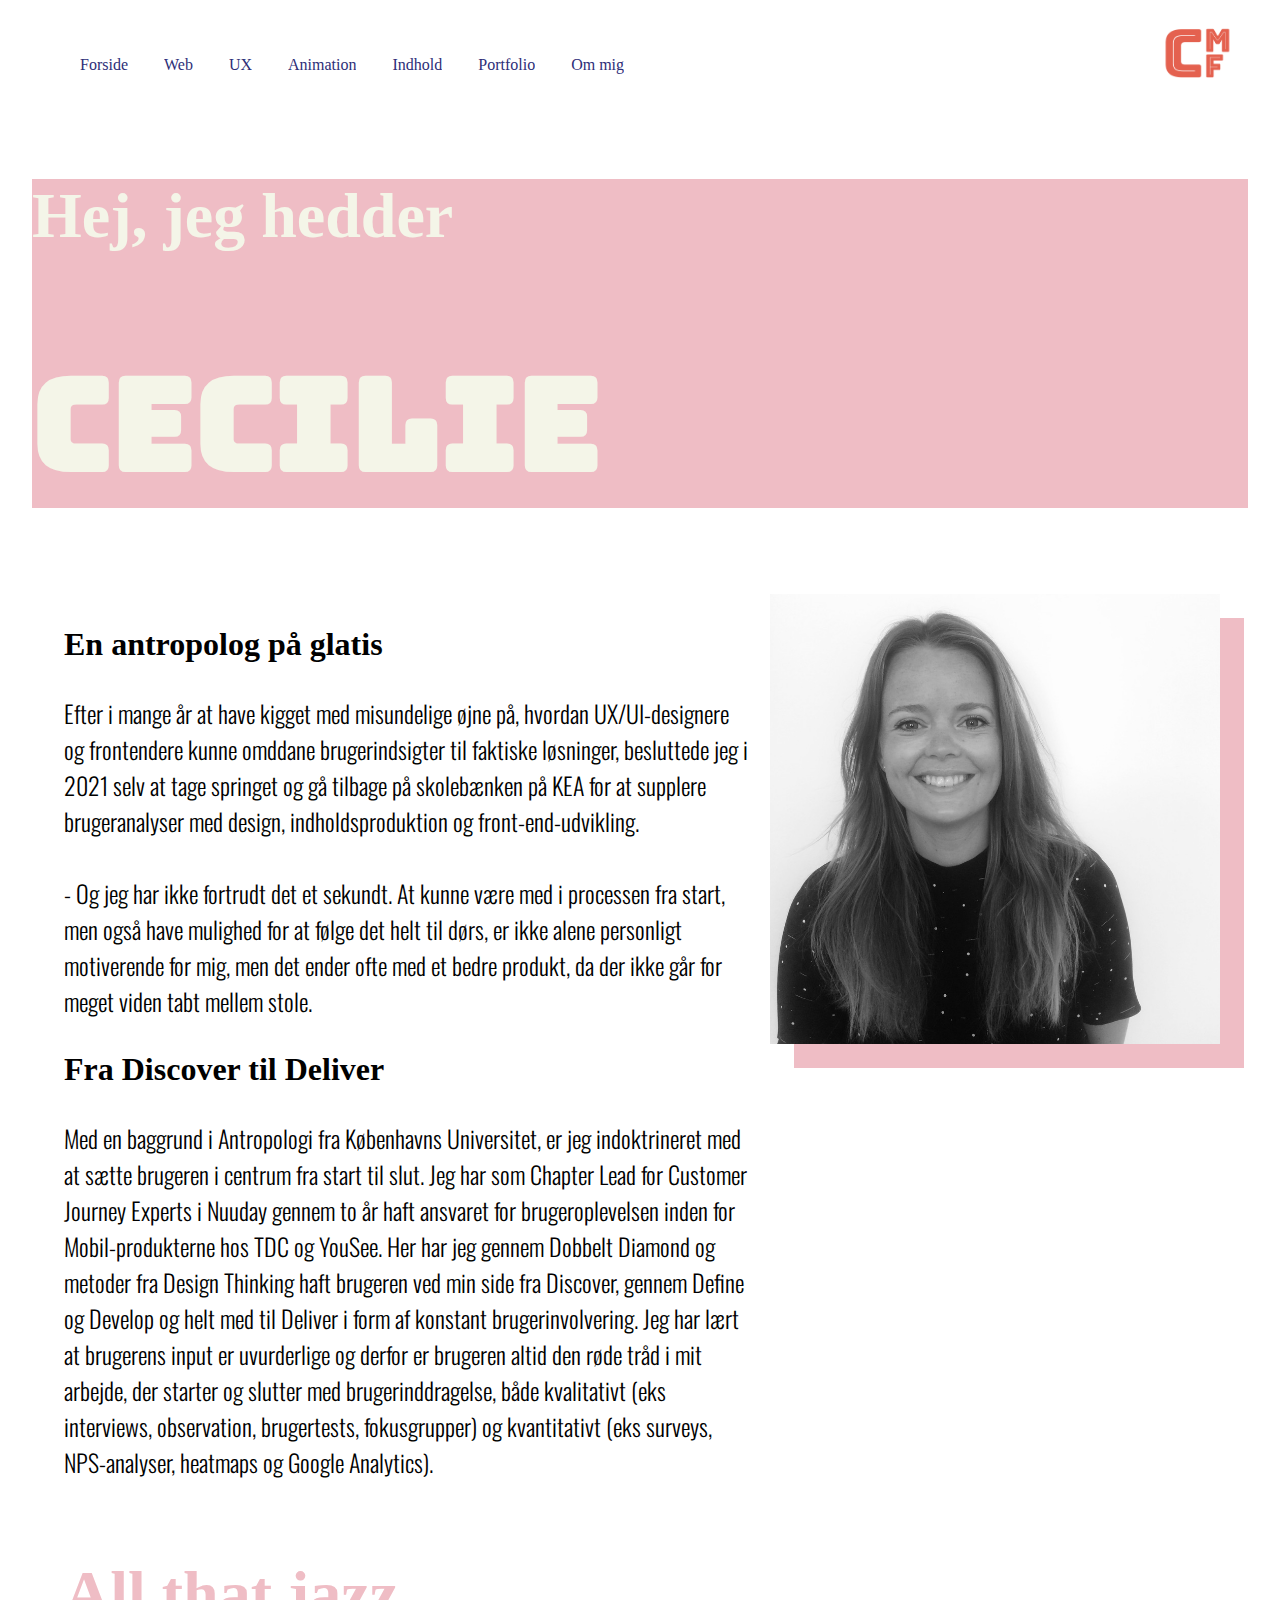
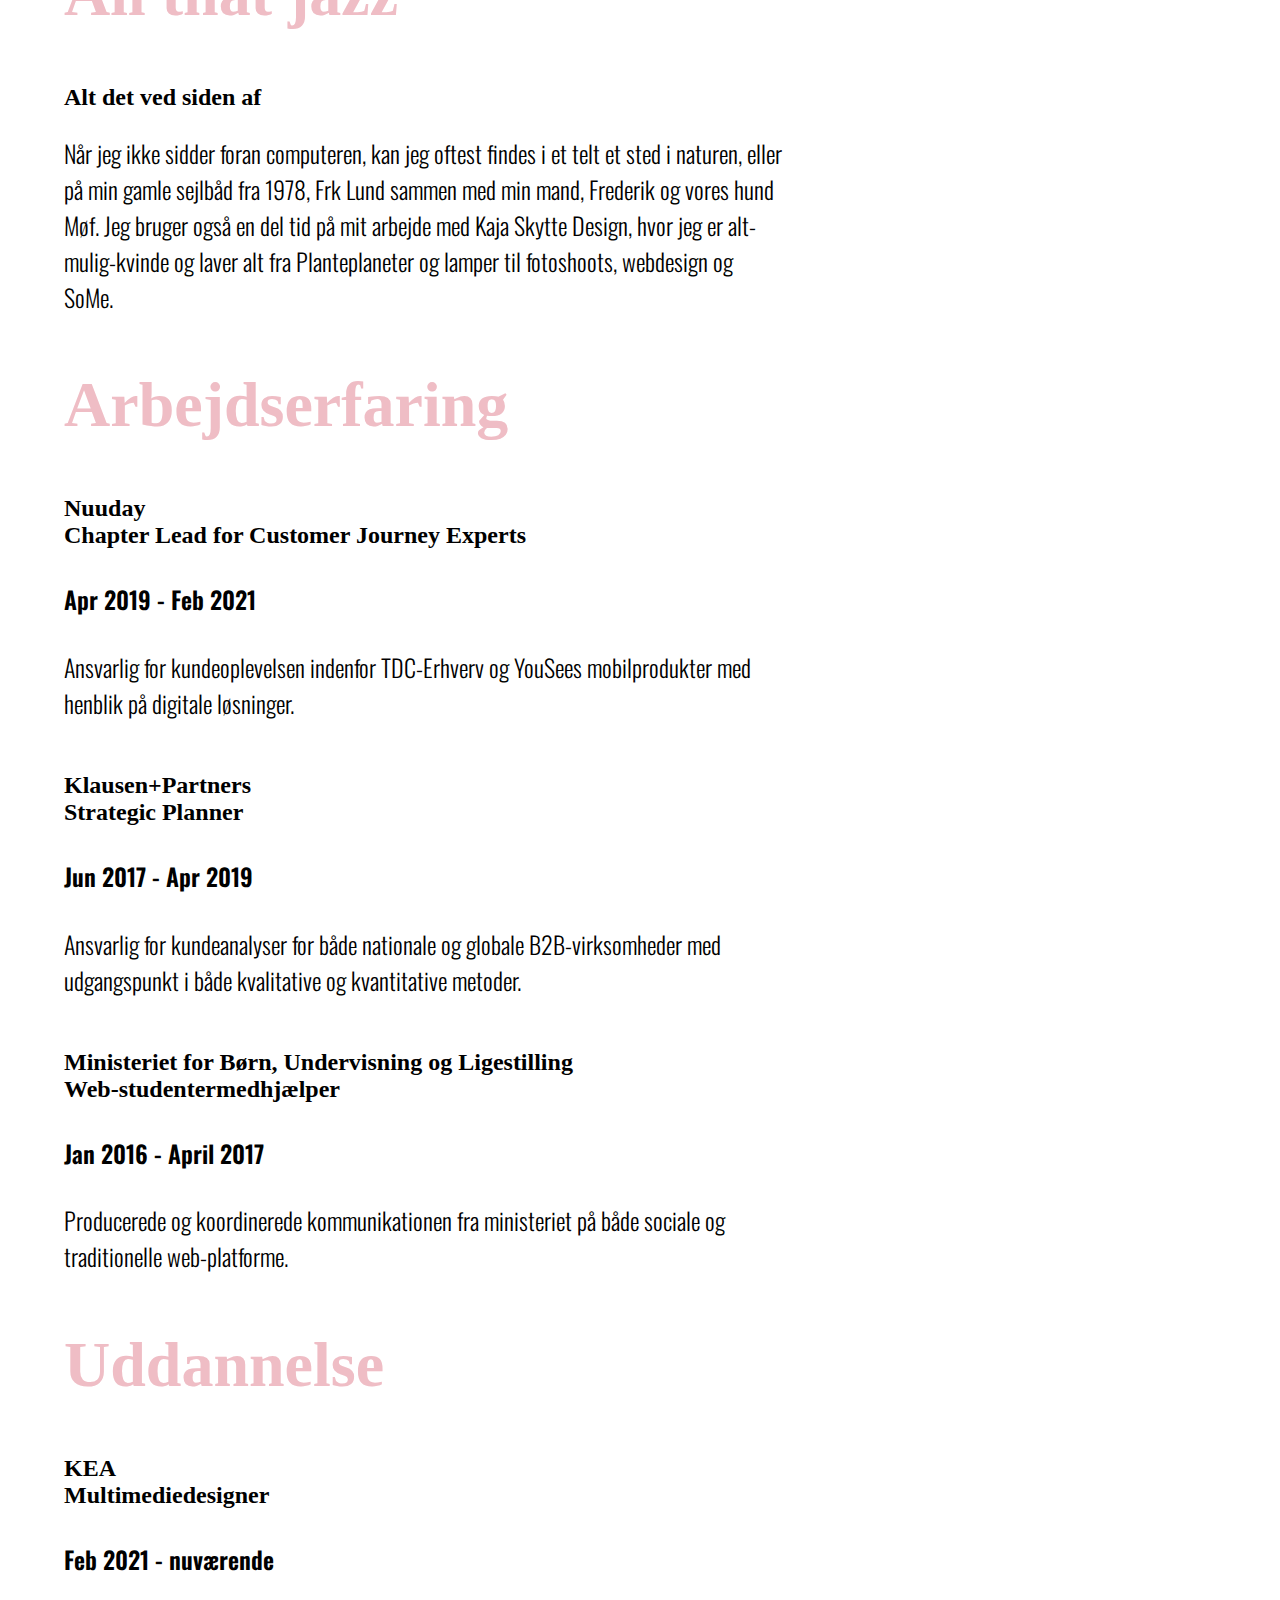
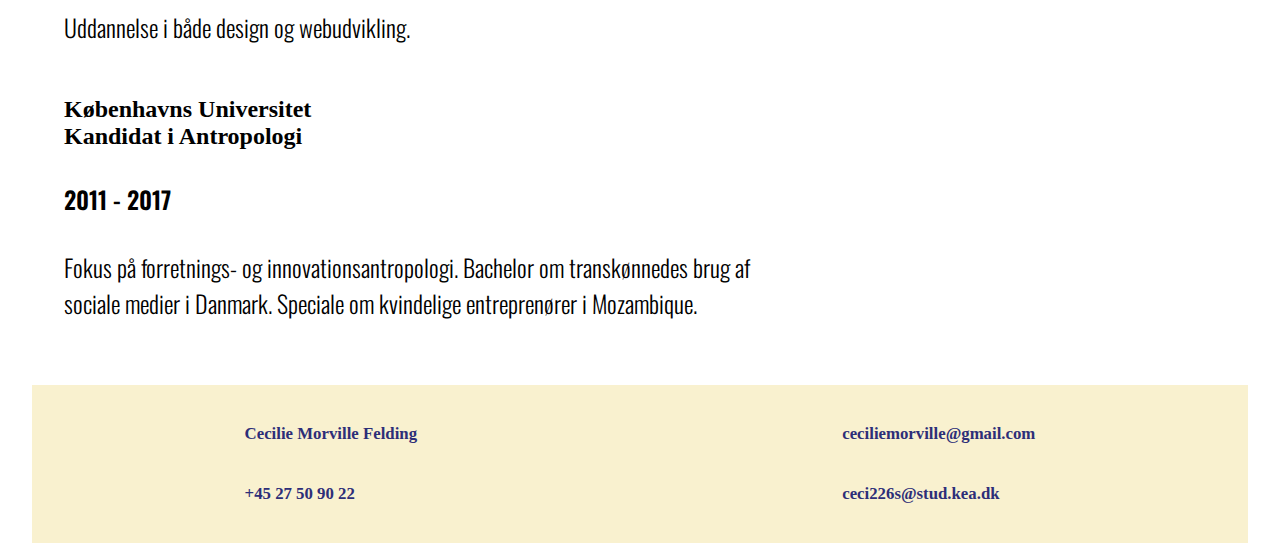
<file: ommig.html>
<!DOCTYPE html>
<html lang="da">

<head>
    <meta charset="utf-8">
    <meta name="viewport" content="width=device-width, initial-scale=1.0">
    <link rel="preconnect" href="https://fonts.googleapis.com">
    <link rel="preconnect" href="https://fonts.gstatic.com" crossorigin>
    <link href="https://fonts.googleapis.com/css2?family=Bungee+Inline&family=Bungee+Outline&family=Oswald:wght@200;300;400&display=swap" rel="stylesheet">
    <link rel="preconnect" href="https://fonts.googleapis.com">
    <link rel="apple-touch-icon" sizes="180x180" href="favicon/apple-touch-icon.png">
    <link rel="icon" type="image/png" sizes="32x32" href="favicon/favicon-32x32.png">
    <link rel="icon" type="image/png" sizes="16x16" href="favicon/favicon-16x16.png">
    <link rel="manifest" href="favicon/site.webmanifest">
    <link rel="mask-icon" href="favicon/safari-pinned-tab.svg" color="#5bbad5">
    <link rel="shortcut icon" href="favicon/favicon.ico">
    <meta name="msapplication-TileColor" content="#da532c">
    <meta name="msapplication-config" content="favicon/browserconfig.xml">
    <meta name="theme-color" content="#ffffff">
    <title>Animation</title>
    <link rel="stylesheet" href="portfolio.css">

</head>

<body>
    <header>
        <!--Burgermenu'en har jeg copy-pastet fra graphemica.com-->
        <div class="wrapper" id="topnav">
            <nav>
                <div id="menuknap">☰</div>
                <ul id="menu" class="hidden">
                    <li><a href="index.html">Forside</a></li>
                    <li><a href="02web.html">Web</a></li>
                    <li><a href="03ux.html">UX</a></li>
                    <li><a href="04animation.html">Animation</a></li>
                    <li><a href="05indhold.html">Indhold</a></li>
                    <li><a href="06portfolio.html">Portfolio</a></li>
                    <li><a href="ommig.html">Om mig</a></li>
                </ul>
            </nav>

            <a class="logo" href=index.html><img src="billeder/logo.png" alt="cmf">
            </a>

        </div>
    </header>

    <main id="wrapper_07">
        <div class="splashbox_07">
            <h2>Hej, jeg hedder</h2>
            <h1>Cecilie</h1>
        </div>

        <section id="splash_section_07">
            <div class="splash_wrapper">
                <div class="07_col">
                    <h3>En antropolog på glatis</h3>
                    <p>Efter i mange år at have kigget med misundelige øjne på, hvordan UX/UI-designere og frontendere kunne omddane brugerindsigter til faktiske løsninger, besluttede jeg i 2021 selv at tage springet og gå tilbage på skolebænken på KEA for at supplere brugeranalyser med design, indholdsproduktion og front-end-udvikling. <br><br> - Og jeg har ikke fortrudt det et sekundt. At kunne være med i processen fra start, men også have mulighed for at følge det helt til dørs, er ikke alene personligt motiverende for mig, men det ender ofte med et bedre produkt, da der ikke går for meget viden tabt mellem stole. </p>
                    <h3>Fra Discover til Deliver</h3>
                    <p>Med en baggrund i Antropologi fra Københavns Universitet, er jeg indoktrineret med at sætte brugeren i centrum fra start til slut. Jeg har som Chapter Lead for Customer Journey Experts i Nuuday gennem to år haft ansvaret for brugeroplevelsen inden for Mobil-produkterne hos TDC og YouSee. Her har jeg gennem Dobbelt Diamond og metoder fra Design Thinking haft brugeren ved min side fra Discover, gennem Define og Develop og helt med til Deliver i form af konstant brugerinvolvering. Jeg har lært at brugerens input er uvurderlige og derfor er brugeren altid den røde tråd i mit arbejde, der starter og slutter med brugerinddragelse, både kvalitativt (eks interviews, observation, brugertests, fokusgrupper) og kvantitativt (eks surveys, NPS-analyser, heatmaps og Google Analytics).
                    </p>
                </div>
                    <img src="billeder/cvbillede.png" alt="Ceciliemorvillefelding">
            </div>
        </section>

            <article class="cv">
                <h2>All that jazz</h2>


                <h3>Alt det ved siden af</h3>
                <p>Når jeg ikke sidder foran computeren, kan jeg oftest findes i et telt et sted i naturen, eller på min gamle sejlbåd fra 1978, Frk Lund sammen med min mand, Frederik og vores hund Møf. Jeg bruger også en del tid på mit arbejde med Kaja Skytte Design, hvor jeg er alt-mulig-kvinde og laver alt fra Planteplaneter og lamper til fotoshoots, webdesign og SoMe. 
                </p>
            </article>

            <article class="cv">
                <h2>Arbejdserfaring</h2>
                <h3>Nuuday
                <br> Chapter Lead for Customer Journey Experts</h3>
                <h4>Apr 2019 - Feb 2021</h4>
                <p>Ansvarlig for kundeoplevelsen indenfor TDC-Erhverv og YouSees mobilprodukter med henblik på digitale løsninger.</p>

                <h3><br>Klausen+Partners
                <br>Strategic Planner</h3>
                <h4>Jun 2017 - Apr 2019</h4>
                <p>Ansvarlig for kundeanalyser for både nationale og globale B2B-virksomheder med udgangspunkt i både kvalitative og kvantitative metoder. </p>

                <h3><br>Ministeriet for Børn, Undervisning og Ligestilling
                    <br>Web-studentermedhjælper</h3>
                    <h4>Jan 2016 - April 2017</h4>
                    <p>Producerede og koordinerede kommunikationen fra ministeriet på både sociale og traditionelle web-platforme. </p>
            </article>

            <article class="cv">
                <h2>Uddannelse</h2>
                <h3>KEA
                <br> Multimediedesigner</h3>
                <h4>Feb 2021 - nuværende</h4>
                <p>Uddannelse i både design og webudvikling. </p>

                <h3><br>Københavns Universitet
                    <br>Kandidat i Antropologi</h3>
                    <h4>2011 - 2017</h4>
                    <p>Fokus på forretnings- og innovationsantropologi. Bachelor om transkønnedes brug af sociale medier i Danmark. Speciale om kvindelige entreprenører i Mozambique.</p>

                </article>

                <section id="footer">
                    <div class="telefon">
                      <h6>Cecilie Morville Felding</h6>
                      
        
                      <h6>
                        <a href="tel:+4527509022">+45 27 50 90 22</h6>
                            
                  
                    </div>
            
                    <div class="mail">
                        <h6>
                            <a href="mailto:ceciliemorville@gmail.com">ceciliemorville@gmail.com</a>
                          </h6>
                          <h6>   
                        <a href="mailto:ceci226s@stud.kea.dk">ceci226s@stud.kea.dk</a>
                      </h6>
                    </div>
            
                  </section>

    </main>
    <script src="script.js"></script>
</body>

</html>
</file>
<file: style.css>
/* Kode for forsiden  */
/* Margin */
body {
    margin-left: 2rem;
    margin-right: 2rem;
  }

  /* Farver */
html {
    --black: #000000;
    --white: #ffffff;
    --darkblue: #2D2E78;
    --mediumblue: #3456A1;
    --blue: #4874B5;
    --lightblue: #418CC3;
    --lightgreen: #CAE1C7;
    --beige: #F4F5E8;
    --darkred: #D93830;
    --orangered: #E4614F;
    --rose: #EFBDC5;
    --lightpurple: #EDD8E7;
    --lightyellow: #F9F1CF;
  }

  /*fonte*/
h1 {
    font-family: 'Bungee inline', Impact;
    font-size: clamp(3rem, 16vw - 3rem, 7rem);  
}


h2 {
    font-family: 'Bungee', Impact;
    font-size: clamp(1.5rem, 5.3vw - 0.3rem, 2rem);
}

h3 {
    font-family: 'Bungee', Impact;
    font-size: clamp(1.5rem, 5.3vw - 1.3rem, 2rem);
}

h4 {
    font-family: 'Oswald', Verdana, sans-serif;
    font-size: 2em;
    font-weight: 600;
    color: var(--black); 
}

h5 {
    font-family: 'Oswald', Verdana, sans-serif;
    font-size: 1em;
    font-weight: 100;
    color: var(--black);
}

h6 {
    font-family: 'Bungee', Impact;
    font-size: clamp(0.75rem, 0.65rem + 0.5vw, 1.25rem);
    color: var(--darkblue);
}

p {
    font-family: 'Oswald', Verdana, sans-serif;
    font-size: 1.2em;
    font-weight: 300;
    color: var(--black);
    font-size: clamp(1rem, 4vw - 0.5rem, 2rem);
    max-width: 60ch;
}

a {
    text-decoration: none;
    color: var(--darkblue);
}

/*Logo*/
.logo img {
    display: inline-block;
    height: auto;
    object-fit: cover;
    position: relative;
    width: 70px;
}

/*Burgermenu*/
#menuknap {
    display: inline-block;
    font-size: 3rem;
}

#menu {
    list-style-type: none;
    transition: all .3s;
    transform-origin: top left;
    font-family: 'Bungee', Impact;
    font-size: 1em;
    justify-content: space-between;
    padding: 1em;
    list-style: none;
    overflow-x: auto;
    position: absolute;
    left: 0;
    background: white;
    width: 100vw;
}

#menu.hidden {
    opacity: 0;
    left: -100px;
}

/*Header*/
header {
    position: sticky;
    top: 0;
    padding: 1rem;
    background: var(--white);
    left: 0;
    right: 0;
}

.wrapper {
    max-width: 100%;
    width: auto;
    margin: 0 auto;
}

#topnav {
    display: flex;
    justify-content: space-between;
    align-content: center;
}

#topnav a:hover {
    text-decoration: underline var(--orangered);
    color: var(--orangered);
}

/* Responsiv footer  */
#footer {
    background-color: var(--lightyellow);
    color: white;
    display: flex;
    flex-wrap: wrap;
    justify-content: space-evenly;
    margin-top: 4rem;
  }

@media only screen and (min-width: 600px) {

    #menuknap {
        display: none;
    }

    #menu {
        width: auto;
    }

    #menu.hidden {
        /*        transform: translateX(0);
        */
        left: 0;
        position: relative;
        opacity: 1;
    }

    #menu li {
        display: inline-block;
        font-family: 'Bungee', Impact;
        font-size: 1em;
        margin: 0 1em;
        list-style: none;
        overflow-x: auto;
    }
}

/* Index Mobile */
/* Splash section */
#home_section {
    grid-template-rows: repeat(4, 1fr);
    background-image: url(billeder/cv_logo.png);
    background-size: cover;
    background-position: 30% 50%;
    align-items: center;
    margin-bottom: -2rem;
  }


  #home_section h1 {
    color: var(--darkblue);
    font-family: "Bungee", sans-serif;
    font-size: clamp(3rem, 16vw - 3rem, 7rem);  }
  
  .h1_1 {
    color: var(--darkblue);
    grid-column: 1/6;
    grid-row: 1/3;

  }
  
  .h1_2 {
    grid-column: 1/6;
    grid-row: 1/9;
  }
  
  .h1_3 {
    grid-column: 1/6;
    grid-row: 3/7;
  }

  /* Tema-kort section */

  .portfolio_wrapper {
    display: grid;
    grid-template-columns: 1fr;
    justify-content: center;
    gap: 10px;
}

/*Styling af portfoliobokse*/
.portfolio_card {
    text-align: center;
    padding-left: 2rem;
    padding-right: 2rem;
    aspect-ratio: 1;
    display: flex;
    flex-direction: column;
    justify-content: center;
}

.portfolio_card h1 {
    font-size: 6rem;
    margin: 0;
}

.portfolio_card h2 {
    font-size: 3rem;
    margin: 0;
}

.portfolio_card h3 {
    font-size: 1.8rem;
    margin: 0;
}

.portfolio_02 {
    background: var(--lightpurple);
}

.portfolio_02 h1,
.portfolio_02 h2,
.portfolio_02 h3 {
    color: var(--lightblue);
}

.portfolio_03 {
    background: var(--lightgreen);
}

.portfolio_03 h1,
.portfolio_03 h2,
.portfolio_03 h3 {
    color: var(--darkblue);
}

.portfolio_04 {
    background: var(--mediumblue);
}

.portfolio_04 h1,
.portfolio_04 h2,
.portfolio_04 h3 {
    color: var(--beige);
}

.portfolio_05 {
    background: var(--lightyellow);
}

.portfolio_05 h1,
.portfolio_05 h2,
.portfolio_05 h3 {
    color: var(--orangered);
}

.portfolio_06 {
    background: var(--orangered);
}

.portfolio_06 h1,
.portfolio_06 h2,
.portfolio_06 h3 {
    color: var(--beige);
}

.portfolio_07 {
    background: var(--rose);
}

.portfolio_07 h1,
.portfolio_07 h2,
.portfolio_07 h3 {
    color: var(--beige);
}

  /* -------------------------------Responsiv / Desk top---------------------------------- */

/* Hvis skærmen er større end 600px  */

@media (min-width: 600px) {
    body {
      margin-left: 5rem;
      margin-right: 5rem;
    }

    #home_section {
        width: 100%;
        height: 44rem;
        display: grid;
        grid-template-columns: repeat(10, 1fr);
      }
    
      .h1_1 {
        grid-column: 2/6;
       grid-row: 1/9;

      }
    
      .h1_2 {
        padding-top: 3rem;
        grid-column: 4/6;
        grid-row: 4/9;
      }
    
      .h1_3 {
        grid-column: 6/6;
        grid-row: 9/9;
      }

      #home_section img {
        grid-column: 5 / 8;
        grid-row: 2 / 6;
        background-size: cover;
        width: 100%;
    }

  /* Tema-kort section */

  .portfolio_wrapper {
    display: grid;
    grid-template-columns: 1fr 1fr 1fr;
    gap: 25px;
}

/*Styling af portfoliobokse*/
.portfolio_card {
    text-align: center;
    padding-left: 2rem;
    padding-right: 2rem;
    aspect-ratio: 1;
    /* makes squares */
    display: flex;
    flex-direction: column;
    justify-content: center;
    /* aligns elements to center */
}

}

@media (min-width: 800px) {
    .portfolio_card {
    margin-top: 6em;
    } 
}
</file>
<file: portfolio.css>
/* Generelt for alle portfolio-undersider */
/* Denne er kode Desk-top first med mediaqueries for mobilvisning modsat forsiden. Til en anden gang, skal denne selvfølgelig også kodes Mobile First */

html {
    --black: #000000;
    --white: #ffffff;
    --darkblue: #2D2E78;
    --mediumblue: #3456A1;
    --blue: #4874B5;
    --lightblue: #418CC3;
    --lightgreen: #CAE1C7;
    --beige: #F4F5E8;
    --darkred: #D93830;
    --orangered: #E4614F;
    --rose: #EFBDC5;
    --lightpurple: #EDD8E7;
    --lightyellow: #F9F1CF;
}

* {
    box-sizing: border-box;
}

body {
    margin-left: 2rem;
    margin-right: 2rem;
}

 /*fonte*/
 h1 {
    font-family: 'Bungee Inline', Impact;
    font-size: clamp(3rem, 20vw - 4.5rem, 8rem);
}

h2 {
    font-family: 'Bungee', Impact;
    font-size: clamp(2rem, 8vw - 1rem, 4rem);}

h3 {
    font-family: 'Bungee', Impact;
    font-size: clamp(1.5rem, 5.3vw - 1.3rem, 2rem);
    margin-left: 2rem;
}

h4 {
    font-family: 'Oswald', Verdana, sans-serif;
    font-size: 2em;
    font-weight: 600;
    color: var(--black); 
    margin-left: 2rem;
}

h5 {
    font-family: 'Bungee', Impact;
    font-size: clamp(1rem, 2.7vw - 0.2rem, 1.5rem);
    margin-left: 2rem;
    color: var(--darkblue);
}

h6 {
    font-family: 'Bungee', Impact;
    font-size: clamp(0.75rem, 0.65rem + 0.5vw, 1.25rem);
    color: var(--darkblue);
}

p {
    font-family: 'Oswald', Verdana, sans-serif;
    font-weight: 300;
    color: var(--black);
    max-width: 60ch;
    font-size: clamp(1rem, 2vw + 0.3rem, 1.5rem);
    margin-left: 2rem;

}

p1 {
    font-family: 'Oswald', Verdana, sans-serif;
    font-weight: 300;
    color: gray;
    max-width: 60ch;
    font-size: clamp(1rem, 2vw + 0.3rem, 1.5rem);
}


.harjeglaert_section_wrapper p {
    margin-left: 0;
}

a {
    text-decoration: none;
    color: var(--darkblue);
}

/* #header */
header {
    position: sticky;
    top: 0;
    padding: 1rem;
    background: var(--white);
    left: 0;
    right: 0;

}

.wrapper {
    max-width: 100%;
    width: auto;
    margin: 0 auto;
}

#topnav {
    display: flex;
    justify-content: space-between;
    align-content: center;
}

#topnav a:hover {
    text-decoration: underline var(--orangered);
    color: var(--orangered);
}


/*Logo*/
.logo img {
    display: inline-block;
    height: auto;
    object-fit: cover;
    position: relative;
    width: 70px;
}

/*Burgermenu*/

#menuknap {
    display: inline-block;
    font-size: 3rem;
}

#menu {
    list-style-type: none;
    transition: all .3s;
    transform-origin: top left;
    font-family: 'Bungee', impact;
    font-size: 1em;
    justify-content: space-between;
    padding: 1em;
    list-style: none;
    overflow-x: auto;
    position: absolute;
    left: 0;
    background: white;
    width: 100vw;
}

#menu.hidden {
    opacity: 0;
    left: -100px;
}

/* Responsiv footer  */
#footer {
    background-color: var(--lightyellow);
    color: white;
    display: flex;
    flex-wrap: wrap;
    justify-content: space-evenly;
    margin-top: 4rem;
  }



/* Mediaquery for menu i mobilvisning  */
@media only screen and (min-width: 600px) {

    #menuknap {
        display: none;
    }

    #menu {
        width: auto;
    }

    #menu.hidden {
        left: 0;
        position: relative;
        opacity: 1;
    }

    #menu li {
        display: inline-block;
        font-family: 'Bungee', Impact;
        font-size: 1em;
        margin: 0 1em;
        list-style: none;
        overflow-x: auto;
    }

}

/* Links i både undermenu og dokumentliste */
main nav ul {
    font-family: 'Bungee', Impact;
    font-size: 1em;
    color: #2D2E78;
    display: flex;
    flex-flow: wrap;
    justify-content: space-evenly;
    gap: 1em;
    margin-left: 6em;
    margin-right: 6em;
    margin-top: 5em;
    list-style: none;
    overflow-x: auto;
}

@media (min-width: 1000px) {
    main nav ul {
        margin-left: 1em;
        margin-right: 1em;

    } 
}

    .col {
        display: flex;
        flex-direction: column;
        justify-content: space-between;
        gap: 20px;
    }



main nav ul a:hover {
    text-decoration: underline var(--orangered);
    color: var(--orangered);
}

.dokumentlinks {
    font-family: 'Bungee', Impact;
    font-size: 1em;
    color: #2D2E78;
    display: list-item;
    flex-flow: nowrap;
    justify-content: left;
    gap: 1em;
    list-style: none;
    overflow-x: auto;
}

.dokumentlinks a:hover {
    text-decoration: underline var(--orangered);
    color: var(--orangered);
}


/* Billeder */
.container_splash img {
    display: block;
    width: 60%;
    height: auto;
    object-fit: cover;
    margin: -2em auto 3em;
}

.col img {
    display: block;
    width: 60%;
    height: auto;
    object-fit: cover;
    margin: -2em auto 3em;

}

/*Øvelser section*/

@media (min-width: 1000px) {
    .oevelser_section_wrapper {
        display: grid;
        grid-template-columns: 1fr 1fr 1fr;
        margin-left: 1em;
        margin-right: 1em;

    }

    .col {
        display: flex;
        flex-direction: column;
        justify-content: space-between;
        gap: 20px;
    }
}

@media (min-width: 1000px) {
    .harjeglaert_section_wrapper {
        display: grid;
        grid-template-columns: 1fr 1fr;
        margin-left: 1em;
        margin-right: 1em;

    }

    .col {
        display: flex;
        flex-direction: column;
        justify-content: start;
        gap: 20px;
    }
}

/* Tilpasning af design for 02WEB */

.splashbox h1 {
    color: var(--darkblue);
}

.splashbox h2 {
    color: var(--darkblue);
}

.splashbox h3 {
    color: var(--darkblue);
}

.splashbox {
    background-color: var(--lightpurple);
}

#splash_section_02 {
    object-fit: cover;
}

/* knap */
.lerler_knap {
    font-family: "Bungee", sans-serif;
    font-size: clamp(1rem, 2vw + 0.3rem, 1.5rem);
    display: block;
    padding: 1em 1.5em 1em;
    text-decoration: none;
    color: var(--darkblue);
    background: var(--lightpurple);
    cursor: pointer;
    text-align: center;
    max-width: 200px;
    margin: 0 auto;
    border: none;
}

.lerler_knap:hover {
    background-color: var(--darkblue);
    color: var(--lightpurple);
}

.lerler_knap:active {
background-color: var(--lightpurple);
}



/* Tilpasning af design for 03UX */

.splashbox_03 h1 {
    color: var(--lightblue);
}

.splashbox_03 h2 {
    color: var(--lightblue);
}

.splashbox_03 h3 {
    color: var(--lightblue);
}

.splashbox_03 {
    background-color: var(--lightgreen);
}

#splash_section_03 {
    object-fit: cover;
}

/* knap */
.kaktusch_knap {
    font-family: "Bungee", sans-serif;
    font-size: clamp(1rem, 2vw + 0.3rem, 1.5rem);
    display: block;
    padding: 1em 1.5em 1em;
    text-decoration: none;
    color: var(--lightblue);
    background: var(--lightgreen);
    cursor: pointer;
    text-align: center;
    max-width: 200px;
    margin: 0 auto;
    border: none;
}

.kaktusch_knap:hover {
    background-color: var(--lightblue);
    color: var(--lightgreen);
}

.kaktusch_knap:active {
background-color: var(--lightgreen);
}


/* Tilpasning af design for 04animation */

.splashbox_04 h1 {
    color: var(--beige);
}

.splashbox_04 h2 {
    color: var(--beige);
}

.splashbox_04 h3 {
    color: var(--beige);
}

.splashbox_04 {
    background-color: var(--darkblue);
}

#splash_section_04 {
    object-fit: cover;
}

/* knap */
.knap_04 {
    font-family: "Bungee", sans-serif;
    font-size: clamp(1rem, 2vw + 0.3rem, 1.5rem);
    display: block;
    padding: 1em 1.5em 1em;
    text-decoration: none;
    color: var(--lightyellow);
    background: var(--darkblue);
    cursor: pointer;
    text-align: center;
    max-width: 200px;
    margin: 0 auto;
    border: none;
}

.knap_04:hover {
    background-color: var(--lightyellow);
    color: var(--darkblue);
}

.knap_04:active {
background-color: var(--darkblue);
}

/* Tilpasning af design for 05indhold */

.splashbox_05 h1 {
    color: var(--orangered);
}

.splashbox_05 h2 {
    color: var(--orangered);
}

.splashbox_05 h3 {
    color: var(--orangered);
}

.splashbox_05 {
    background-color: var(--lightyellow);
}

#splash_section_05 {
    object-fit: cover;
}

/* knap */
.knap_05 {
    font-family: "Bungee", sans-serif;
    font-size: clamp(1rem, 2vw + 0.3rem, 1.5rem);
    display: block;
    padding: 1em 1.5em 1em;
    text-decoration: none;
    color: var(--orangered);
    background: var(--lightyellow);
    cursor: pointer;
    text-align: center;
    max-width: 200px;
    margin: 0 auto;
    border: none;
}

.knap_05:hover {
    background-color: var(--orangered);
    color: var(--lightyellow);
}

.knap_05:active {
background-color: var(--lightyellow);
}

/* For at lave videoen responsiv, har jeg fulgt denne guide fra W3Schools: https://www.w3schools.com/howto/howto_css_responsive_iframes.asp */
.container {
    position: relative;
    overflow: hidden;
    width: 100%;
    padding-top: 56.25%; /* 16:9 Aspect Ratio (divide 9 by 16 = 0.5625) */
    margin-bottom: -3em;
  }
  
  /* Then style the iframe to fit in the container div with full height and width */
  .responsive-iframe {
    position: absolute;
    top: 0;
    left: 0;
    bottom: 0;
    right: 0;
    width: 90%;
    height: 90%;
    margin-left: 2em;
    margin-bottom: -5em;
  }

  @media (min-width: 600px) {
    .responsive-iframe {
        position: absolute;
        top: 0;
        left: 0;
        bottom: 0;
        right: 0;
        width: 50%;
        height: 50%;}

        .container {
            position: relative;
            overflow: hidden;
            width: 100%;
            padding-top: 56.25%; /* 16:9 Aspect Ratio (divide 9 by 16 = 0.5625) */
            margin-bottom: -23em;
          }
    }

/* Tilpasning af design for 04animation */

.splashbox_06 h1 {
    color: var(--beige);
}

.splashbox_06 h2 {
    color: var(--beige);
}

.splashbox_06 h3 {
    color: var(--beige);
}

.splashbox_06 {
    background-color: var(--orangered);
}

#splash_section_06 {
    object-fit: cover;
}

/* knap */
.knap_06 {
    font-family: "Bungee", sans-serif;
    font-size: clamp(1rem, 2vw + 0.3rem, 1.5rem);
    display: block;
    padding: 1em 1.5em 1em;
    text-decoration: none;
    color: var(--beige);
    background: var(--orangered);
    cursor: pointer;
    text-align: center;
    max-width: 200px;
    margin: 0 auto;
    border: none;
}

.knap_06:hover {
    background-color: var(--beige);
    color: var(--orangered);
}

.knap_06:active {
background-color: var(--orangered);
}


    /* Tilpasning af design for ommig */

.splashbox_07 h1 {
    color: var(--beige);
}

.splashbox_07 h2 {
    color: var(--beige);
}

.splashbox_07 h3 {
    color: var(--beige);
}

.splashbox_07 {
    background-color: var(--rose);
}

#splash_section_07 {
    object-fit: cover;
}

.cv h2 {
    color: var(--rose);
    margin-left: 2rem;
}

.cv h3 {
    font-size: clamp(1rem, 2.7vw - 0.2rem, 1.5rem);
}

.cv h4 {
    font-size: clamp(1rem, 2.7vw - 0.2rem, 1.5rem);
}

.splash_wrapper img {
    max-width: 450px;
    box-shadow: 24px 24px 0px 0px var(--rose);
    /* border: 15px solid var(--rose); */
}
 
    @media (min-width: 1000px) {

        #splash_section_07 .splash_wrapper {
            display: grid;
            grid-template-columns: 1.5fr 1fr;
            gap: 20px;
        }
    }
</file>
